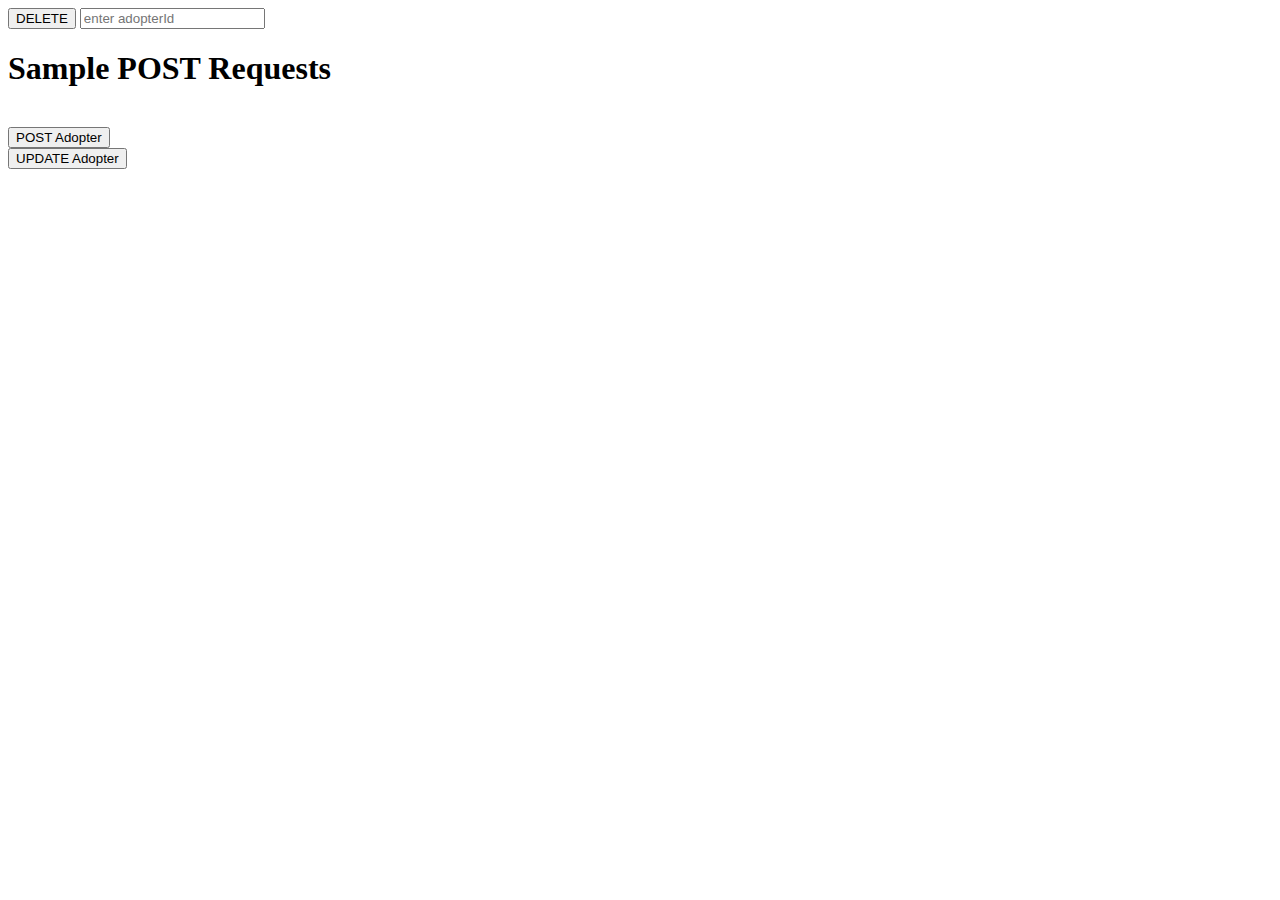
<file: Pawscue-Backend/Test-Frontend-Requests/index.html>
<!DOCTYPE html>
<html lang="en">
<head>
    <meta charset="UTF-8">
    <meta name="viewport" content="width=device-width, initial-scale=1.0">
    <title>Sample Requests</title>
</head>
<body>
    <button onclick=deleteAdopterRecord()>DELETE</button>
    <input type="text" placeholder="enter adopterId" id="adopterid-textbox">
    <h1>Sample POST Requests</h1>
    <p id="return-requests"></p>
    <br>
    <button id="bt-POST">POST Adopter</button>
    <br>
    <button id="bt-UPDATE">UPDATE Adopter</button>
    <script src="main.js"></script>
</body>
</html>
</file>
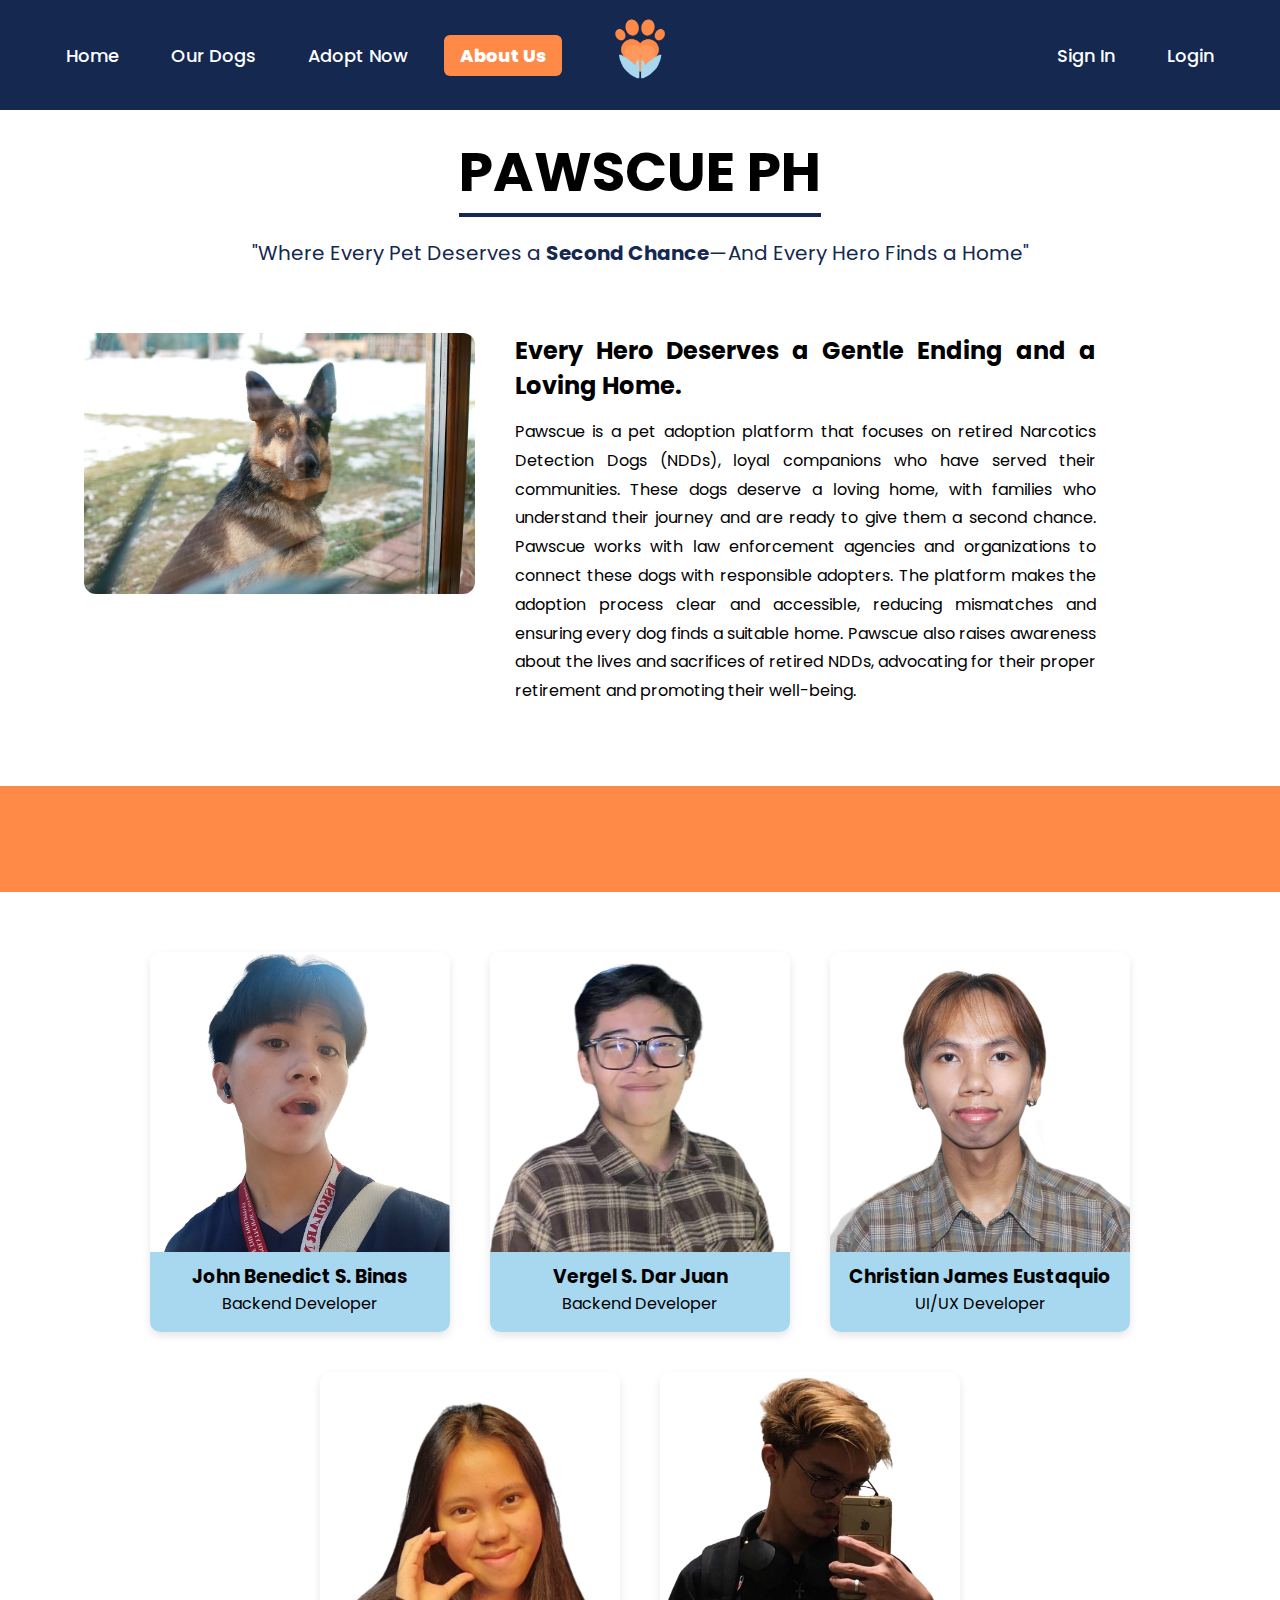
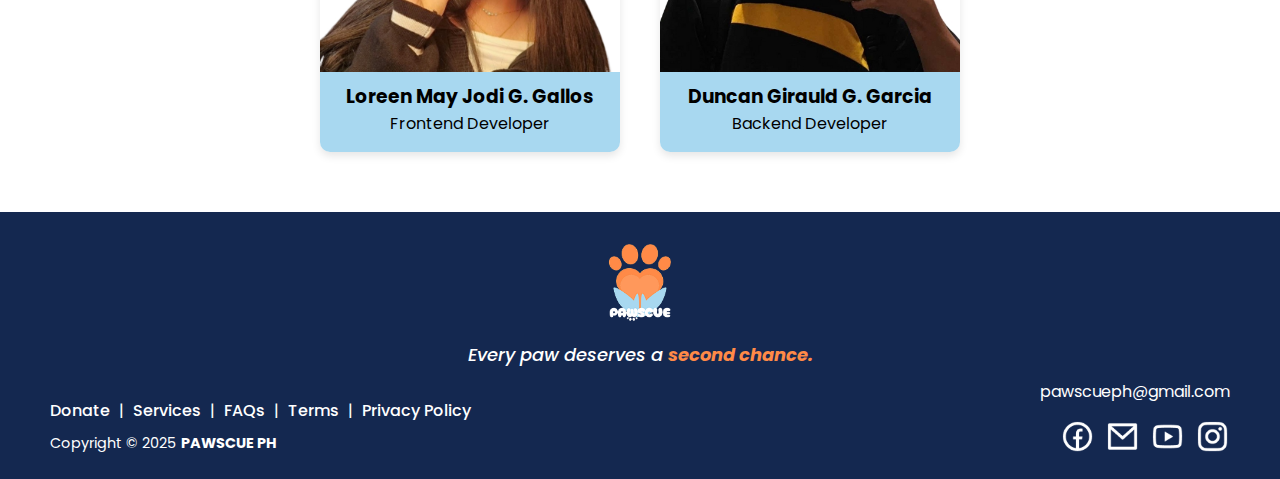
<file: PawscuePH/AboutUs.html>
<!DOCTYPE html>
<html lang="en">
  <head>
    <meta charset="UTF-8" />
    <meta name="viewport" content="width=device-width, initial-scale=1.0" />
    <title>PawscuePH</title>
    <link rel="stylesheet" href="AboutUs.css" />
    <link
      rel="stylesheet"
      href="https://cdnjs.cloudflare.com/ajax/libs/font-awesome/6.4.0/css/all.min.css"
    />
  </head>
  <body>
    <header>
      <nav class="navbar">
        <ul class="nav-menu">
          <li><a href="HomePage.html" class="nav-link">Home</a></li>
          <li><a href="OurDogs.html" class="nav-link">Our Dogs</a></li>
          <li><a href="AdoptNow.html" class="nav-link">Adopt Now</a></li>
          <li><a href="AboutUs.html" class="nav-link active">About Us</a></li>
        </ul>

        <ul class="nav-user">
          <li id="signInLink"><a href="SignIn.html" class="nav-link">Sign In</a></li>
          <li id="logInLink"><a href="LogIn.html" class="nav-link">Login</a></li>
          <li id="logoutContainer" class="hidden"><a href="#" class="nav-link" id="logoutBtn">Logout</a></li>
        </ul>
        <div class="nav-logo">
          <img src="Images/logo-pawscue.png" class="logo-img" alt="Logo" />
        </div>
        </nav>
      </header>

      
    <div class="heading">
      <h1>PAWSCUE PH</h1>
      <p>"Where Every Pet Deserves a <b>Second Chance</b>—And Every Hero Finds a Home"</p>
    </div>

    <div class="container">
      <section class="about">
        <div class="about-image">
          <img src="Images/img.jpg" alt="Pawscue Image" />
        </div>
        <div class="about-content">
          <h2>Every Hero Deserves a Gentle Ending and a Loving Home.</h2>
          <p>
            Pawscue is a pet adoption platform that focuses on retired Narcotics Detection Dogs (NDDs), loyal companions who have served their communities. These dogs deserve a loving home, with families who understand their journey and are ready to give them a second chance. Pawscue works with law enforcement agencies and organizations to connect these dogs with responsible adopters. The platform makes the adoption process clear and accessible, reducing mismatches and ensuring every dog finds a suitable home. Pawscue also raises awareness about the lives and sacrifices of retired NDDs, advocating for their proper retirement and promoting their well-being.
          </p>
        </div>
      </section>
    </div>

    <div class="marquee">
      <div>
        MEET OUR TEAM 🐾 MEET OUR TEAM 🐾 MEET OUR TEAM 🐾 MEET OUR TEAM 🐾
      </div>
    </div>

<div class="container">
  <div class="members">
    <div class="single-team">
      <div class="team-img">
        <img src="Images/Benedict.jpg" alt="John Benedict S. Binas" />
        <div class="team-info">
          <h3>John Benedict S. Binas</h3>
          <p>Backend Developer</p>
        </div>
        <p class="team-text">He is responsible for the <b>Database Management</b> and the <b>Backend development</b> of this project.</p>
      </div>
    </div>

    <div class="single-team">
      <div class="team-img">
        <img src="Images/Vergel.jpg" alt="Vergel S. Dar Juan" />
        <div class="team-info">
          <h3>Vergel S. Dar Juan</h3>
          <p>Backend Developer</p>
        </div>
        <p class="team-text">He is responsible for the <b>Database Management</b> and the <b>Backend development</b> of this project.</p>
      </div>
    </div>

    <div class="single-team">
      <div class="team-img">
        <img src="Images/CJ.jpg" alt="Christian James Eustaquio" />
        <div class="team-info">
          <h3>Christian James Eustaquio</h3>
          <p>UI/UX Developer</p>
        </div>
        <p class="team-text">He is responsible for the <b>UI/UX Design</b> and the <b>Frontend development</b> of this project.</p>
      </div>
    </div>

    <div class="single-team">
      <div class="team-img">
        <img src="Images/loreen.jpg" alt="Member 4" />
        <div class="team-info">
          <h3>Loreen May Jodi G. Gallos</h3>
          <p>Frontend Developer</p>
        </div>
        <p class="team-text">She is responsible for the <b>UI/UX Design</b> and the <b>Frontend development</b> of this project.</p>
      </div>
    </div>

    <div class="single-team">
      <div class="team-img">
        <img src="Images/Duncan.jpg" alt="Member 5" />
        <div class="team-info">
          <h3>Duncan Girauld G. Garcia</h3>
          <p>Backend Developer</p>
        </div>
        <p class="team-text">He is responsible for the <b>Database Management</b> and the <b>Backend development</b> of this project.</p>
      </div>
    </div>
  </div>
</div>

    <footer class="footer">
      <div class="footer-line top-line"></div>

      <div class="footer-upper">
        <div class="footer-logo">
          <img src="Images/logo name.png" alt="Pawscue PH Logo" />
          <p class="tagline"><em>Every paw deserves a <span>second chance.</span></em></p>
        </div>
      </div>

      <div class="footer-lower">
        <div class="footer-left">
          <div class="footer-links">
            <a href="#">Donate</a> |
            <a href="#">Services</a> |
            <a href="#">FAQs</a> |
            <a href="#">Terms</a> |
            <a href="#">Privacy Policy</a>
          </div>
          <p class="copyright">Copyright © 2025 <strong>PAWSCUE PH</strong></p>
        </div>

        <div class="footer-right">
          <p>pawscueph@gmail.com</p>
          <div class="social-icons">
            <a href="#"><img src="Images/fb.png" alt="Facebook" /></a>
            <a href="#"><img src="Images/mail.png" alt="Email" /></a>
            <a href="#"><img src="Images/youtube.png" alt="YouTube" /></a>
            <a href="#"><img src="Images/ig.png" alt="Instagram" /></a>
          </div>
        </div>
      </div>

      <div class="footer-line bottom-line"></div>
    </footer>  

    <script src="auth-navigation.js"></script>

  </body>
</html>
</file>
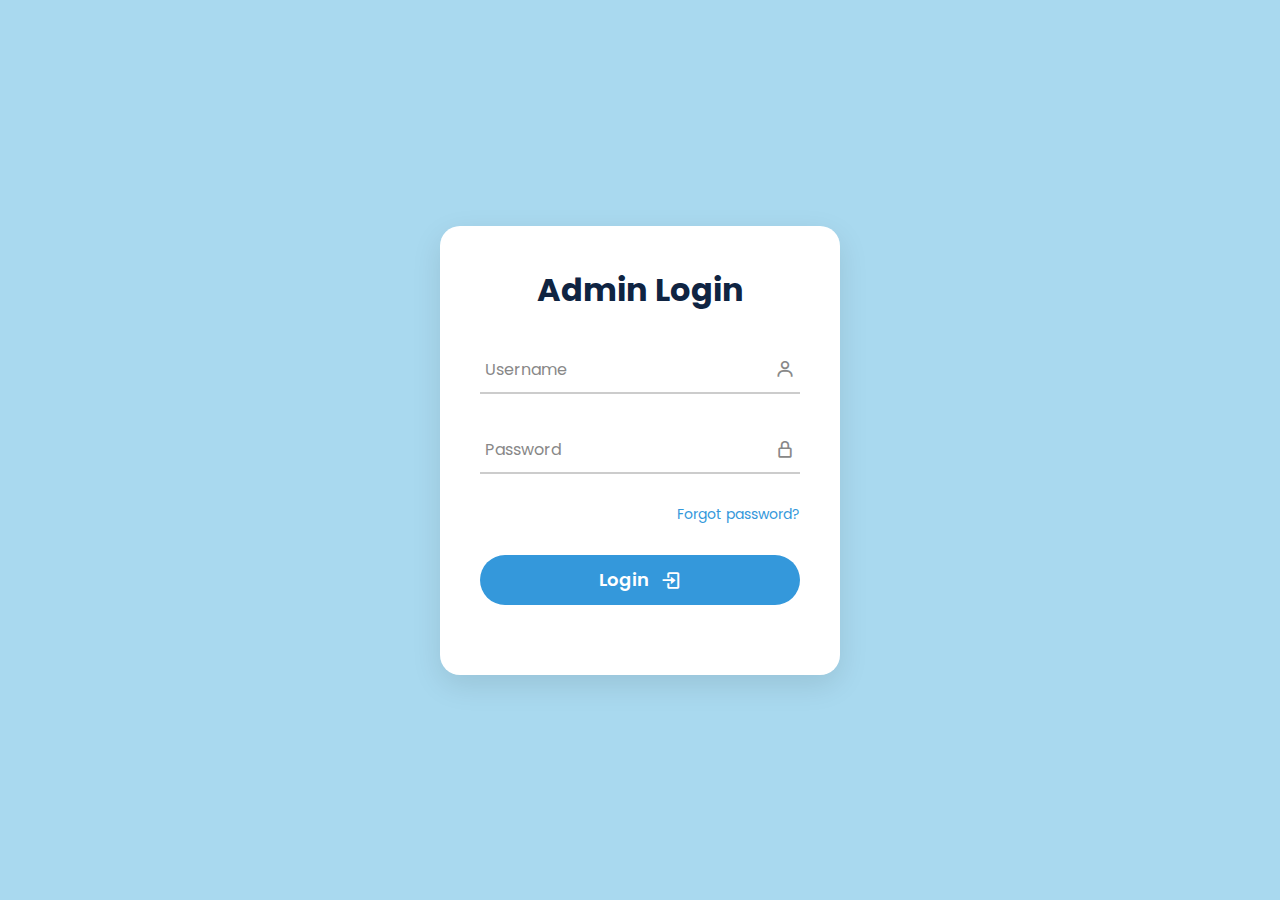
<file: PawscuePH/Admin LogIn.html>
<!DOCTYPE html>
<html lang="en">
<head>
    <meta charset="UTF-8">
    <meta name="viewport" content="width=device-width, initial-scale=1.0">
    <title>Admin Login - PawscuePH</title>
    <link rel="stylesheet" href="Admin LogIn.css"/>
    <link rel="stylesheet" href="https://cdnjs.cloudflare.com/ajax/libs/font-awesome/6.4.0/css/all.min.css"/>
    <link rel="stylesheet" href="https://unpkg.com/boxicons@2.1.4/css/boxicons.min.css">
</head>
<body>
    <main class="center-container">
      <div class="wrapper"> 
        <div class="form-header">
          <div class="titles">
            <div class="title-login">Admin Login</div>
          </div>
        </div>
        <form action="#" class="login form" autocomplete="off" id="loginForm">
          <div class="input-box">
            <input type="text" class="input-field" id="log-username" placeholder=" " required>
            <label for="log-username" class="label">Username</label>
            <i class='bx bx-user icon'></i>
          </div>

          <div class="input-box">
            <input type="password" class="input-field" id="log-password" placeholder=" " required>
            <label for="log-password" class="label">Password</label>
            <i class='bx bx-lock-alt icon'></i>
          </div>

          <div class="form-cols">
            <div class="col-1"></div>
            <div class="col-2">
              <a href="#" id="forgotPasswordLink">Forgot password?</a>
            </div>
          </div>
          <div class="input-box">
            <button type="submit" class="btn-submit" id="LogInBtn">Login <i class='bx bx-log-in' ></i></button>
          </div>
        </form>
      </div>
    </main>

    <!-- Forgot Password Modal -->
    <div id="forgotPasswordModal" class="modal-overlay" style="display:none;">
      <div class="modal-content">
        <span class="close-button" id="closeForgotModal">&times;</span>
        <h2>Forgot Password</h2>
        <form id="forgotPasswordForm">
          <p class="modal-message">Enter your username to receive a password reset link.</p>
          
          <div class="input-box">
            <input type="text" class="input-field" id="forgot-username" placeholder=" " required>
            <label for="forgot-username" class="label">Username</label>
            <i class='bx bx-user icon'></i>
          </div>
          
          <div class="modal-actions">
            <button type="submit" class="action-btn apply-btn" id="sendResetLinkBtn">Send Reset Link</button>
            <button type="button" class="action-btn clear-btn" id="cancelForgotModal">Cancel</button>
          </div>
        </form>
      </div>
    </div>

    <!-- Message Box for notifications (e.g., success/error) -->
    <div id="messageBox" class="message-box" style="display:none;"></div>

    <script src="Admin LogIn.js"></script>
</body>
</html>
</file>
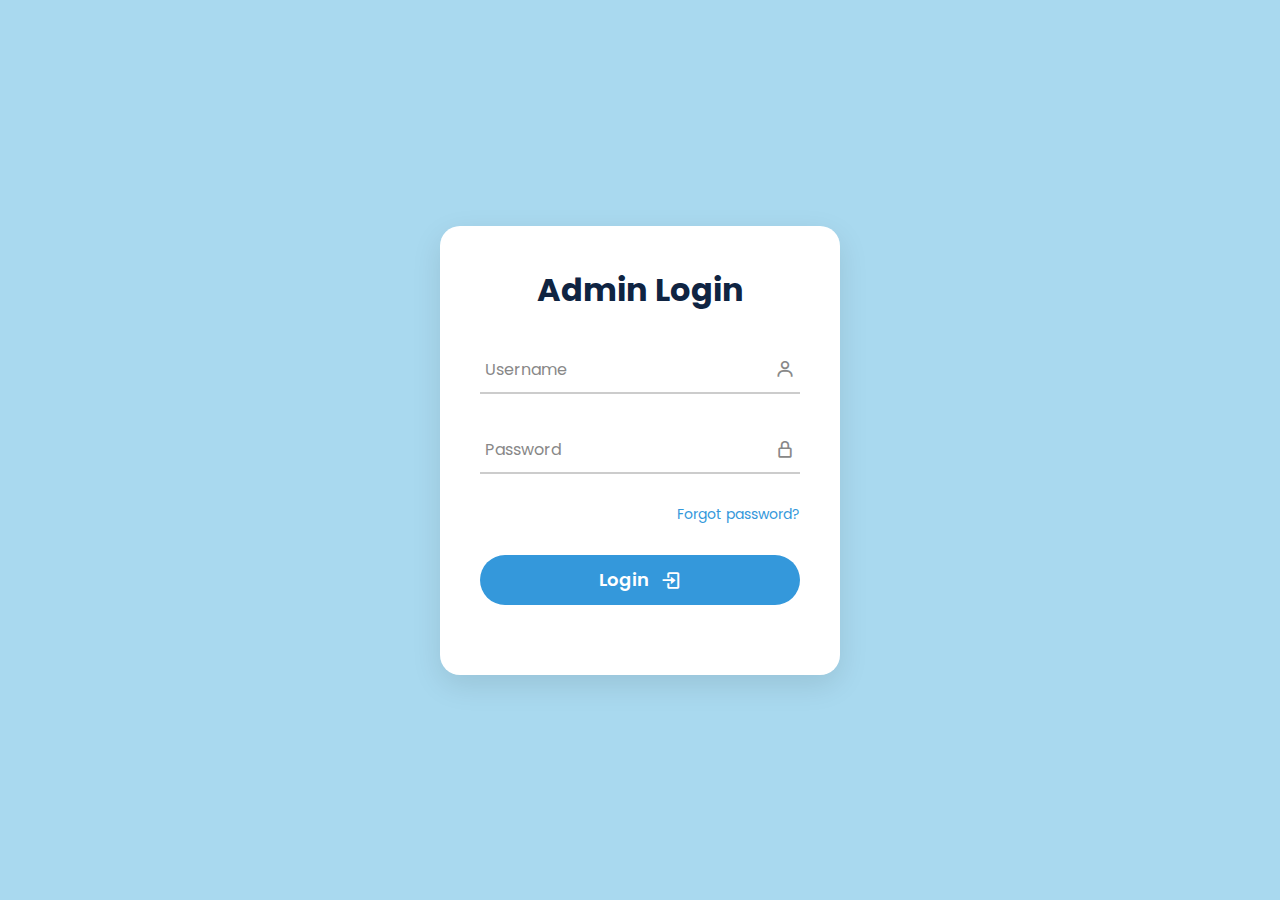
<file: PawscuePH/Admin.html>
<!DOCTYPE html>
<html lang="en">

<head>
    <meta charset="UTF-8">
    <meta name="viewport" content="width=device-width, initial-scale=1.0">
    <title>Admin</title>
    <link rel="stylesheet" href="Admin.css">
    <link rel="stylesheet" href="https://cdnjs.cloudflare.com/ajax/libs/font-awesome/6.5.0/css/all.min.css" />
</head>

<body>
    <div class="sidebar">
        <div class="nav-logo">
            <img src="Images/logo-pawscue.png" class="logo-img" alt="Logo" />
        </div>

        <ul class="nav-menu">
            <li class="nav-item">
                <a href="Admin.html" class="nav-link active">
                    <span class="nav-icon"><i class="fas fa-chart-pie"></i></span>
                    <span>Dashboard</span>
                </a>
            </li>
            <li class="nav-item">
                <a href="PetAdopter.html" class="nav-link">
                    <span class="nav-icon"><i class="fas fa-user"></i></span>
                    <span>Pet Adopter</span>
                </a>
            </li>
            <li class="nav-item">
                <a href="HouseInformation.html" class="nav-link">
                    <span class="nav-icon"><i class="fas fa-home"></i></span>
                    <span>House Information</span>
                </a>
            </li>
            <li class="nav-item">
                <a href="SpouseInformation.html" class="nav-link">
                    <span class="nav-icon"><i class="fas fa-user-friends"></i></span>
                    <span>Spouse Information</span>
                </a>
            </li>
            <li class="nav-item">
                <a href="HouseholdInformation.html" class="nav-link">
                    <span class="nav-icon"><i class="fas fa-users"></i></span>
                    <span>Household Information</span>
                </a>
            </li>
            <li class="nav-item">
                <a href="AdopterPetInformation.html" class="nav-link">
                    <span class="nav-icon"><i class="fas fa-paw"></i></span>
                    <span>Adopter Pets Information</span>
                </a>
            </li>
            <button class="logout-btn" id="logoutBtn">Log out</button>
        </ul>
    </div>

    <div class="main-content">
        <div class="dashboard-header">
            <h1 class="dashboard-title">Dashboard</h1>

            <div class="stats-grid">
                <div class="stat-card">
                    <div class="stat-number" id="totalUsersCount"></div>
                    <div class="stat-label">Total Users</div>
                    <div class="stat-icon"><i class="fas fa-user"></i></div>
                </div>
            </div>
        </div>

        <div class="content-section">
            <div class="controls">
                <label for="itemsPerPage">Show: </label>
                <select class="itemsPerPage" id="itemsPerPage">
                    <option value="10" selected>10</option>
                    <option value="20">20</option>
                    <option value="50">50</option>
                    <option value="100">100</option>
                </select>
                <div class="control-group">
                    <button class="control-btn sort-btn">Sort</button>
                </div>
                <div class="controls-info">
                    <span id="currentSortStatus" style="display: none; margin-left: 10px; font-style: italic;"></span>
                </div>

                <div class="search-filter">
                    <button class="filter-btn" id="openFilterBtn">Filter</button>
                    <div class="search-container">
                        <input type="text" class="search-box" placeholder="Search here">
                        <i class="fas fa-search search-icon"></i>
                    </div>
                </div>
            </div>

            <div class="data-area">
                <div class="table-container">
                    <table class="data-table">
                        <thead>
                            <tr>
                                <th>Adopter ID</th>
                                <th>Adopter Name</th>
                                <th>Contact Number</th>
                                <th>Email Address</th>
                                <th>Adopter Address ID</th>
                                <th>Home Address</th>
                                <th>City</th>
                                <th>State</th>
                                <th>Zip Code</th>
                                <th>Employment Status</th>
                                <th>Employer Name</th>
                                <th>Work Contact Number</th>
                                <th>Work Address</th>
                                <th>Working Hours</th>
                                <th>Spouse ID</th>
                                <th>Spouse Name</th>
                                <th>Spouse Employer Name</th>
                                <th>Spouse Work Contact Number</th>
                                <th>Spouse Work Address</th>
                                <th>Spouse Working Hours</th>
                                <th>Household Adult ID</th>
                                <th>Adult Name</th>
                                <th>Adult Allergy</th>
                                <th>Work Contact Number</th>
                                <th>Adult Employer</th>
                                <th>Adult Work Address</th>
                                <th>Pet Alone Hours</th>
                                <th>Pet Caretaker</th>
                                <th>Home Children Number</th>
                                <th>Housing Status</th>
                                <th>Home Pet Policy</th>
                                <th>Window Screens</th>
                                <th>Pet Living Area</th>
                                <th>Pet ID</th>
                                <th>Pet Breed</th>
                                <th>Pet Age</th>
                                <th>Surgical Sterilization</th>
                                <th>Years Owned</th>
                                <th>Pet Status</th>
                                <th>Vaccinated</th>
                                <th>Actions</th>
                            </tr>
                        </thead>
                        <tbody>
                        </tbody>
                    </table>
                </div>
            </div>
            <div class="pagination">
                <span class="pagination-text"></span>
                <!-- The pagination buttons will be dynamically generated here by JavaScript -->
            </div>
        </div>
    </div>

    <div id="filterModal" class="modal">
        <div class="modal-content">
            <span class="close-button" id="closeFilterBtn">&times;</span>
            <h2>Filter Options</h2>
            <form id="filterForm">
                <div class="filter-group">
                    <label for="city">City:</label>
                    <input type="text" id="city" name="city">
                </div>

                <div class="filter-group">
                    <label for="state">State:</label>
                    <input type="text" id="state" name="state">
                </div>

                <div class="filter-group">
                    <label for="adopterStatus">Adopter Status:</label>
                    <select id="adopterStatus" name="adopterStatus">
                        <option value="">Select Status</option>
                        <option value="Working">Working</option>
                        <option value="Retired">Retired</option>
                        <option value="Attending School">Attending School</option>
                        <option value="Homemaker">Homemaker</option>
                    </select>
                </div>

                <div class="filter-group">
                    <label>With Adults:</label>
                    <div class="radio-group">
                        <input type="radio" id="adultsYes" name="withAdults" value="Yes">
                        <label for="adultsYes">Yes</label>
                        <input type="radio" id="adultsNo" name="withAdults" value="No">
                        <label for="adultsNo">No</label>
                    </div>
                </div>

                <div class="filter-group checkbox-group">
                    <input type="checkbox" id="allergicAdults" name="allergicAdults" value="Yes">
                    <label for="allergicAdults">Allergic Adults</label>
                </div>

                <div class="filter-group">
                    <label for="petCaretaker">Pet Caretaker:</label>
                    <select id="petCaretaker" name="petCaretaker">
                        <option value="">Select Caretaker</option>
                        <option value="Self">Self</option>
                        <option value="Spouse">Spouse</option>
                        <option value="Roommate">Roommate</option>
                    </select>
                </div>

                <div class="filter-group">
                    <label for="houseStatus">House Status:</label>
                    <select id="houseStatus" name="houseStatus">
                        <option value="">Select Status</option>
                        <option value="Own">Own</option>
                        <option value="Rent">Rent</option>
                    </select>
                </div>

                <div class="filter-group">
                    <label>Allowed Dogs Policy:</label>
                    <div class="radio-group">
                        <input type="radio" id="dogsPolicyYes" name="allowedDogsPolicy" value="Yes">
                        <label for="dogsPolicyYes">Yes</label>
                        <input type="radio" id="dogsPolicyNo" name="allowedDogsPolicy" value="No">
                        <label for="dogsPolicyNo">No</label>
                    </div>
                </div>

                <div class="filter-group">
                    <label>Window Screens:</label>
                    <div class="radio-group">
                        <input type="radio" id="screensYes" name="windowScreens" value="Yes">
                        <label for="screensYes">Yes</label>
                        <input type="radio" id="screensNo" name="windowScreens" value="No">
                        <label for="screensNo">No</label>
                    </div>
                </div>

                <div class="filter-group">
                    <label for="petHousePolicy">Pet House Policy:</label>
                    <select id="petHousePolicy" name="petHousePolicy">
                        <option value="">Select Policy</option>
                        <option value="Indoors">Indoors</option>
                        <option value="Outdoors">Outdoors</option>
                    </select>
                </div>

                <div class="filter-group checkbox-group">
                    <input type="checkbox" id="vaccinatedPet" name="vaccinatedPet" value="Yes">
                    <label for="vaccinatedPet">Vaccinated Pet</label>
                </div>

                <div class="filter-group">
                    <label for="sterilization">Pet Surgical Sterilization:</label>
                    <select id="sterilization" name="sterilization">
                        <option value="">Select Status</option>
                        <option value="Spayed">Spayed</option>
                        <option value="Neutered">Neutered</option>
                        <option value="None">None</option>
                    </select>
                </div>

                <div class="filter-group">
                    <label for="petStatus">Pet Status:</label>
                    <select id="petStatus" name="petStatus">
                        <option value="">Select Status</option>
                        <option value="Alive">Alive</option>
                        <option value="Deceased">Deceased</option>
                        <option value="Rehomed">Rehomed</option>
                    </select>
                </div>

                <div class="filter-actions">
                    <button type="button" class="action-btn apply-btn" id="applyFilterBtn">Apply Filters</button>
                    <button type="button" class="action-btn clear-btn" id="clearFilterBtn">Clear Filters</button>
                </div>
            </form>
        </div>
    </div>

    <div id="deleteConfirmModal" class="modal-overlay">
        <div class="modal-content">
            <h3 class="modal-title">Confirm Deletion</h3>
            <p id="deleteModalMessage" class="modal-message">Are you sure you want to delete this record?</p>
            <div class="modal-actions">
                <button id="confirmDeleteBtn" class="action-btn delete-confirm-btn">Yes, Delete</button>
                <button id="cancelDeleteBtn" class="action-btn cancel-btn">Cancel</button>
            </div>
        </div>
    </div>

    <div id="sortModal" class="modal">
        <div class="modal-content">
            <span class="close-button" id="closeSortBtn">&times;</span>
            <h2>Sort Options</h2>
            <form id="sortForm">
                <div class="filter-group">
                    <label for="sortColumn">Sort By:</label>
                    <select id="sortColumn" name="sortColumn">
                        <option value="adopter.adopterId">Adopter ID</option>
                        <option value="adopter.adopterName">Adopter Name</option>
                        <option value="adopter.contactNum">Contact Number</option>
                        <option value="adopter.emailAddress">Email Address</option>
                        <option value="adopter.addressDetails.adopterAddressId">Adopter Address ID</option>
                        <option value="adopter.addressDetails.homeAddress">Home Address</option>
                        <option value="adopter.addressDetails.city">City</option>
                        <option value="adopter.addressDetails.state">State</option>
                        <option value="adopter.addressDetails.zipcode">Zip Code</option>
                        <option value="adopter.employmentStatus">Employment Status</option>
                        <option value="adopter.employerName">Employer Name</option>
                        <option value="adopter.workContactNum">Work Contact Number</option>
                        <option value="adopter.workAddress">Work Address</option>
                        <option value="adopter.workingHrs">Working Hours</option>
                        <option value="adopter.spouse.spouseId">Spouse ID</option>
                        <option value="adopter.spouse.spouseName">Spouse Name</option>
                        <option value="adopter.spouse.employerName">Spouse Employer Name</option>
                        <option value="adopter.spouse.workContactNum">Spouse Work Contact Number</option>
                        <option value="adopter.spouse.workAddress">Spouse Work Address</option>
                        <option value="adopter.spouse.workingHrs">Spouse Working Hours</option>
                        <option value="householdAdults.0.householdadultid">Household Adult ID (First)</option>
                        <option value="householdAdults.0.adultname">Adult Name (First)</option>
                        <option value="householdAdults.0.workcontactnum">Adult Work Contact Number (First)</option>
                        <option value="householdAdults.0.adultemployer">Adult Employer (First)</option>
                        <option value="householdAdults.0.adultworkaddress">Adult Work Address (First)</option>

                        <option value="adopter.petAloneHours">Pet Alone Hours</option>
                        <option value="adopter.petCareTaker">Pet Caretaker</option>
                        <option value="adopter.addressDetails.homeChildrenNum">Home Children Number</option>
                        <option value="adopter.addressDetails.housingStatus">Housing Status</option>

                        <option value="adopterPets.0.petid">Pet ID (First)</option>
                        <option value="adopterPets.0.petbreed">Pet Breed (First)</option>
                        <option value="adopterPets.0.petage">Pet Age (First)</option>
                        <option value="adopterPets.0.petspayneuterstatus">Surgical Sterilization (First)</option>
                        <option value="adopterPets.0.petyrsowned">Years Owned (First)</option>
                        <option value="adopterPets.0.petcurrentstatus">Pet Status (First)</option>
                    </select>
                </div>

                <div class="filter-group">
                    <label>Sort Direction:</label>
                    <div class="radio-group">
                        <input type="radio" id="sortDirectionAsc" name="sortDirection" value="asc" checked>
                        <label for="sortDirectionAsc">Ascending</label>
                        <input type="radio" id="sortDirectionDesc" name="sortDirection" value="desc">
                        <label for="sortDirectionDesc">Descending</label>
                    </div>
                </div>

                <div class="filter-actions">
                    <button type="button" class="action-btn apply-btn" id="applySortBtn">Apply Sort</button>
                    <button type="button" class="action-btn clear-btn" id="clearSortSortBtn">Clear Sort</button>
                </div>
            </form>
        </div>
    </div>

    <script src="AuthGuard.js"></script>
    <script src="Admin.js"></script>
</body>

</html>
</file>
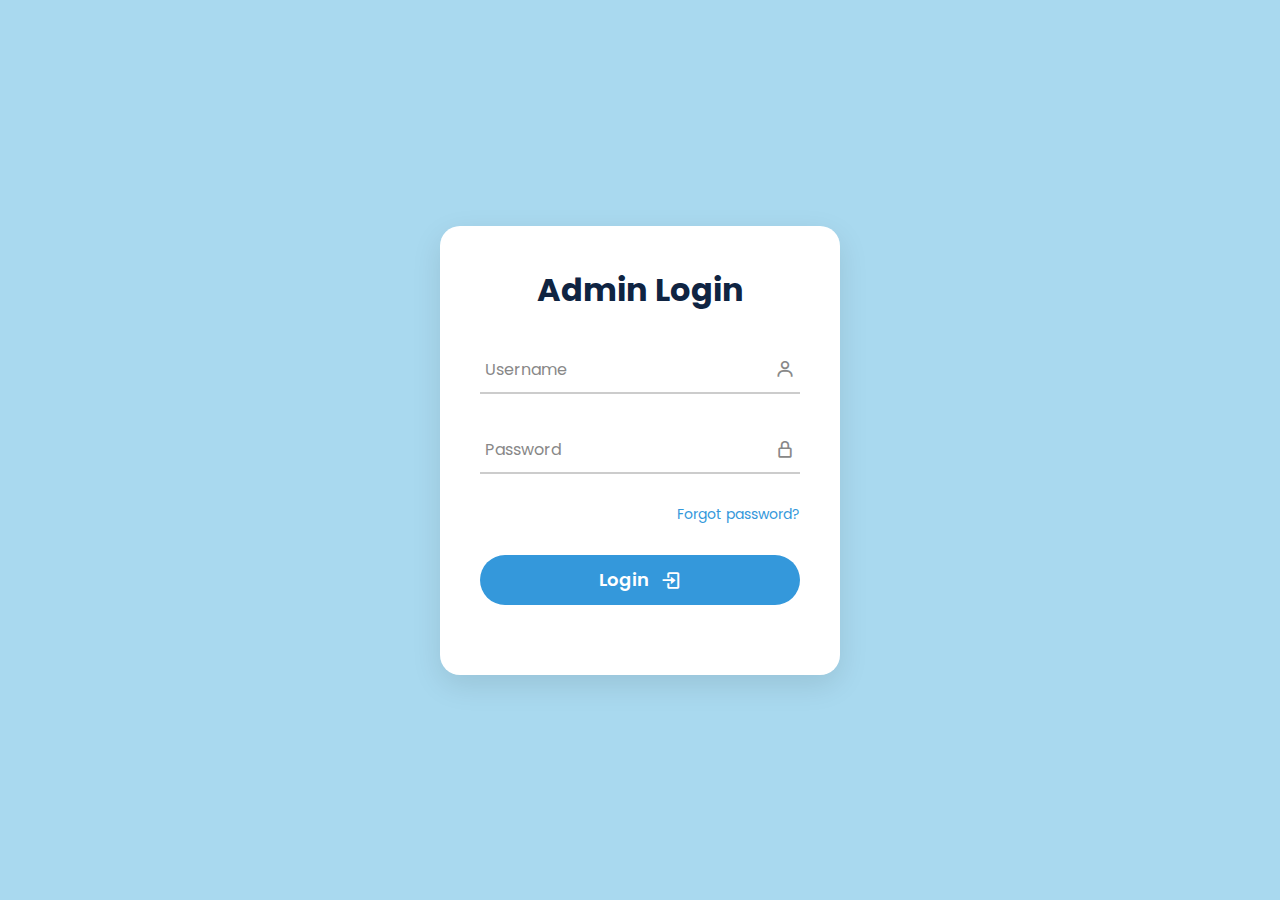
<file: PawscuePH/AdopterPetInformation.html>
<!DOCTYPE html>
<html lang="en">
<head>
  <meta charset="UTF-8" />
  <meta name="viewport" content="width=device-width, initial-scale=1.0"/>
  <title>Adopter Pet Information</title>
  <link rel="stylesheet" href="Admin.css" />
  <link rel="stylesheet" href="https://cdnjs.cloudflare.com/ajax/libs/font-awesome/6.5.0/css/all.min.css" />
</head>
<body>
  <div class="sidebar">
    <div class="nav-logo">
      <img src="Images/logo-pawscue.png" class="logo-img" alt="Logo" />
    </div>

    <ul class="nav-menu">
      <li class="nav-item"><a href="Admin.html" class="nav-link"><i class="fas fa-chart-pie nav-icon"></i><span>Dashboard</span></a></li>
      <li class="nav-item"><a href="PetAdopter.html" class="nav-link"><i class="fas fa-user nav-icon"></i><span>Pet Adopter</span></a></li>
      <li class="nav-item"><a href="HouseInformation.html" class="nav-link"><i class="fas fa-home nav-icon"></i><span>House Information</span></a></li>
      <li class="nav-item"><a href="SpouseInformation.html" class="nav-link"><i class="fas fa-user-friends nav-icon"></i><span>Spouse Information</span></a></li>
      <li class="nav-item"><a href="HouseholdInformation.html" class="nav-link"><i class="fas fa-users nav-icon"></i><span>Household Information</span></a></li>
      <li class="nav-item"><a href="AdopterPetInformation.html" class="nav-link active"><i class="fas fa-paw nav-icon"></i><span>Adopter Pets Information</span></a></li>
      <button class="logout-btn" id = "logoutBtn">Log out</button>
    </ul>
  </div>

  <div class="main-content">
    <div class="dashboard-header">
      <h1 class="dashboard-title">Adopter Pet Information</h1>

      <div class="controls">
        <label for="itemsPerPage">Show:</label>
        <select id="itemsPerPage" class="itemsPerPage">
          <option value="10" selected>10</option>
          <option value="20">20</option>
          <option value="50">50</option>
          <option value="100">100</option>
        </select>
        <div class="control-group">
            <button class="control-btn sort-btn">Sort</button>
        </div>
        <div class="controls-info">
            <span id="currentSortStatus" style="display: none; margin-left: 10px; font-style: italic;"></span>
        </div>

        <div class="search-filter">
            <button class="filter-btn" id="openFilterBtn">Filter</button>
            <div class="search-container">
                <input type="text" class="search-box" placeholder="Search here">
                <i class="fas fa-search search-icon"></i>
            </div>
        </div>
      </div>
    </div>

    <div class="content-section">
      <div class="table-container">
        <table class="data-table">
          <thead>
            <tr>
              <th>Pet ID</th>
              <th>Pet Breed</th>
              <th>Pet Age</th>
              <th>Surgical Sterilization</th>
              <th>Years Owned</th>
              <th>Pet Status</th>
              <th>Pet Vaccination</th>
              <th>Adopter ID</th>
            </tr>
          </thead>
          <tbody>
            <!-- Dynamic data rows go here -->
          </tbody>
        </table>
      </div>

      <div class="pagination">
        <span class="pagination-text"></span>
        <div class="pagination-controls">
          <button class="pagination-btn"><i class="fas fa-chevron-left"></i></button>
          <button class="pagination-btn active"><i class="fas fa-chevron-up"></i></button>
          <button class="pagination-btn"><i class="fas fa-chevron-down"></i></button>
          <button class="pagination-btn"><i class="fas fa-chevron-right"></i></button>
        </div>
      </div>
    </div>
  </div>

  <div id="filterModal" class="modal">
        <div class="modal-content">
            <span class="close-button" id="closeFilterBtn">&times;</span>
            <h2>Filter Options</h2>
            <form id="filterForm">
                <div class="filter-group checkbox-group">
                    <input type="checkbox" id="vaccinatedPet" name="vaccinatedPet" value="Yes">
                    <label for="vaccinatedPet">Vaccinated Pet</label>
                </div>

                <div class="filter-group">
                    <label for="sterilization">Pet Surgical Sterilization:</label>
                    <select id="sterilization" name="sterilization">
                        <option value="">Select Status</option>
                        <option value="Spayed">Spayed</option>
                        <option value="Neutered">Neutered</option>
                        <option value="None">None</option>
                    </select>
                </div>

                <div class="filter-group">
                    <label for="petStatus">Pet Status:</label>
                    <select id="petStatus" name="petStatus">
                        <option value="">Select Status</option>
                        <option value="Alive">Alive</option>
                        <option value="Deceased">Deceased</option>
                        <option value="Rehomed">Rehomed</option>
                    </select>
                </div>

                <div class="filter-actions">
                    <button type="button" class="action-btn apply-btn" id="applyFilterBtn">Apply Filters</button>
                    <button type="button" class="action-btn clear-btn" id="clearFilterBtn">Clear Filters</button>
                </div>
            </form>
        </div>
    </div>

    <div id="sortModal" class="modal">
        <div class="modal-content">
            <span class="close-button" id="closeSortBtn">&times;</span>
            <h2>Sort Options</h2>
            <form id="sortForm">
                <div class="filter-group">
                    <label for="sortColumn">Sort By:</label>
                    <select id="sortColumn" name="sortColumn">
                        <option value="petid">Pet ID</option>
                        <option value="petbreed">Pet Breed</option>
                        <option value="petage">Pet Age</option>
                        <option value="petspayneuterstatus">Surgical Sterilization</option>
                        <option value="petyrsowned">Years Owned</option>
                        <option value="petcurrentstatus">Pet Status</option>
                        <option value="adopterid">Adopter ID</option>
                    </select>
                </div>

                <div class="filter-group">
                    <label>Sort Direction:</label>
                    <div class="radio-group">
                        <input type="radio" id="sortDirectionAsc" name="sortDirection" value="asc" checked>
                        <label for="sortDirectionAsc">Ascending</label>
                        <input type="radio" id="sortDirectionDesc" name="sortDirection" value="desc">
                        <label for="sortDirectionDesc">Descending</label>
                    </div>
                </div>

                <div class="filter-actions">
                    <button type="button" class="action-btn apply-btn" id="applySortBtn">Apply Sort</button>
                    <button type="button" class="action-btn clear-btn" id="clearSortSortBtn">Clear Sort</button>
                </div>
            </form>
        </div>
    </div>

  <script src="AuthGuard.js"></script>
  <script src="AdopterPetInformation.js"></script>
  
</body>
</html>
</file>
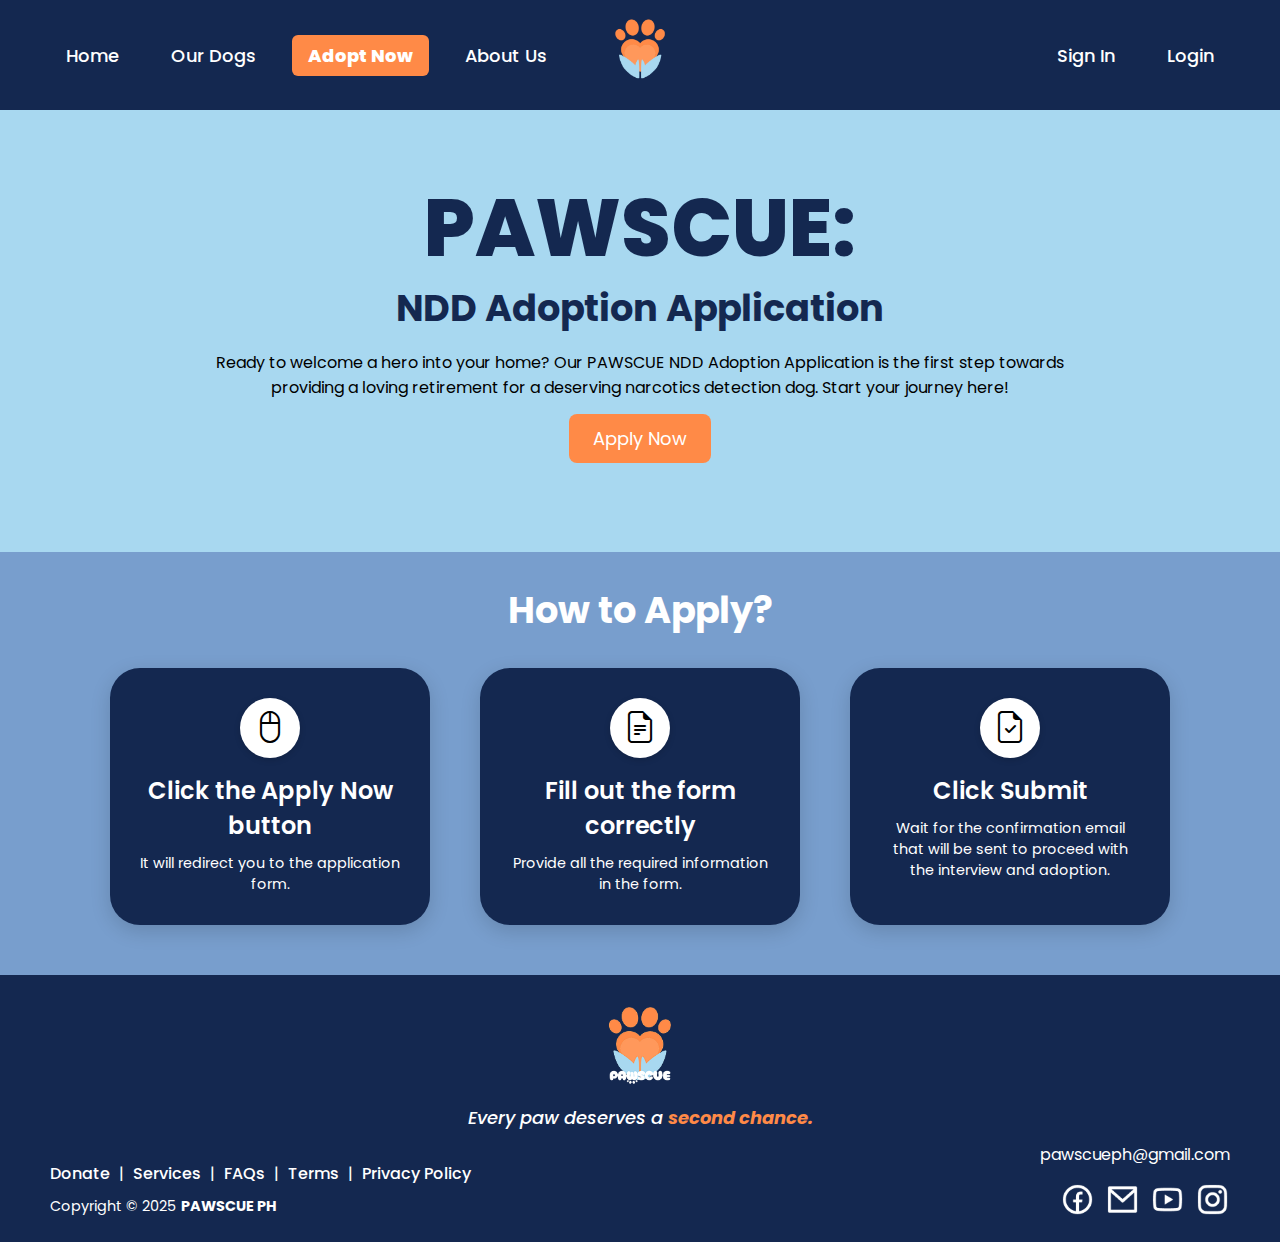
<file: PawscuePH/AdoptNow.html>
<!DOCTYPE html>
<html lang="en">
<head>
    <meta charset="UTF-8">
    <meta name="viewport" content="width=device-width, initial-scale=1.0">
    <title>PawscuePH - Adopt Now</title>
    <link rel="stylesheet" href="AdoptNow.css">
    <link rel="stylesheet" href="https://cdn.jsdelivr.net/npm/bootstrap-icons@1.11.3/font/bootstrap-icons.min.css">
    </head>
<body>
  <header>
    <nav class="navbar">
      <ul class="nav-menu">
        <li><a href="HomePage.html" class="nav-link">Home</a></li>
        <li><a href="OurDogs.html" class="nav-link">Our Dogs</a></li>
        <li><a href="AdoptNow.html" class="nav-link active">Adopt Now</a></li>
        <li><a href="AboutUs.html" class="nav-link">About Us</a></li>
      </ul>

      <div class="nav-logo">
        <img src="Images/logo-pawscue.png" class="logo-img" alt="Pawscue PH Logo">
      </div>

      <ul class="nav-user">
        <li><a href="SignIn.html" class="nav-link" id="signInLink">Sign In</a></li>
        <li><a href="LogIn.html" class="nav-link" id="logInLink">Login</a></li>
        <li id="logoutContainer" class="hidden"><a href="#" class="nav-link" id="logoutBtn">Logout</a></li>
      </ul>
    </nav>
  </header>

  <section class="hero-section" id="heroSection">
    <div class="hero-content">
      <h1 class="hero-title">PAWSCUE:</h1>
      <h2 class="hero-subtitle">NDD Adoption Application</h2>
      <p class="hero-description">
        Ready to welcome a hero into your home? Our PAWSCUE NDD Adoption Application is the first step towards providing a loving retirement for a deserving narcotics detection dog. Start your journey here!
      </p>
      <a href="javascript:void(0)" class="apply-btn" id="applyNowBtn">Apply Now</a>
    </div>
  </section>

  <section class="how-to-apply" id="howToApplySection">
    <h2>How to Apply?</h2>
    <div class="apply-steps">
      <div class="step">
        <div class="icon"><i class="bi bi-mouse2"></i></div>
        <h3>Click the Apply Now button</h3>
        <p>It will redirect you to the application form.</p>
      </div>
      <div class="step">
        <div class="icon"><i class="bi bi-file-earmark-text"></i></div>
        <h3>Fill out the form correctly</h3>
        <p>Provide all the required information in the form.</p>
      </div>
      <div class="step">
        <div class="icon"><i class="bi bi-file-earmark-check"></i></div>
        <h3>Click Submit</h3>
        <p>Wait for the confirmation email that will be sent to proceed with the interview and adoption.</p>
      </div>
    </div>
  </section>


  <div class="container hidden" id="applicationFormContainer">
      <h1>ADOPTION APPLICATION</h1>
      <p class="required-fields-note">
        "<span class="asterisk">*</span>" indicates required fields
      </p>

      <form id="adoptionForm">
        <span class="close-button form-close-button hidden">&times;</span>
        <span class="close-button viewform-close-button hidden">&times;</span>
        <fieldset class="section">
          <legend>Applicant's Information</legend>
          <div class="form-row">
            <div class="form-group full-width">
              <label for="adopterName">Name<span class="required">*</span></label>
              <input type="text" id="adopterName" placeholder="First Name MI. Last" required>
            </div>
          </div>

          <div class="form-row">
            <div class="form-group half-width">
              <label for="contactNumber">Contact Number<span class="required">*</span></label>
              <input type="text" id="contactNumber" placeholder="Telephone/Cellular Phone Number" required>
            </div>
            <div class="form-group half-width">
              <label for="emailAddress">Email Address<span class="required">*</span></label>
              <input type="email" id="emailAddress" placeholder="Email address" required>
            </div>
          </div>

          <div class="form-group">
            <label>Are you?<span class="required">*</span></label>
            <div class="radio-group">
              <input type="radio" id="working" name="employmentStatus" value="Working" required>
              <label for="working">Working</label>
              <input type="radio" id="retired" name="employmentStatus" value="Retired">
              <label for="retired">Retired</label>
              <input type="radio" id="attendingSchool" name="employmentStatus" value="Attending School">
              <label for="attendingSchool">Attending School</label>
              <input type="radio" id="homemaker" name="employmentStatus" value="Homemaker">
              <label for="homemaker">Homemaker</label>
            </div>
          </div>

          <div class="form-row">
            <div class="form-group half-width">
              <label for="employerName">Employer's name</label>
              <input type="text" id="employerName" placeholder="First Name MI. Last Name">
            </div>
            <div class="form-group half-width">
              <label for="workContactNumber">Work Contact Number</label>
              <input type="text" id="workContactNumber" placeholder="Telephone/Cellular Phone Number">
            </div>
          </div>

          <div class="form-row">
            <div class="form-group large-width">
              <label for="companyAddress">Company Address</label>
              <input type="text" id="companyAddress" placeholder="Street, Barangay/Subdivision, City/Municipality, Province">
            </div>
            <div class="form-group small-width">
              <label for="workingHours">Working Hours</label>
              <input type="text" id="workingHours" placeholder="Number of working hours">
            </div>
          </div>
        </fieldset>

        <fieldset class="section">
          <div class="form-group">
            <label>Do you have a spouse?<span class="required">*</span></label>
            <div class="radio-group">
              <input type="radio" id="spouseYes" name="hasSpouse" value="Yes" required>
              <label for="spouseYes">Yes</label>
              <input type="radio" id="spouseNo" name="hasSpouse" value="No">
              <label for="spouseNo">No</label>
            </div>
          </div>
        </fieldset>

        <fieldset id="spouseInformationSection" class="section hidden">
          <legend>Spouse Information</legend>
          <div class="form-group full-width">
            <label for="spouseName">Spouse name<span class="required">*</span></label>
            <input type="text" id="spouseName" placeholder="First Name MI. Last Name">
          </div>

          <div class="form-row">
            <div class="form-group half-width">
              <label for="spouseEmployerName">Employer's name</label>
              <input type="text" id="spouseEmployerName" placeholder="First Name MI. Last Name">
            </div>
            <div class="form-group half-width">
              <label for="spouseWorkContactNumber">Work Contact Number</label>
              <input type="text" id="spouseWorkContactNumber" placeholder="Telephone/Cellular Phone Number">
            </div>
          </div>

          <div class="form-row">
            <div class="form-group large-width">
              <label for="spouseCompanyAddress">Company Address</label>
              <input type="text" id="spouseCompanyAddress" placeholder="Street, Barangay/Subdivision, City/Municipality, Province">
            </div>
            <div class="form-group small-width">
              <label for="spouseWorkingHours">Working Hours</label>
              <input type="text" id="spouseWorkingHours" placeholder="Number of working hours">
            </div>
          </div>
        </fieldset>

        <fieldset class="section">
          <legend>House Information</legend>
          <div class="form-group full-width">
              <label for="homeAddress">Home Address<span class="required">*</span></label>
              <input type="text" id="homeAddress" placeholder="Street, Barangay/Subdivision" required>
          </div>

          <div class="form-row">
              <div class="form-group third-width">
                  <label for="city">City<span class="required">*</span></label>
                  <input type="text" id="city" placeholder="- Input City Name -" required>
              </div>
              <div class="form-group third-width">
                  <label for="state">State<span class="required">*</span></label>
                  <input type="text" id="state" placeholder="- Input Province Name -" required>
              </div>
              <div class="form-group third-width">
                <label for="zipcode">Zipcode<span class="required">*</span></label>
                <input type="text" id="zipcode" placeholder="- Input Zipcode -" required>
              </div>
          </div>

          <div class="form-row pets-screen-row">
            <div class="form-group-screen narrow-width">
              <label>Do you?<span class="required">*</span></label>
              <div class="radio-group">
                <input type="radio" id="doYouOwn" name="doYou" value="Own" required>
                <label for="doYouOwn">Own</label>
                <input type="radio" id="doYouRent" name="doYou" value="Rent">
                <label for="doYouRent">Rent</label>
              </div>
            </div>
            <div class="form-group landlord-width">
              <label>Does your landlord/lease or co-op allow pets?<span class="required">*</span></label>
              <div class="radio-group">
                <input type="radio" id="landlordYes" name="landlordPets" value="ALLOWED" required>
                <label for="landlordYes">Yes</label>
                <input type="radio" id="landlordNo" name="landlordPets" value="NOT ALLOWED">
                <label for="landlordNo">No</label>
              </div>
            </div>
            <div class="form-group-screen screens-width">
              <label>Do you have screens on your windows?<span class="required">*</span></label>
              <div class="radio-group">
                <input type="radio" id="screensYes" name="hasScreens" value=true required>
                <label for="screensYes">Yes</label>
                <input type="radio" id="screensNo" name="hasScreens" value=false>
                <label for="screensNo">No</label>
              </div>
            </div>
          </div>

          <div class="form-row">
            <div class="form-group half-width">
              <label for="numChildren">How many children are at home<span class="required">*</span></label>
              <input type="number" id="numChildren" min="0" required>
            </div>
            <div class="form-group half-width">
              <label>Where will your be your pet kept primarily?<span class="required">*</span></label>
              <div class="radio-group">
                <input type="radio" id="petInside" name="petKept" value="Indoors" required>
                <label for="petInside">Indoors</label>
                <input type="radio" id="petOutside" name="petKept" value="Outdoors">
                <label for="petOutside">Outdoors</label>
              </div>
            </div>
          </div>

          <div class="form-row">
            <div class="form-group half-width">
              <label for="maxHoursAlone">Maximum number of hours NDD will be left alone daily?<span class="required">*</span></label>
              <input type="number" id="maxHoursAlone" min="0" required>
            </div>
            <div class="form-group half-width">
              <label>Who will be the caretaker for the pet?<span class="required">*</span></label>
              <div class="radio-group">
                <input type="radio" id="caretakerSelf" name="caretaker" value="Self" required>
                <label for="caretakerSelf">Self</label>
                <input type="radio" id="caretakerSpouse" name="caretaker" value="Spouse">
                <label for="caretakerSpouse">Spouse</label>
                <input type="radio" id="caretakerRoommate" name="caretaker" value="Roommate">
                <label for="caretakerRoommate">Roommate</label>
              </div>
            </div>
          </div>
        </fieldset>

        <fieldset class="section">
          <div class="form-group">
            <label>Are there any other adults living in the household?<span class="required">*</span></label>
            <div class="radio-group">
              <input type="radio" id="otherAdultsYes" name="otherAdults" value="Yes" required>
              <label for="otherAdultsYes">Yes</label>
              <input type="radio" id="otherAdultsNo" name="otherAdults" value="No">
              <label for="otherAdultsNo">No</label>
            </div>
          </div>
      </fieldset>

      <fieldset id="adultInformationSection" class="section hidden">
        <legend>Adult Information</legend>
        <div class="adult-info-entry">
          <div class="form-group full-width">
            <label for="adultName_0">Name<span class="required">*</span></label>
            <input type="text" id="adultName_0" class="adult-name" placeholder="First Name MI. Last Name">
          </div>
          <div class="form-group full-width">
            <label>Working?<span class="required">*</span></label>
            <div class="radio-group">
              <input type="radio" id="adultWorkingYes_0" name="adultWorking_0" value=true class="adult-working" required>
              <label for="adultWorkingYes_0">Yes</label>
              <input type="radio" id="adultWorkingNo_0" name="adultWorking_0" value=false class="adult-working">
              <label for="adultWorkingNo_0">No</label>
            </div>
          </div>
          <div class="form-row">
            <div class="form-group half-width">
              <label for="adultEmployerName_0">Employer's name<span class="required">*</span></label>
              <input type="text" id="adultEmployerName_0" class="adult-employer-name" placeholder="First Name MI. Last Name">
            </div>
            <div class="form-group half-width">
              <label for="adultWorkContactNumber_0">Work Contact Number<span class="required">*</span></label>
              <input type="text" id="adultWorkContactNumber_0" class="adult-work-contact-number" placeholder="Telephone/Cellular Phone Number">
            </div>
          </div>
          <div class="form-row">
            <div class="form-group large-width">
              <label for="adultCompanyAddress_0">Company Address<span class="required">*</span></label>
              <input type="text" id="adultCompanyAddress_0" class="adult-company-address" placeholder="street, barangay/subdivision, city/municipality, province">
            </div>
          </div>
        
          <div class="form-group">
            <label>Are you allergic to pets?<span class="required">*</span></label>
            <div class="radio-group">
              <input type="radio" id="adultAllergicYes_0" name="adultAllergic_0" value=true class="adult-allergic" required>
              <label for="adultAllergicYes_0">Yes</label>
              <input type="radio" id="adultAllergicNo_0" name="adultAllergic_0" value=false class="adult-allergic">
              <label for="adultAllergicNo_0">No</label>
            </div>
          </div>
          </div>
        <div id="additionalAdultsContainer"></div>

        <div class="button-container">
            <button type="button" id="addAdultButton" class="add-button">
                <i class="bi bi-plus-circle"></i>
            </button>
        </div>
      </fieldset>

      <fieldset class="section">
        <div class="form-group">
          <label>Do you own or have you owned other dog?<span class="required">*</span></label>
          <div class="radio-group">
            <input type="radio" id="ownedDogYes" name="ownedDog" value="Yes" required>
            <label for="ownedDogYes">Yes</label>
            <input type="radio" id="ownedDogNo" name="ownedDog" value="No">
            <label for="ownedDogNo">No</label>
          </div>
        </div>
      </fieldset>

      <fieldset id="petInformationSection" class="section hidden">
        <legend>Pet Information</legend>
        <div class="pet-info-entry">
          <div class="form-row">
            <div class="form-group third-width">
              <label for="petBreed_0">Breed<span class="required">*</span></label>
              <input type="text" id="petBreed_0" class="pet-breed" required>
            </div>
            <div class="form-group third-width">
              <label for="petAge_0">Age<span class="required">*</span></label>
              <input type="number" id="petAge_0" class="pet-age" min="0" required>
            </div>
            <div class="form-group third-width">
              <label>Spay/Neuter?<span class="required">*</span></label>
              <div class="radio-group">
                <input type="radio" id="spay_0" name="spayNeuter_0" value="Spayed" required>
                <label for="spay_0">Spay</label>
                <input type="radio" id="neuter_0" name="spayNeuter_0" value="Neutered">
                <label for="neuter_0">Neuter</label>
                <input type="radio" id="neither_0" name="spayNeuter_0" value="None">
                <label for="neither_0">None</label>
              </div>
            </div>
          </div>

          <div class="form-row">
            <div class="form-group half-width">
              <label for="yearsOwned_0">Years owned<span class="required">*</span></label>
              <input type="number" id="yearsOwned_0" class="pet-years-owned" min="0" required>
            </div>
            <div class="form-group half-width">
              <label>Pet Status<span class="required">*</span></label>
              <div class="radio-group">
                <input type="radio" id="alive_0" name="petStatus_0" value="Alive" required>
                <label for="alive_0">Alive</label>
                <input type="radio" id="deceased_0" name="petStatus_0" value="Deceased">
                <label for="deceased_0">Deceased</label>
                <input type="radio" id="rehomed_0" name="petStatus_0" value="Rehomed">
                <label for="rehomed_0">Rehomed</label>
              </div>
            </div>
          </div>

          <div class="form-group">
            <label>Is it Vaccinated?<span class="required">*</span></label>
            <div class="radio-group">
              <input type="radio" id="vaccinatedYes_0" name="vaccinated_0" value=true required>
              <label for="vaccinatedYes_0">Yes</label>
              <input type="radio" id="vaccinatedNo_0" name="vaccinated_0" value=false>
              <label for="vaccinatedNo_0">No</label>
            </div>
          </div>
        </div>
        <div id="additionalPetsContainer"></div>
        <div class="button-container">
          <button type="button" id="addPetButton" class="add-button">
            <i class="bi bi-plus-circle"></i>
          </button>
        </div>
      </fieldset>

      <div class="form-actions" style="margin-top: 20px; text-align: center;">
            <button type="submit" class="submit-btn" id="submitApplicationButton">Submit Application</button>
            <button type="edit" class="edit-btn hidden" id="editSubmissionButton">Edit Information</button>
            <button type="button" class="save-btn hidden" id="saveChangesButton">Save Changes</button>
            <button type="button" class="delete-btn hidden" id="deleteSubmissionButton">Delete Information</button>
        </div>
    </form>
  </div>

  <footer class="footer">
      <div class="footer-line top-line"></div>

      <div class="footer-upper">
          <div class="footer-logo">
              <img src="Images/logo name.png" alt="Pawscue PH Logo" />
              <p class="tagline"><em>Every paw deserves a <span>second chance.</span></em></p>
          </div>
      </div>

      <div class="footer-lower">
          <div class="footer-left">
              <div class="footer-links">
                  <a href="#">Donate</a> |
                  <a href="#">Services</a> |
                  <a href="#">FAQs</a> |
                  <a href="#">Terms</a> |
                  <a href="#">Privacy Policy</a>
              </div>
              <p class="copyright">Copyright © 2025 <strong>PAWSCUE PH</strong></p>
          </div>

          <div class="footer-right">
              <p>pawscueph@gmail.com</p>
              <div class="social-icons">
                  <a href="#"><img src="Images/fb.png" alt="Facebook" /></a>
                  <a href="#"><img src="Images/mail.png" alt="Email" /></a>
                  <a href="#"><img src="Images/youtube.png" alt="YouTube" /></a>
                  <a href="#"><img src="Images/ig.png" alt="Instagram" /></a>
              </div>
          </div>
      </div>

      <div class="footer-line bottom-line"></div>
  </footer>

  <div id="confirmationModal" class="modal">
    <div class="modal-content">
        <span class="close-button">&times;</span>
        <div class="modal-header">
            <h2>Application Submission Confirmation</h2>
        </div>
        <div class="modal-body">
            <p>Are you sure you want to submit this form?</p>
        </div>
        <div class="modal-footer">
            <button id="cancelSubmission" class="modal-button cancel-button">Cancel</button>
            <button id="confirmSubmission" class="modal-button submit-button">Submit</button>
        </div>
    </div>
  </div>

  <div id="updateConfirmationModal" class="modal">
    <div class="modal-content">
      <span class="close-button">&times;</span>
      <div class="modal-header">
        <h2>Update Confirmation</h2>
      </div>
      <div class="modal-body">
        <p>Do you want to save changes?</p>
      </div>
      <div class="modal-footer">
        <button id="cancelUpdateButton" class="modal-button cancel-button">Cancel</button>
        <button id="confirmUpdateButton" class="modal-button submit-button">Update</button>
      </div>
    </div>
  </div>

  <div id="deleteWarningModal" class="modal">
    <div class="modal-content">
      <span class="close-button">&times;</span>
      <div class="modal-header">
        <h2>Warning</h2>
      </div>
      <div class="modal-body">
        <p>All information will be deleted. Are you sure you want to continue?</p>
      </div>
      <div class="modal-footer">
        <button id="cancelDeleteButton" class="modal-button cancel-button">Cancel</button>
        <button id="confirmDeleteButton" class="modal-button submit-button">Delete</button>
      </div>
    </div>
  </div>

  <script src="script.js"></script>
  <!-- <script src="name.js"></script> -->
</body>
</html>
</file>
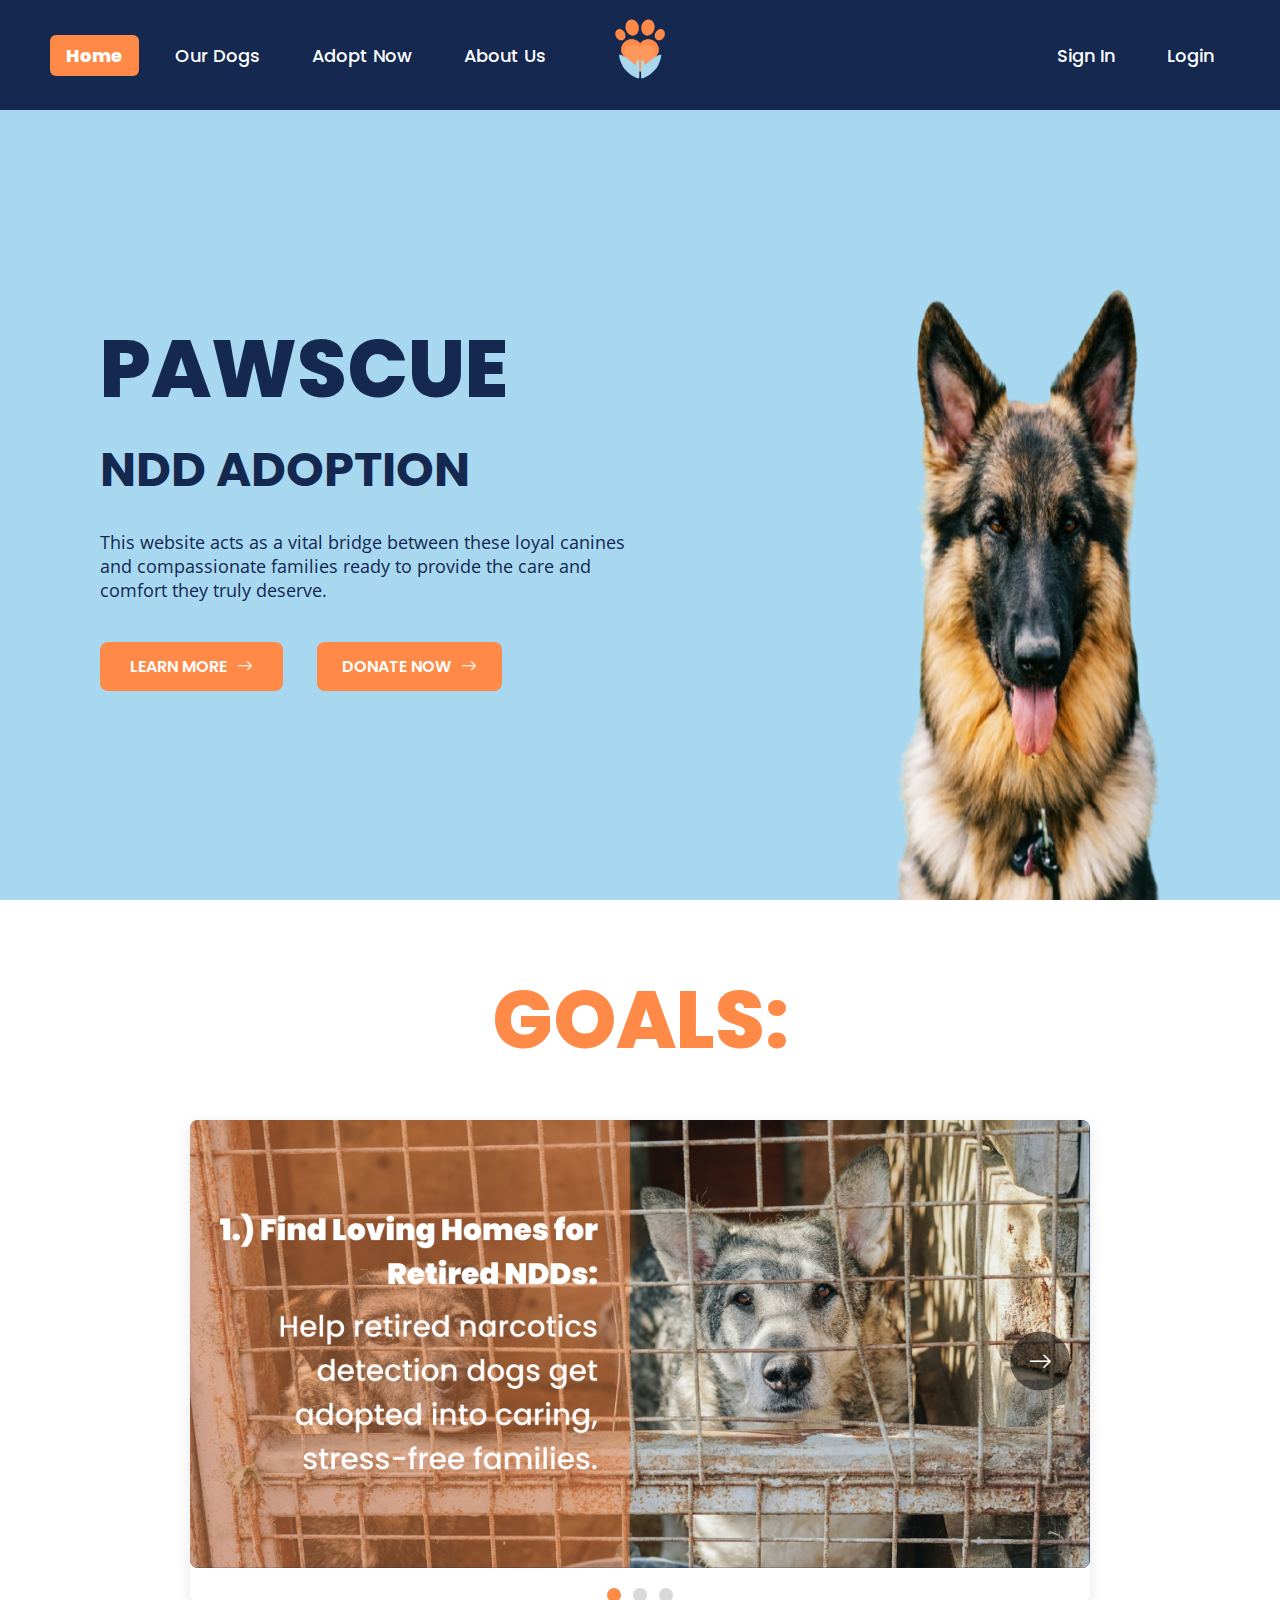
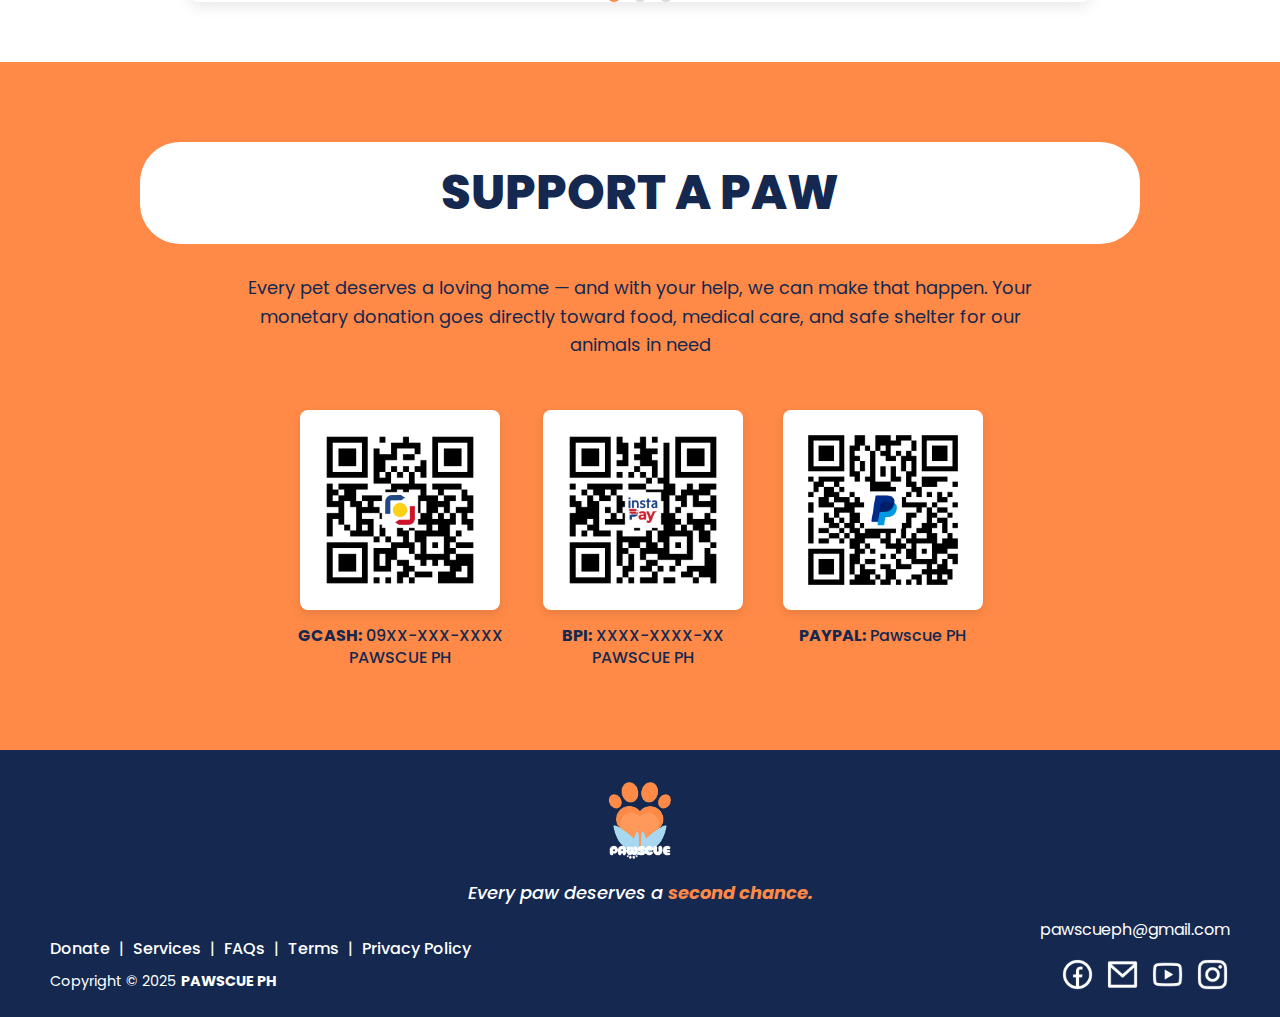
<file: PawscuePH/HomePage.html>
<!DOCTYPE html>
<html lang="en">
<head>
    <meta charset="UTF-8">
    <meta name="viewport" content="width=device-width, initial-scale=1.0">
    <title>PawscuePH</title>
    <link rel="stylesheet" href="HomePage.css">
    <link rel="stylesheet" href="https://cdn.jsdelivr.net/npm/bootstrap-icons@1.13.1/font/bootstrap-icons.min.css">

</head>
<body>
    <header>
        <nav class="navbar">
          <ul class="nav-menu">
            <li><a href="HomePage.html" class="nav-link active">Home</a></li>
            <li><a href="OurDogs.html" class="nav-link">Our Dogs</a></li>
            <li><a href="AdoptNow.html" class="nav-link">Adopt Now</a></li>
            <li><a href="AboutUs.html" class="nav-link">About Us</a></li>
          </ul>
      
          <div class="nav-logo">
            <img src="Images/logo-pawscue.png" class="logo-img" onclick=resetLocalStorage() alt="Logo">
          </div>
      
        <ul class="nav-user">
          <li><a href="SignIn.html" class="nav-link">Sign In</a></li>
          <li><a href="LogIn.html" class="nav-link">Login</a></li>
          <li id="logoutContainer" class="hidden"><a href="#" class="nav-link" id="logoutBtn">Logout</a></li>
        </ul>
      </nav>
      </header>
      <main>
        <section class="intro-page">
          <div class="intro-content">
            <div class="intro-detail">
              <h1 class="title">PAWSCUE</h1>
              <h2 class="subtitle">NDD ADOPTION</h2>
              <p class="description">This website acts as a vital bridge between these loyal canines and compassionate families ready to provide the care and comfort they truly deserve.</p>

              <div class="buttons">
                <a href="AboutUs.html" class="learn-more-button">LEARN MORE<i class="bi bi-arrow-right" aria-hidden="true"></i></a>
              <a href="#support-paw-section" class="donate-button">DONATE NOW<i class="bi bi-arrow-right" aria-hidden="true"></i></a> </div>
            </div>
            <div class="dog-image">
              <img src="Images/home page.png" alt="German Shepherd dog" class="hero-image">
            </div>
          </div>
        </section>

        <section class="goals-section">
          <h2 class="section-title">GOALS:</h2>
          <div class="carousel-wrapper">
            <div class="carousel-container">
              <div class="carousel-slide">
                <img src="Images/first-goal.png" alt="Dog in kennel, representing rescue">
              </div>
              <div class="carousel-slide">
                <img src="Images/second-goal.png" alt="Person playing with a Rottweiler dog">
              </div>
              <div class="carousel-slide">
                <img src="Images/third-goal.png" alt="People interacting with a dog, representing pet rescuers">
              </div>
            </div>

            <div class="carousel-arrows">
              <button class="carousel-arrow left" id="prevSlide"><i class="bi bi-arrow-left"></i></button>
              <button class="carousel-arrow right" id="nextSlide"><i class="bi bi-arrow-right"></i></button>
            </div>

          <div class="carousel-pagination" id="carouselPagination"></div>
        </section>

        <section class="support-paw-section" id="support-paw-section">
          <div class="support-paw-container">
            <h2 class="support-paw-title">SUPPORT A PAW</h2>
            <p class="support-paw-description">Every pet deserves a loving home — and with your help, we can make that happen. Your monetary donation goes directly toward food, medical care, and safe shelter for our animals in need</p>
            <div class="qr-codes">
              <div class="qr-item">
                <div class="qr-box">
                  <img src="Images/gcash_qr.png" alt="GCash QR Code">
                </div>
                <p class="qr-details"><strong>GCASH:</strong> 09XX-XXX-XXXX<br>PAWSCUE PH</p>
              </div>
              <div class="qr-item">
                <div class="qr-box">
                  <img src="Images/bpi_qr.png" alt="BPI QR Code">
                </div>
                <p class="qr-details"><strong>BPI:</strong> XXXX-XXXX-XX<br>PAWSCUE PH</p>
              </div>
              <div class="qr-item">
                <div class="qr-box">
                  <img src="Images/paypal_qr.png" alt="PayPal QR Code">
                </div>
                <p class="qr-details"><strong>PAYPAL:</strong> Pawscue PH</p>
              </div>
            </div>
          </div>
        </section>

    </main>
    <footer class="footer">
      <div class="footer-line top-line"></div>

      <div class="footer-upper">
        <div class="footer-logo">
          <img src="Images/logo name.png" alt="Pawscue PH Logo" />
          <p class="tagline"><em>Every paw deserves a <span>second chance.</span></em></p>
        </div>
      </div>

      <div class="footer-lower">
        <div class="footer-left">
          <div class="footer-links">
            <a href="#">Donate</a> |
            <a href="#">Services</a> |
            <a href="#">FAQs</a> |
            <a href="#">Terms</a> |
            <a href="#">Privacy Policy</a>
          </div>
          <p class="copyright">Copyright © 2025 <strong>PAWSCUE PH</strong></p>
        </div>

        <div class="footer-right">
          <p>pawscueph@gmail.com</p>
          <div class="social-icons">
            <a href="#"><img src="Images/fb.png" alt="Facebook" /></a>
            <a href="#"><img src="Images/mail.png" alt="Email" /></a>
            <a href="#"><img src="Images/youtube.png" alt="YouTube" /></a>
            <a href="#"><img src="Images/ig.png" alt="Instagram" /></a>
          </div>
        </div>
      </div>

      <div class="footer-line bottom-line"></div>
    </footer>
    <script src="HomePage.js"></script>
  </body>
</html>
</file>
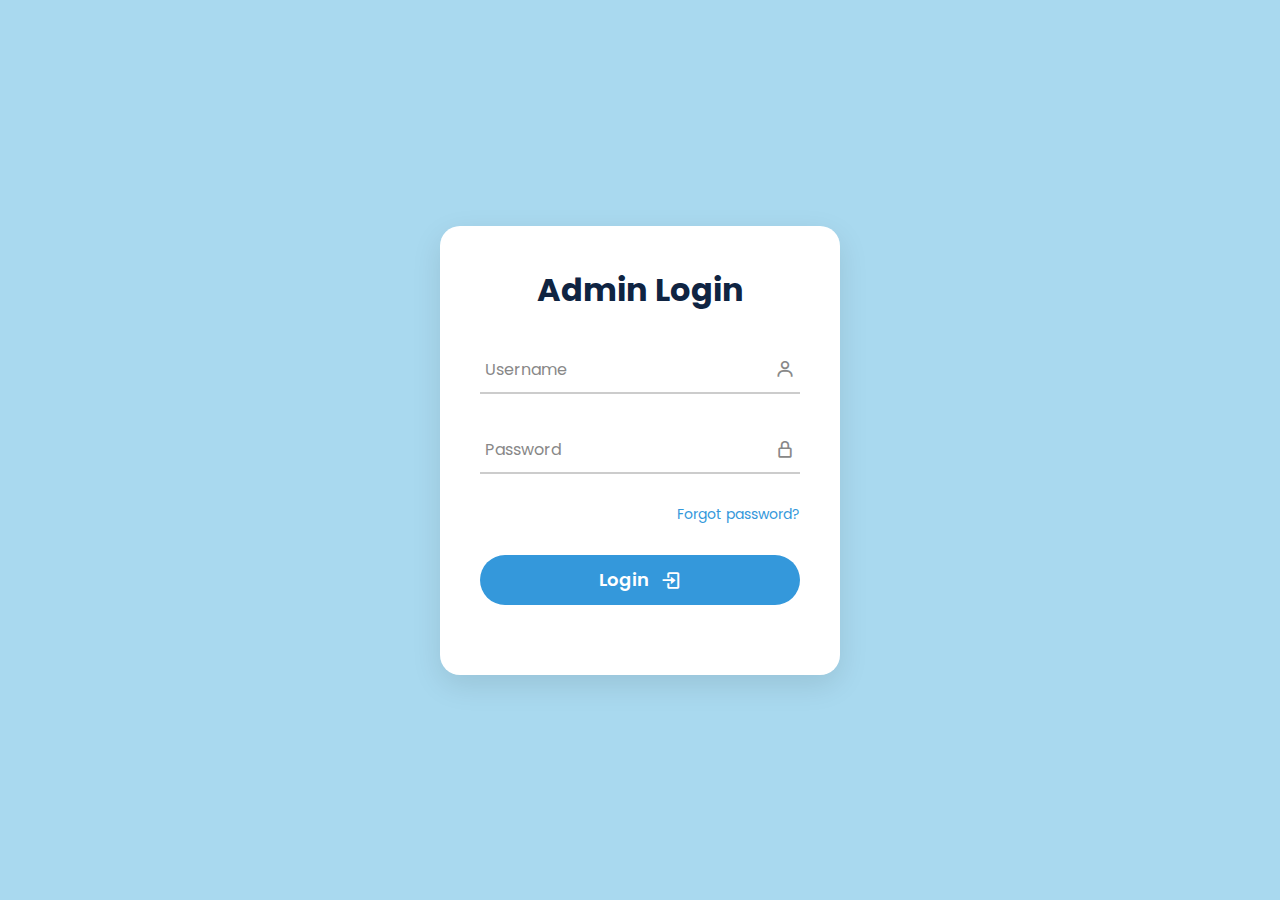
<file: PawscuePH/HouseholdInformation.html>
<!DOCTYPE html>
<html lang="en">

<head>
  <meta charset="UTF-8" />
  <meta name="viewport" content="width=device-width, initial-scale=1.0" />
  <title>Household Information</title>
  <link rel="stylesheet" href="Admin.css" />
  <link rel="stylesheet" href="https://cdnjs.cloudflare.com/ajax/libs/font-awesome/6.5.0/css/all.min.css" />
</head>

<body>
  <div class="sidebar">
    <div class="nav-logo">
      <img src="Images/logo-pawscue.png" class="logo-img" alt="Logo" />
    </div>

    <ul class="nav-menu">
      <li class="nav-item"><a href="Admin.html" class="nav-link"><i
            class="fas fa-chart-pie nav-icon"></i><span>Dashboard</span></a></li>
      <li class="nav-item"><a href="PetAdopter.html" class="nav-link"><i class="fas fa-user nav-icon"></i><span>Pet
            Adopter</span></a></li>
      <li class="nav-item"><a href="HouseInformation.html" class="nav-link"><i
            class="fas fa-home nav-icon"></i><span>House Information</span></a></li>
      <li class="nav-item"><a href="SpouseInformation.html" class="nav-link"><i
            class="fas fa-user-friends nav-icon"></i><span>Spouse Information</span></a></li>
      <li class="nav-item"><a href="HouseholdInformation.html" class="nav-link active"><i
            class="fas fa-users nav-icon"></i><span>Household Information</span></a></li>
      <li class="nav-item"><a href="AdopterPetInformation.html" class="nav-link"><i
            class="fas fa-paw nav-icon"></i><span>Adopter Pets Information </span></a></li>
      <button class="logout-btn" id = "logoutBtn">Log out</button>
    </ul>
  </div>

  <div class="main-content">
    <div class="dashboard-header">
      <h1 class="dashboard-title">Household Information</h1>

      <div class="controls">
        <label for="itemsPerPage">Show:</label>
        <select id="itemsPerPage" class="itemsPerPage">
          <option value="10" selected>10</option>
          <option value="20">20</option>
          <option value="50">50</option>
          <option value="100">100</option>
        </select>
        <div class="control-group">
          <button class="control-btn sort-btn">Sort</button>
        </div>
        <div class="controls-info">
          <span id="currentSortStatus" style="display: none; margin-left: 10px; font-style: italic;"></span>
        </div>

        <div class="search-filter">
          <button class="filter-btn" id="openFilterBtn">Filter</button>
          <div class="search-container">
            <input type="text" class="search-box" placeholder="Search here">
            <i class="fas fa-search search-icon"></i>
          </div>
        </div>
      </div>
    </div>

    <div class="content-section">
      <div class="table-container">
        <table class="data-table">
          <thead>
            <tr>
              <th>Household Adult ID</th>
              <th>Adult Name</th>
              <th>Adult Allergy</th>
              <th>Work Contact Number</th>
              <th>Adult Employer</th>
              <th>Adult Work Address</th>
              <th>Adopter ID</th>
            </tr>
          </thead>
          <tbody>
            <!-- Dynamic data rows go here -->
          </tbody>
        </table>
      </div>

      <div class="pagination">
        <span class="pagination-text"></span>
        <!-- The pagination buttons will be dynamically generated here by JavaScript -->
      </div>
    </div>
  </div>

  <div id="filterModal" class="modal">
    <div class="modal-content">
      <span class="close-button" id="closeFilterBtn">&times;</span>
      <h2>Filter Options</h2>
      <form id="filterForm">
        <div class="filter-group checkbox-group">
          <input type="checkbox" id="allergicAdults" name="allergicAdults" value="Yes">
          <label for="allergicAdults">Allergic Adults</label>
        </div>

        <div class="filter-actions">
          <button type="button" class="action-btn apply-btn" id="applyFilterBtn">Apply Filters</button>
          <button type="button" class="action-btn clear-btn" id="clearFilterBtn">Clear Filters</button>
        </div>
      </form>
    </div>
  </div>

  <div id="sortModal" class="modal">
    <div class="modal-content">
      <span class="close-button" id="closeSortBtn">&times;</span>
      <h2>Sort Options</h2>
      <form id="sortForm">
        <div class="filter-group">
          <label for="sortColumn">Sort By:</label>
          <select id="sortColumn" name="sortColumn">
            <option value="adopterId">Adopter ID</option>
            <option value="householdadultid">Household Adult ID</option>
            <option value="adultname">Adult Name</option>
            <option value="workcontactnum">Adult Work Contact Number</option>
            <option value="adultemployer">Adult Employer</option>
            <option value="adultworkaddress">Adult Work Address</option>
          </select>
        </div>

        <div class="filter-group">
          <label>Sort Direction:</label>
          <div class="radio-group">
            <input type="radio" id="sortDirectionAsc" name="sortDirection" value="asc" checked>
            <label for="sortDirectionAsc">Ascending</label>
            <input type="radio" id="sortDirectionDesc" name="sortDirection" value="desc">
            <label for="sortDirectionDesc">Descending</label>
          </div>
        </div>

        <div class="filter-actions">
          <button type="button" class="action-btn apply-btn" id="applySortBtn">Apply Sort</button>
          <button type="button" class="action-btn clear-btn" id="clearSortSortBtn">Clear Sort</button>
        </div>
      </form>
    </div>
  </div>

  <script src="AuthGuard.js"></script>
  <script src="HouseholdInformation.js"></script>
</body>

</html>
</file>
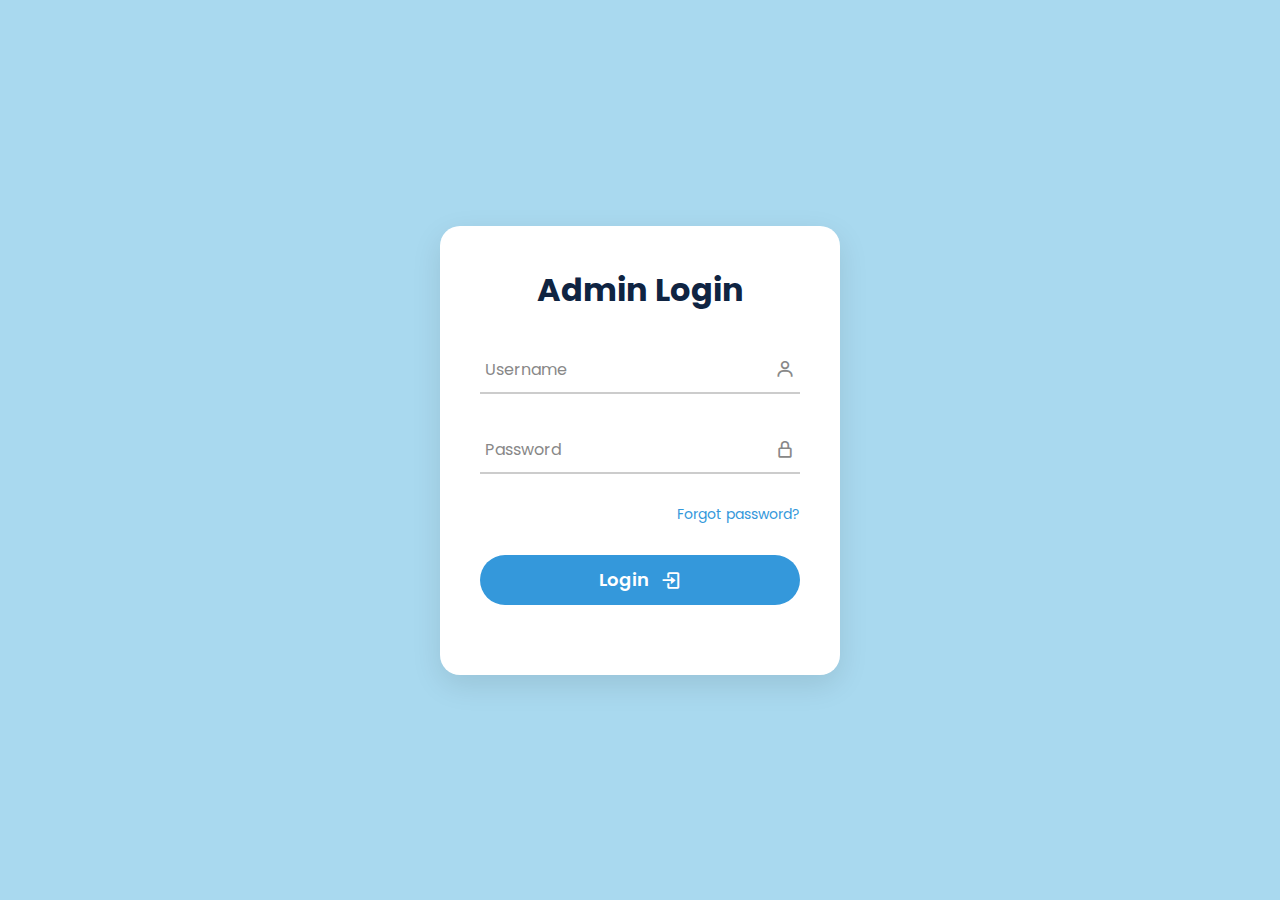
<file: PawscuePH/HouseInformation.html>
<!DOCTYPE html>
<html lang="en">

<head>
    <meta charset="UTF-8">
    <meta name="viewport" content="width=device-width, initial-scale=1.0">
    <title>House Information</title>
    <link rel="stylesheet" href="Admin.css">
    <link rel="stylesheet" href="https://cdnjs.cloudflare.com/ajax/libs/font-awesome/6.5.0/css/all.min.css">
</head>

<body>
    <div class="sidebar">
        <div class="nav-logo">
            <img src="Images/logo-pawscue.png" class="logo-img" alt="Logo" />
        </div>

        <ul class="nav-menu">
            <li class="nav-item"><a href="Admin.html" class="nav-link"><i
                        class="fas fa-chart-pie nav-icon"></i><span>Dashboard</span></a></li>
            <li class="nav-item"><a href="PetAdopter.html" class="nav-link"><i
                        class="fas fa-user nav-icon"></i><span>Pet Adopter</span></a></li>
            <li class="nav-item"><a href="HouseInformation.html" class="nav-link active"><i
                        class="fas fa-home nav-icon"></i><span>House Information</span></a></li>
            <li class="nav-item"><a href="SpouseInformation.html" class="nav-link"><i
                        class="fas fa-user-friends nav-icon"></i><span>Spouse Information</span></a></li>
            <li class="nav-item"><a href="HouseholdInformation.html" class="nav-link"><i
                        class="fas fa-users nav-icon"></i><span>Household Information</span></a></li>
            <li class="nav-item"><a href="AdopterPetInformation.html" class="nav-link"><i
                        class="fas fa-paw nav-icon"></i><span>Adopter Pets Information</span></a></li>
            <button class="logout-btn" id = "logoutBtn">Log out</button>
        </ul>
    </div>

    <div class="main-content">
        <div class="dashboard-header">
            <h1 class="dashboard-title">House Information</h1>

            <div class="controls">
                <label for="itemsPerPage">Show:</label>
                <select id="itemsPerPage" class="itemsPerPage">
                    <option value="10" selected>10</option>
                    <option value="20">20</option>
                    <option value="50">50</option>
                    <option value="100">100</option>
                </select>
                <div class="control-group">
                    <button class="control-btn sort-btn">Sort</button>
                </div>
                <div class="controls-info">
                    <span id="currentSortStatus" style="display: none; margin-left: 10px; font-style: italic;"></span>
                </div>

                <div class="search-filter">
                    <button class="filter-btn" id="openFilterBtn">Filter</button>
                    <div class="search-container">
                        <input type="text" class="search-box" placeholder="Search here">
                        <i class="fas fa-search search-icon"></i>
                    </div>
                </div>
            </div>
        </div>

        <div class="content-section">
            <div class="table-container">
                <table class="data-table">
                    <thead>
                        <tr>
                            <th>Adopter Address ID</th>
                            <th>Zip Code</th>
                            <th>Home Address</th>
                            <th>City</th>
                            <th>State</th>
                            <th>Housing Status</th>
                            <th>Home Pet Policy</th>
                            <th>Window Screens</th>
                            <th>Home Children Number</th>
                            <th>Pet Living Area</th>
                        </tr>
                    </thead>
                    <tbody>
                        <!-- Dynamic rows will go here -->
                    </tbody>
                </table>
            </div>

            <div class="pagination">
                <span class="pagination-text"></span>
                <!-- The pagination buttons will be dynamically generated here by JavaScript -->
            </div>
        </div>
    </div>

    <div id="filterModal" class="modal">
        <div class="modal-content">
            <span class="close-button" id="closeFilterBtn">&times;</span>
            <h2>Filter Options</h2>
            <form id="filterForm">
                <div class="filter-group">
                    <label for="city">City:</label>
                    <input type="text" id="city" name="city">
                </div>

                <div class="filter-group">
                    <label for="state">State:</label>
                    <input type="text" id="state" name="state">
                </div>

                <div class="filter-group">
                    <label for="houseStatus">House Status:</label>
                    <select id="houseStatus" name="houseStatus">
                        <option value="">Select Status</option>
                        <option value="Own">Own</option>
                        <option value="Rent">Rent</option>
                    </select>
                </div>

                <div class="filter-group">
                    <label>Allowed Dogs Policy:</label>
                    <div class="radio-group">
                        <input type="radio" id="dogsPolicyYes" name="allowedDogsPolicy" value="Yes">
                        <label for="dogsPolicyYes">Yes</label>
                        <input type="radio" id="dogsPolicyNo" name="allowedDogsPolicy" value="No">
                        <label for="dogsPolicyNo">No</label>
                    </div>
                </div>

                <div class="filter-group">
                    <label>Window Screens:</label>
                    <div class="radio-group">
                        <input type="radio" id="screensYes" name="windowScreens" value="Yes">
                        <label for="screensYes">Yes</label>
                        <input type="radio" id="screensNo" name="windowScreens" value="No">
                        <label for="screensNo">No</label>
                    </div>
                </div>

                <div class="filter-group">
                    <label for="petHousePolicy">Pet House Policy:</label>
                    <select id="petHousePolicy" name="petHousePolicy">
                        <option value="">Select Policy</option>
                        <option value="Indoors">Indoors</option>
                        <option value="Outdoors">Outdoors</option>
                    </select>
                </div>

                <div class="filter-actions">
                    <button type="button" class="action-btn apply-btn" id="applyFilterBtn">Apply Filters</button>
                    <button type="button" class="action-btn clear-btn" id="clearFilterBtn">Clear Filters</button>
                </div>
            </form>
        </div>
    </div>

    <div id="sortModal" class="modal">
        <div class="modal-content">
            <span class="close-button" id="closeSortBtn">&times;</span>
            <h2>Sort Options</h2>
            <form id="sortForm">
                <div class="filter-group">
                    <label for="sortColumn">Sort By:</label>
                    <select id="sortColumn" name="sortColumn">
                        <option value="adopterAddressId">Adopter Address ID</option>
                        <option value="homeAddress">Home Address</option>
                        <option value="city">City</option>
                        <option value="state">State</option>
                        <option value="zipcode">Zip Code</option>
                        <option value="homeChildrenNum">Home Children Number</option>
                        <option value="housingStatus">Housing Status</option>
                    </select>
                </div>

                <div class="filter-group">
                    <label>Sort Direction:</label>
                    <div class="radio-group">
                        <input type="radio" id="sortDirectionAsc" name="sortDirection" value="asc" checked>
                        <label for="sortDirectionAsc">Ascending</label>
                        <input type="radio" id="sortDirectionDesc" name="sortDirection" value="desc">
                        <label for="sortDirectionDesc">Descending</label>
                    </div>
                </div>

                <div class="filter-actions">
                    <button type="button" class="action-btn apply-btn" id="applySortBtn">Apply Sort</button>
                    <button type="button" class="action-btn clear-btn" id="clearSortSortBtn">Clear Sort</button>
                </div>
            </form>
        </div>
    </div>

    <script src="AuthGuard.js"></script>
    <script src="HouseInformation.js"></script>
</body>

</html>
</file>
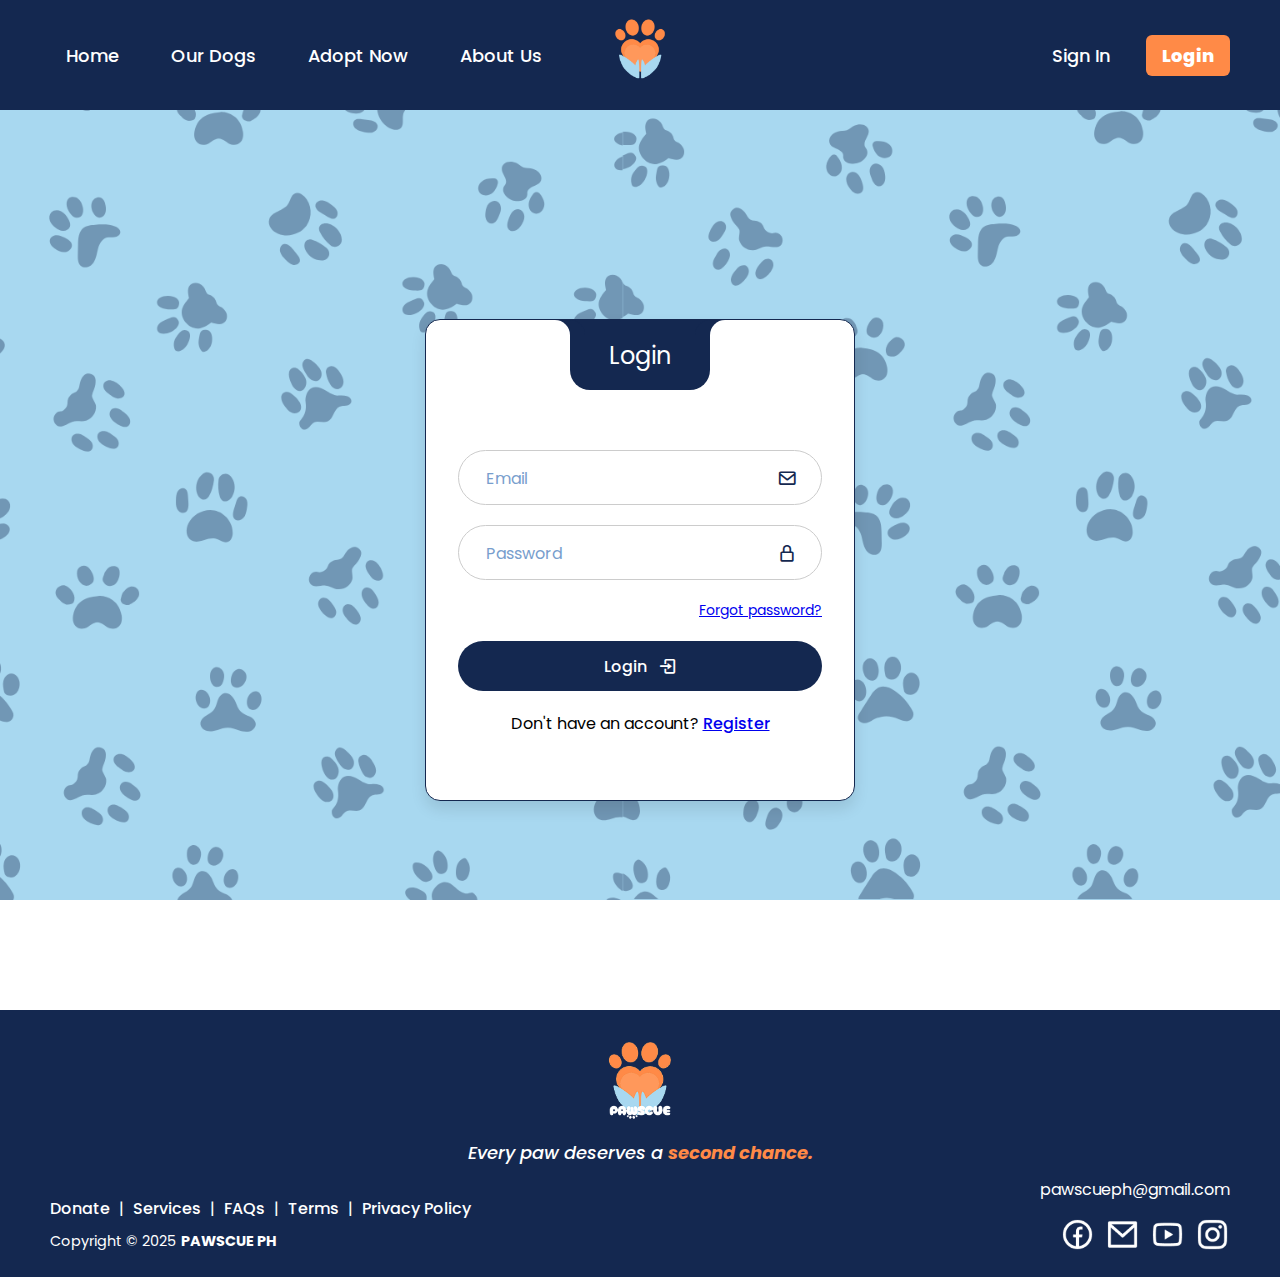
<file: PawscuePH/Login.html>
<!DOCTYPE html>
<html lang="en">
  <head>
    <meta charset="UTF-8" />
    <meta name="viewport" content="width=device-width, initial-scale=1.0" />
    <title>PawscuePH</title>
    <link rel="stylesheet" href="Login.css" />
    <link
      rel="stylesheet"
      href="https://cdnjs.cloudflare.com/ajax/libs/font-awesome/6.4.0/css/all.min.css"
    />
    <link rel = "stylesheet" href ="https://unpkg.com/boxicons@2.1.4/css/boxicons.min.css">
  </head>
  <body>
    <header>
      <nav class="navbar">
        <ul class="nav-menu">
          <li><a href="HomePage.html" class="nav-link">Home</a></li>
          <li><a href="OurDogs.html" class="nav-link">Our Dogs</a></li>
          <li><a href="AdoptNow.html" class="nav-link">Adopt Now</a></li>
          <li><a href="AboutUs.html" class="nav-link">About Us</a></li>
        </ul>

        <ul class="nav-user">
          <li><a href="SignIn.html" class="nav-link">Sign In</a></li>
          <li><a href="LogIn.html" class="nav-link active">Login</a></li>
        </ul>
        <div class="nav-logo">
          <img src="Images/logo-pawscue.png" class="logo-img" alt="Logo" />
        </div>
        </nav>
      </header>
    <main class="center-container">
    <div class="wrapper"> 
        <div class="form-header">
        <div class="titles">
            <div class="title-login">Login</div>
        </div>
        </div>
        <form action="#" class="login form" autocomplete="off">
            <div class="input-box">
            <input type="text" class="input-field" id="log-email" placeholder=" " required>
            <label for="log-email" class="label">Email</label>
            <i class='bx bx-envelope icon'></i>
            </div>

            <div class="input-box">
            <input type="password" class="input-field" id="log-password" placeholder=" " required>
            <label for="log-password" class="label">Password</label>
            <i class='bx bx-lock-alt icon'></i>
            </div>


            <div class="form-cols">
                <div class="col-1"></div>
                <div class="col-2">
                    <a href="#">Forgot password?</a>
                </div>
            </div>
            <div class="input-box">
            <button class ="btn-submit" id="LogInBtn">Login <i class='bx bx-log-in' ></i></button>
            </div>
            <div class="switch-form">
                <span>Don't have an account? <a href = "SignIn.html">Register</a></span>
            </div>
        </form>
    </div>
    </div>
    </main>

    <footer class="footer">
      <div class="footer-line top-line"></div>

      <div class="footer-upper">
        <div class="footer-logo">
          <img src="Images/logo name.png" alt="Pawscue PH Logo" />
          <p class="tagline"><em>Every paw deserves a <span>second chance.</span></em></p>
        </div>
      </div>

      <div class="footer-lower">
        <div class="footer-left">
          <div class="footer-links">
            <a href="#">Donate</a> |
            <a href="#">Services</a> |
            <a href="#">FAQs</a> |
            <a href="#">Terms</a> |
            <a href="#">Privacy Policy</a>
          </div>
          <p class="copyright">Copyright © 2025 <strong>PAWSCUE PH</strong></p>
        </div>

        <div class="footer-right">
          <p>pawscueph@gmail.com</p>
          <div class="social-icons">
            <a href="#"><img src="Images/fb.png" alt="Facebook" /></a>
            <a href="#"><img src="Images/mail.png" alt="Email" /></a>
            <a href="#"><img src="Images/youtube.png" alt="YouTube" /></a>
            <a href="#"><img src="Images/ig.png" alt="Instagram" /></a>
          </div>
        </div>
      </div>

      <div class="footer-line bottom-line"></div>
    </footer>  
  <script src="login.js"></script>
</body>
</html>
</file>
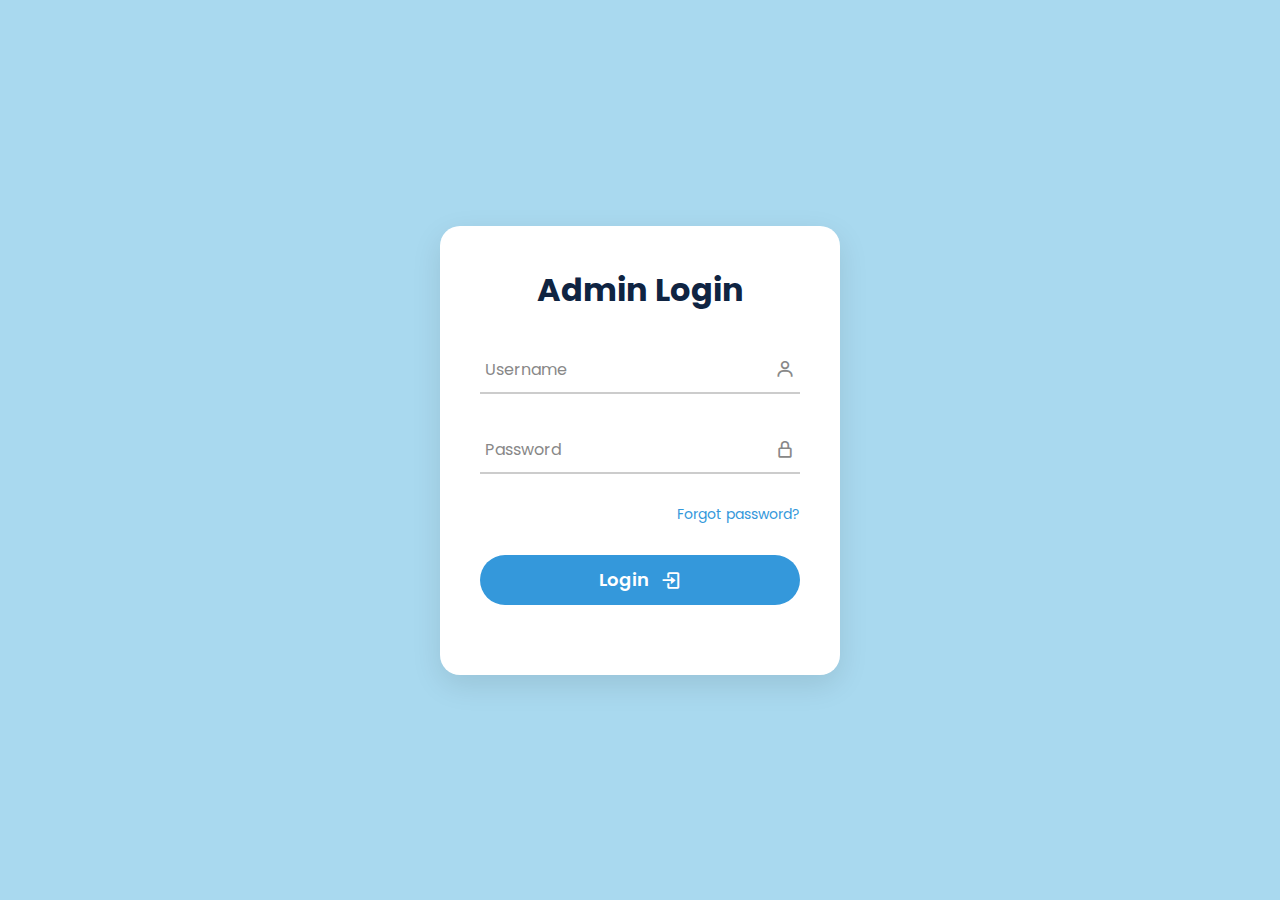
<file: PawscuePH/PetAdopter.html>
<!DOCTYPE html>
<html lang="en">
<head>
    <meta charset="UTF-8">
    <meta name="viewport" content="width=device-width, initial-scale=1.0">
    <title>Pet Adopter</title>
    <link rel = "stylesheet" href = "Admin.css">
    <link rel="stylesheet" href="https://cdnjs.cloudflare.com/ajax/libs/font-awesome/6.5.0/css/all.min.css" />
</head>
<body>
    <div class="sidebar">
        <div class="nav-logo"> 
          <img src="Images/logo-pawscue.png" class="logo-img" alt="Logo" />
        </div>

        <ul class="nav-menu">
            <li class="nav-item">
                <a href="Admin.html" class="nav-link">
                    <span class="nav-icon"><i class="fas fa-chart-pie"></i></span>
                    <span>Dashboard</span>
                </a>
            </li>
            <li class="nav-item">
                <a href="PetAdopter.html" class="nav-link active">
                    <span class="nav-icon"><i class="fas fa-user"></i></span>
                    <span>Pet Adopter</span>
                </a>
            </li>
            <li class="nav-item">
                <a href="HouseInformation.html" class="nav-link">
                    <span class="nav-icon"><i class="fas fa-home"></i></span>
                    <span>House Information</span>
                </a>
            </li>
            <li class="nav-item">
                <a href="SpouseInformation.html" class="nav-link">
                    <span class="nav-icon"><i class="fas fa-user-friends"></i></span>
                    <span>Spouse Information</span>
                </a>
            </li>
            <li class="nav-item">
                <a href="HouseholdInformation.html" class="nav-link">
                    <span class="nav-icon"><i class="fas fa-users"></i></span>
                    <span>Household Information</span>
                </a>
            </li>
            <li class="nav-item">
                <a href="AdopterPetInformation.html" class="nav-link">
                    <span class="nav-icon"><i class="fas fa-paw"></i></span>
                    <span>Adopter Pets Information</span>
                </a>
            </li>
            <button class="logout-btn" id = "logoutBtn">Log out</button>
        </ul>
    </div>

    <div class="main-content">
        <div class="dashboard-header">
            <h1 class="dashboard-title">Pet Adopter Records</h1>
        </div>
        
        <div class="content-section">
            <div class="controls">
                <label for="itemsPerPage">Show: </label>
                <select class="itemsPerPage" id="itemsPerPage">
                    <option value="10" selected>10</option>
                    <option value="20">20</option>
                    <option value="50">50</option>
                    <option value="100">100</option>
                </select>
                <div class="control-group">
                    <button class="control-btn sort-btn">Sort</button>
                </div>
                <div class="controls-info">
                    <span id="currentSortStatus" style="display: none; margin-left: 10px; font-style: italic;"></span>
                </div>

                <div class="search-filter">
                    <button class="filter-btn" id="openFilterBtn">Filter</button>
                    <div class="search-container">
                        <input type="text" class="search-box" placeholder="Search here">
                        <i class="fas fa-search search-icon"></i>
                    </div>
                </div>
            </div>
            
            <div class="data-area">
                <div class = "table-container"> 
                    <table class="data-table">
                        <thead>
                            <tr>
                                <th>Adopter ID</th>
                                <th>Adopter Name</th>
                                <th>Contact Number</th>
                                <th>Email Address</th>
                                <th>Adopter Address ID</th>
                                <th>Spouse ID</th>
                                <th>Employment Status</th>
                                <th>Employer Name</th>
                                <th>Work Contact Number</th>
                                <th>Work Address</th>
                                <th>Working Hours</th>
                                <th>Pet Alone Hours</th>
                                <th>Pet Caretaker</th>
                                </tr>
                        </thead>
                        <tbody>
                            </tbody>
                    </table>
                </div>
            </div>
        
            <div class="pagination">
                <span class="pagination-text"></span>
                <!-- The pagination buttons will be dynamically generated here by JavaScript -->
            </div>
        </div>
    </div>

    <div id="filterModal" class="modal">
        <div class="modal-content">
            <span class="close-button" id="closeFilterBtn">&times;</span>
            <h2>Filter Options</h2>
            <form id="filterForm">
                <div class="filter-group">
                    <label for="petCaretaker">Pet Caretaker:</label>
                    <select id="petCaretaker" name="petCaretaker">
                        <option value="">Select Caretaker</option>
                        <option value="Self">Self</option>
                        <option value="Spouse">Spouse</option>
                        <option value="Roommate">Roommate</option>
                    </select>
                </div>
                <div class="filter-group">
                    <label for="adopterStatus">Adopter Status:</label>
                    <select id="adopterStatus" name="adopterStatus">
                        <option value="">Select Status</option>
                        <option value="Working">Working</option>
                        <option value="Retired">Retired</option>
                        <option value="Attending School">Attending School</option>
                        <option value="Homemaker">Homemaker</option>
                    </select>
                </div>
                <div class="filter-actions">
                    <button type="button" class="action-btn apply-btn" id="applyFilterBtn">Apply Filters</button>
                    <button type="button" class="action-btn clear-btn" id="clearFilterBtn">Clear Filters</button>
                </div>
            </form>
        </div>
    </div>

    <div id="sortModal" class="modal">
        <div class="modal-content">
            <span class="close-button" id="closeSortBtn">&times;</span>
            <h2>Sort Options</h2>
            <form id="sortForm">
                <div class="filter-group">
                    <label for="sortColumn">Sort By:</label>
                    <select id="sortColumn" name="sortColumn">
                        <option value="adopter.adopterId">Adopter ID</option>
                        <option value="adopter.adopterName">Adopter Name</option>
                        <option value="adopter.contactNum">Contact Number</option>
                        <option value="adopter.emailAddress">Email Address</option>
                        <option value="adopter.addressDetails.adopterAddressId">Adopter Address ID</option>
                        <option value="adopter.employmentStatus">Employment Status</option>
                        <option value="adopter.employerName">Employer Name</option>
                        <option value="adopter.workContactNum">Work Contact Number</option>
                        <option value="adopter.workAddress">Work Address</option>
                        <option value="adopter.workingHrs">Working Hours</option>
                        <option value="adopter.spouse.spouseId">Spouse ID</option>
                        <option value="adopter.petAloneHours">Pet Alone Hours</option>
                        <option value="adopter.petCareTaker">Pet Caretaker</option>
                    </select>
                </div>

                <div class="filter-group">
                    <label>Sort Direction:</label>
                    <div class="radio-group">
                        <input type="radio" id="sortDirectionAsc" name="sortDirection" value="asc" checked>
                        <label for="sortDirectionAsc">Ascending</label>
                        <input type="radio" id="sortDirectionDesc" name="sortDirection" value="desc">
                        <label for="sortDirectionDesc">Descending</label>
                    </div>
                </div>

                <div class="filter-actions">
                    <button type="button" class="action-btn apply-btn" id="applySortBtn">Apply Sort</button>
                    <button type="button" class="action-btn clear-btn" id="clearSortSortBtn">Clear Sort</button>
                </div>
            </form>
        </div>
    </div>

    <script src="AuthGuard.js"></script>
    <script src = "Pet Adopter.js"></script>
</body>
</html>
</file>
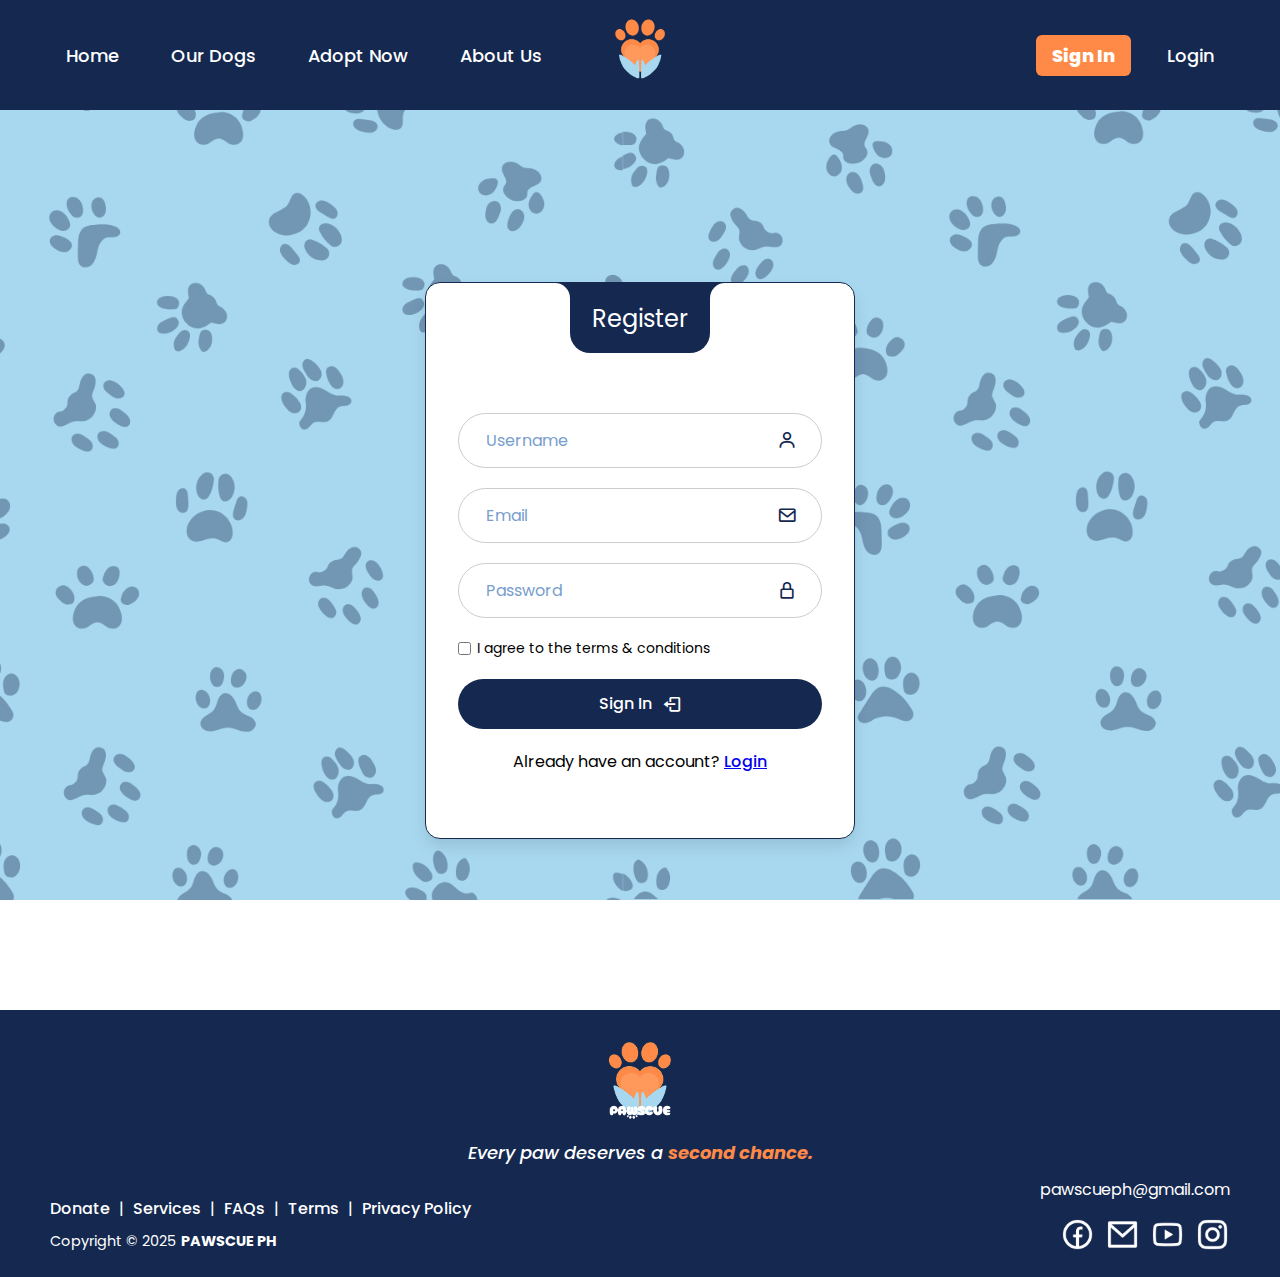
<file: PawscuePH/SignIn.html>
<!DOCTYPE html>
<html lang="en">
  <head>
    <meta charset="UTF-8" />
    <meta name="viewport" content="width=device-width, initial-scale=1.0" />
    <title>PawscuePH</title>
    <link rel="stylesheet" href="SignIn.css" />
    <link
      rel="stylesheet"
      href="https://cdnjs.cloudflare.com/ajax/libs/font-awesome/6.4.0/css/all.min.css"
    />
    <link rel = "stylesheet" href ="https://unpkg.com/boxicons@2.1.4/css/boxicons.min.css">
  </head>
  <body>
    <header>
      <nav class="navbar">
        <ul class="nav-menu">
          <li><a href="HomePage.html" class="nav-link">Home</a></li>
          <li><a href="OurDogs.html" class="nav-link">Our Dogs</a></li>
          <li><a href="AdoptNow.html" class="nav-link">Adopt Now</a></li>
          <li><a href="AboutUs.html" class="nav-link">About Us</a></li>
        </ul>

        <ul class="nav-user">
          <li><a href="SignIn.html" class="nav-link active">Sign In</a></li>
          <li><a href="LogIn.html" class="nav-link">Login</a></li>
        </ul>
        <div class="nav-logo">
          <img src="Images/logo-pawscue.png" class="logo-img" alt="Logo" />
        </div>
        </nav>
      </header>

      <main class="center-container">
    <div class="wrapper"> 
        <div class="form-header">
        <div class="titles">
            <div class="title-login">Register</div>
        </div>
        </div>
        <form action="#" class="login form" autocomplete="off">
            <div class="input-box">
            <input type="text" class="input-field" id="reg-user" placeholder=" " required>
            <label for="reg-user" class="label">Username</label>
            <i class='bx bx-user icon' ></i>
            </div>

            <div class="input-box">
            <input type="text" class="input-field" id="reg-email" placeholder=" " required>
            <label for="reg-email" class="label">Email</label>
            <i class='bx bx-envelope icon'></i>
            </div>

            <div class="input-box">
            <input type="password" class="input-field" id="reg-password" placeholder=" " required>
            <label for="reg-password" class="label">Password</label>
            <i class='bx bx-lock-alt icon'></i>
            </div>

            <div class="form-cols">
                <div class="col-1">
                    <input type="checkbox" id="Agree">
                    <label for="agree"> I agree to the terms & conditions </label>
                </div>
                <div class="col-2"></div>
            </div>
            <div class="input-box">
            <button class ="btn-submit" id="SignInBtn">Sign In<i class='bx bx-log-out' ></i></button>
            </div>
            <div class="switch-form">
                <span>Already have an account? <a href = "Login.html">Login</a></span>
            </div>
        </form>
    </div>
    </div>
    </main>

    <footer class="footer">
      <div class="footer-line top-line"></div>

      <div class="footer-upper">
        <div class="footer-logo">
          <img src="Images/logo name.png" alt="Pawscue PH Logo" />
          <p class="tagline"><em>Every paw deserves a <span>second chance.</span></em></p>
        </div>
      </div>

      <div class="footer-lower">
        <div class="footer-left">
          <div class="footer-links">
            <a href="#">Donate</a> |
            <a href="#">Services</a> |
            <a href="#">FAQs</a> |
            <a href="#">Terms</a> |
            <a href="#">Privacy Policy</a>
          </div>
          <p class="copyright">Copyright © 2025 <strong>PAWSCUE PH</strong></p>
        </div>

        <div class="footer-right">
          <p>pawscueph@gmail.com</p>
          <div class="social-icons">
            <a href="#"><img src="Images/fb.png" alt="Facebook" /></a>
            <a href="#"><img src="Images/mail.png" alt="Email" /></a>
            <a href="#"><img src="Images/youtube.png" alt="YouTube" /></a>
            <a href="#"><img src="Images/ig.png" alt="Instagram" /></a>
          </div>
        </div>
      </div>

      <div class="footer-line bottom-line"></div>
    </footer>  
    <script src="signin.js"></script>
</body>
</html>
</file>
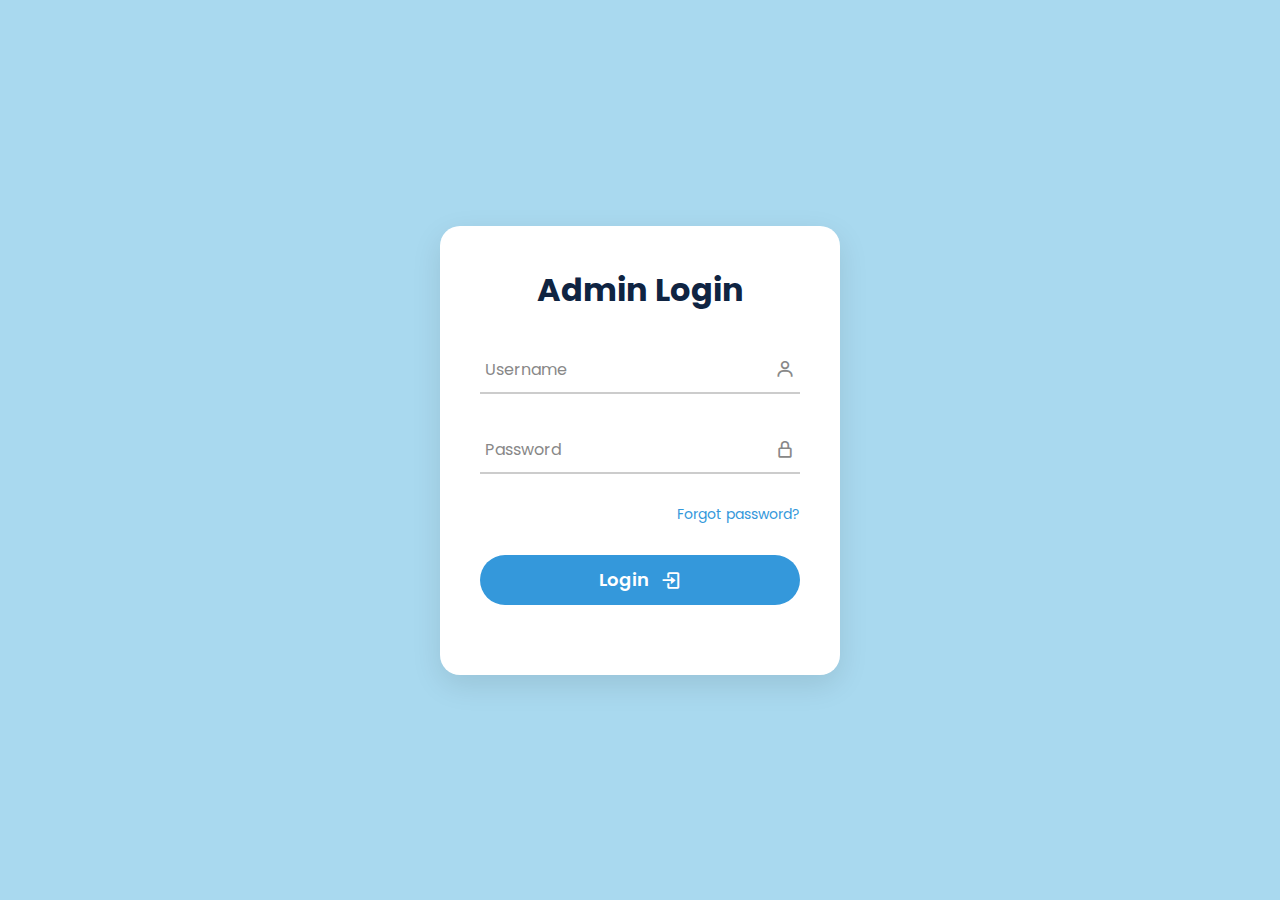
<file: PawscuePH/SpouseInformation.html>
<!DOCTYPE html>
<html lang="en">

<head>
  <meta charset="UTF-8" />
  <meta name="viewport" content="width=device-width, initial-scale=1.0" />
  <title>Spouse Information</title>
  <link rel="stylesheet" href="Admin.css" />
  <link rel="stylesheet" href="https://cdnjs.cloudflare.com/ajax/libs/font-awesome/6.5.0/css/all.min.css" />
</head>

<body>
  <div class="sidebar">
    <div class="nav-logo">
      <img src="Images/logo-pawscue.png" class="logo-img" alt="Logo" />
    </div>

    <ul class="nav-menu">
      <li class="nav-item"><a href="Admin.html" class="nav-link"><i
            class="fas fa-chart-pie nav-icon"></i><span>Dashboard</span></a></li>
      <li class="nav-item"><a href="PetAdopter.html" class="nav-link"><i class="fas fa-user nav-icon"></i><span>Pet
            Adopter</span></a></li>
      <li class="nav-item"><a href="HouseInformation.html" class="nav-link"><i
            class="fas fa-home nav-icon"></i><span>House Information</span></a></li>
      <li class="nav-item"><a href="SpouseInformation.html" class="nav-link active"><i
            class="fas fa-user-friends nav-icon"></i><span>Spouse Information</span></a></li>
      <li class="nav-item"><a href="HouseholdInformation.html" class="nav-link"><i
            class="fas fa-users nav-icon"></i><span>Household Information</span></a></li>
      <li class="nav-item"><a href="AdopterPetInformation.html" class="nav-link"><i
            class="fas fa-paw nav-icon"></i><span>Adopter Pets Information</span></a></li>
      <button class="logout-btn" id = "logoutBtn">Log out</button>
    </ul>
  </div>

  <div class="main-content">
    <div class="dashboard-header">
      <h1 class="dashboard-title">Spouse Information</h1>

      <div class="controls">
        <label for="itemsPerPage">Show:</label>
        <select id="itemsPerPage" class="itemsPerPage">
          <option value="10" selected>10</option>
          <option value="20">20</option>
          <option value="50">50</option>
          <option value="100">100</option>
        </select>

        <div class="control-group">
          <button class="control-btn sort-btn">Sort</button>
        </div>
        <div class="controls-info">
          <span id="currentSortStatus" style="display: none; margin-left: 10px; font-style: italic;"></span>
        </div>

        <div class="search-filter">
          <div class="search-container">
            <input type="text" class="search-box" placeholder="Search here">
            <i class="fas fa-search search-icon"></i>
          </div>
        </div>
      </div>
    </div>

    <div class="content-section">
      <div class="table-container">
        <table class="data-table">
          <thead>
            <tr>
              <th>Spouse ID</th>
              <th>Spouse Name</th>
              <th>Spouse Employer Name</th>
              <th>Spouse Work Contact Number</th>
              <th>Spouse Work Address</th>
              <th>Spouse Working Hours</th>
              <th>Adopter ID</th>
            </tr>
          </thead>
          <tbody>
            <!-- Dynamic rows will go here -->
          </tbody>
        </table>
      </div>
    </div>
    <div class="pagination">
      <span class="pagination-text"></span>
      <!-- The pagination buttons will be dynamically generated here by JavaScript -->
    </div>
    </div>
    </div>

  <div id="sortModal" class="modal">
    <div class="modal-content">
      <span class="close-button" id="closeSortBtn">&times;</span>
      <h2>Sort Options</h2>
      <form id="sortForm">
        <div class="filter-group">
          <label for="sortColumn">Sort By:</label>
          <select id="sortColumn" name="sortColumn">
            <option value="adopterId">Adopter ID</option>
            <option value="spouseId">Spouse ID</option>
            <option value="spouseName">Spouse Name</option>
            <option value="employerName">Spouse Employer Name</option>
            <option value="workContactNum">Spouse Work Contact Number</option>
            <option value="workAddress">Spouse Work Address</option>
            <option value="workingHrs">Spouse Working Hours</option>
          </select>
        </div>

        <div class="filter-group">
          <label>Sort Direction:</label>
          <div class="radio-group">
            <input type="radio" id="sortDirectionAsc" name="sortDirection" value="asc" checked>
            <label for="sortDirectionAsc">Ascending</label>
            <input type="radio" id="sortDirectionDesc" name="sortDirection" value="desc">
            <label for="sortDirectionDesc">Descending</label>
          </div>
        </div>

        <div class="filter-actions">
          <button type="button" class="action-btn apply-btn" id="applySortBtn">Apply Sort</button>
          <button type="button" class="action-btn clear-btn" id="clearSortSortBtn">Clear Sort</button>
        </div>
      </form>
    </div>
  </div>

  <script src="AuthGuard.js"></script>
  <script src="SpouseInformation.js"></script>
</body>

</html>
</file>
<file: PawscuePH/AboutUs.css>
@import url('https://fonts.googleapis.com/css2?family=Open+Sans:wght@300..800&family=Poppins:wght@200;300;400;500;600;700;800;900&display=swap');

* {
  margin: 0;
  padding: 0;
  box-sizing: border-box;
  font-family: "Poppins", sans-serif;
}

html, body {
  margin: 0;
  padding: 0;
  width: 100%;
  overflow-x: hidden;
}

:root {
  --white-color: #FFFFFF;
  --dark-color: #142850;
  --light-color: #a8d8f0;
  --medium-color: #789ecd;
  --gray-color: #d9d9d9;
  --orange-color: #ff8a47;
  --lightorange-color: #ff985b;

  --font-size-s: 0.9rem;
  --font-size-n: 1rem;
  --font-size-m: 1.12rem;
  --font-size-l: 1.5rem;
  --font-size-xl: 2rem;
  --font-size-xxl: 2.3rem;

  --font-weight-normal: 400;
  --font-weight-medium: 500;
  --font-weight-semibold: 600;
  --font-weight-bold: 700;
  --font-weight-black: 800;

  --border-radius-s: 8px;
  --border-radius-m: 30px;
  --border-radius-circle: 50%;

  --site-max-width: 1300px;
}

header {
  background: var(--dark-color);
  padding: 5px 0;
  position: sticky;
  top: 0;
  width: 100%;
  z-index: 5;
}

.navbar {
  width: 100%;
  height: 100px;
  margin: 0 auto;
  padding: 0 50px;
  display: flex;
  justify-content: space-between;
  align-items: center;
  position: relative;
}

.nav-menu,
.nav-user {
  display: flex;
  gap: 20px;
  list-style: none;
  margin: 0;
  padding: 0;
}

.nav-user {
  margin-left: auto;
}

.nav-link {
  color: var(--white-color);
  text-decoration: none;
  font-weight: var(--font-weight-medium);
  font-size: var(--font-size-m);
  padding: 8px 16px;
  border-radius: 6px;
}

.nav-link.active {
  background-color: var(--orange-color);
  color: #fff;
  font-weight: var(--font-weight-black);
}

.nav-logo {
  position: absolute;
  left: 50%;
  transform: translateX(-50%);
}

.logo-img {
  width: 80px;
  height: auto;
}

.hidden {
    display: none;
}

.heading {
  width: 90%;
  display: flex;
  justify-content: center;
  align-items: center;
  flex-direction: column;
  text-align: center;
  margin: 20px auto;
}

.heading h1 {
  font-size: 55px;
  margin-bottom: 25px;
  position: relative;
}

.heading h1::after {
  content: "";
  position: absolute;
  width: 100%;
  height: 4px;
  display: block;
  margin: 0 auto;
  background-color: var(--dark-color);
}

.heading p {
  font-size: 20px;
  color: var(--dark-color);
  margin-bottom: 35px;
}

.container {
  width: 90%;
  margin: 0 auto;
  padding: 10px 20px;
}

.about {
  display: flex;
  justify-content: center;
  align-items: flex-start;
  gap: 40px;
  flex-wrap: wrap;
  margin-bottom: 70px;
}

.about-image {
  flex: 1 1 300px;
  text-align: center;
}

.about-image img {
  max-width: 100%;
  height: auto;
  display: block;
  transition: 0.5s ease;
  border-radius: 12px;
}

.about-image:hover img {
  transform: scale(1.05);
}

.about-content {
  flex: 2 1 500px;
  text-align: justify;
  padding-right: 100px;
  margin-left: auto;
}

.about-content h2 {
  font-size: var(--font-size-l);
  margin-bottom: 15px;
}

.about-content p {
  font-size: var(--font-size-n);
  line-height: 1.8;
}

@media screen and (max-width: 768px) {
  .about {
    flex-direction: column;
    align-items: center;
  }

  .about-content,
  .about-image {
    text-align: center;
    padding-right: 0;
    margin-left: 0;
  }
}

.marquee {
  width: 100vw;
  background-color: var(--orange-color);
  padding: 15px 0;
  overflow: hidden;
  white-space: nowrap;
  text-transform: uppercase;
  margin: 0;
  z-index: 1;
  position: relative;
  left: 0;
}

.marquee div {
  display: inline-block;
  padding-left: 100%;
  font-size: 50px;
  font-weight: var(--font-weight-black);
  animation: animate 20s linear infinite;
  color: var(--white-color);
}

@keyframes animate {
  0% {
    transform: translateX(0);
  }
  100% {
    transform: translateX(-100%);
  }
}

.team {
  width: 100%;
  background-color: #b9e0f2;
  padding-bottom: 40px;
}

.team h1 {
  text-align: center;
  font-size: var(--font-size-xxl);
  padding: 20px 0;
}

.members {
  display: flex;
  flex-wrap: wrap;
  justify-content: center;
  grid-template-columns: repeat(auto-fit, minmax(250px, 1fr));
  gap: 40px;
  max-width: 1100px;
  margin: 50px auto;
}

.single-team {
  width: 300px;
  background-color: white;
  box-shadow: 0 4px 8px rgba(0,0,0,0.1);
  border-radius: 10px;
  overflow: hidden;
  transition: transform 0.3s ease;
}

.single-team:hover {
  transform: translateY(-5px);
}

.team-img {
  position: relative;
  width: 100%;
  height: auto;
}

.team-img img {
  width: 100%;
  height: auto;
  display: block;
}

.team-info {
  position: relative;
  background: var(--light-color);
  padding: 10px;
  text-align: center;
  min-height: 80px;
  overflow: hidden;
}

.team-text {
  position: absolute;
  bottom: -100%;
  left: 0;
  right: 0;
  background-color: rgba(255, 138, 71, 0.95);
  color: white;
  padding: 10px;
  transition: bottom 0.4s ease;
  z-index: 2;
}

.single-team:hover .team-text {
  bottom: 0;
}

.heart i.fa-solid {
  color: red;
}

.footer {
  background-color: var(--dark-color);
  color: var(--white-color);
  padding: 0;
}

.footer-upper {
  padding: 20px 50px 5px;
  display: flex;
  justify-content: center;
  max-width: var(--site-max-width);
  margin: 0 auto;
}

.footer-logo {
  text-align: center;
  display: flex;
  flex-direction: column;
  align-items: center;
}

.footer-logo img {
  width: 100px;
  height: auto;
  margin-bottom: 10px;
}

.footer-logo .tagline {
  font-size: var(--font-size-m);
  color: var(--white-color);
  font-weight: var(--font-weight-medium);
  line-height: 1.5;
}

.footer-logo .tagline span {
  color: var(--orange-color);
  font-weight: var(--font-weight-bold);
}

.footer-lower {
  display: flex;
  justify-content: space-between;
  align-items: flex-end;
  max-width: var(--site-max-width);
  margin: 0 auto;
  padding: 5px 50px 25px;
}

.footer-left {
  text-align: left;
}

.footer-links {
  margin-bottom: 10px;
  font-size: var(--font-size-n);
  white-space: nowrap;
}

.footer-links a {
  color: var(--white-color);
  text-decoration: none;
  font-weight: var(--font-weight-medium);
  padding: 0 5px;
}

.footer-links a:first-child {
  padding-left: 0;
}

.footer-links a:hover {
  color: var(--orange-color);
}

.footer-left .copyright {
  font-size: var(--font-size-s);
  color: var(--white-color);
  margin-top: 0;
}

.footer-left .copyright strong {
  font-weight: var(--font-weight-bold);
}

.footer-right {
  display: flex;
  flex-direction: column;
  align-items: flex-end;
  gap: 15px;
  text-align: right;
}

.footer-right p {
  font-size: var(--font-size-n);
  color: var(--white-color);
  margin: 0;
}

.social-icons {
  display: flex;
  gap: 10px;
}

.social-icons a {
  display: inline-block;
  width: 35px;
  height: 35px;
  overflow: hidden;
  text-decoration: none;
}

.social-icons a:hover {
  background-color: var(--white-color);
}

.social-icons img {
  display: block;
  width: 100%;
  height: 100%;
  object-fit: contain;
  transition: opacity 0.3s ease;
}

.social-icons a:hover img {
  opacity: 0.7;
}
</file>
<file: PawscuePH/Admin.css>
@import url('https://fonts.googleapis.com/css2?family=Open+Sans:wght@300..800&family=Poppins:wght@200;300;400;500;600;700;800;900&display=swap');

* {
  margin: 0;
  padding: 0;
  box-sizing: border-box;
}

body {
  font-family: 'Poppins', sans-serif;
  background: #a9d9ef;
  min-height: 100vh;
  display: flex;
  visibility: hidden;
}

.sidebar {
  width: 300px;
  background: #0f2442;
  color: white;
  display: flex;
  flex-direction: column;
  padding: 30px 20px;
  overflow: hidden;
}

.logo-img {
  width: 90px;
  height: 90px;
  object-fit: contain;
  display: block;
  margin: 0 auto 30px auto;
}

.nav-menu {
  list-style: none;
  padding: 0;
  margin: 0;
  flex-grow: 1;
}

.nav-item {
  margin-bottom: 5px;
}

.nav-link {
  display: flex;
  align-items: center;
  padding: 12px 15px;
  color: white;
  text-decoration: none;
  border-radius: 5px;
  transition: 0.3s;
}

.nav-link:hover {
  background: rgba(255, 255, 255, 0.1);
}

.nav-link.active {
  background: #3498db;
  font-weight: bold;
}

.nav-icon {
  margin-right: 12px;
  font-size: 16px;
}

.logout-btn {
  margin-top: auto;
  padding: 12px 20px;
  background: transparent;
  color: #f39c12;
  border: 2px solid #f39c12;
  border-radius: 25px;
  cursor: pointer;
  transition: 0.3s ease;
  width: 90%;
  text-align: center;
  display: none;
  margin: 15px auto;

}

.logout-btn:hover {
  background: #f39c12;
  color: white;
}

.main-content {
  flex: 1;
  padding: 30px;
  background: white;
  margin: 20px;
  border-radius: 20px;
  box-shadow: 0 10px 30px rgba(0, 0, 0, 0.1);
  overflow-x: auto;
}

.dashboard-header {
  margin-bottom: 30px;
}

.dashboard-title {
  font-size: 32px;
  font-weight: 600;
  color: #2c3e50;
  margin-bottom: 20px;
}

.stats-grid {
  display: grid;
  grid-template-columns: 30% 30% 30%;
  gap: 20px;
}

.stat-card {
  background: linear-gradient(135deg, #ff9a56, #ff6b35);
  color: white;
  padding: 25px;
  border-radius: 15px;
  position: relative;
  overflow: hidden;
  box-shadow: 0 8px 25px rgba(255, 107, 53, 0.3);
}

.stat-number {
  font-size: 36px;
  font-weight: bold;
}

.stat-label {
  font-size: 15px;
  opacity: 0.9;
}

.stat-icon {
  position: absolute;
  top: 20px;
  right: 20px;
  font-size: 32px;
  opacity: 0.2;
}

.content-section {
  background: #f8f9fa;
  padding: 20px;
  border-radius: 15px;
  margin-top: 30px;
}

.controls {
  display: flex;
  align-items: center;
  flex-wrap: wrap;
  gap: 15px;
  margin-bottom: 20px;
}

.control-group {
  display: flex;
  align-items: center;
  gap: 10px;
}

.control-btn {
  padding: 8px 16px;
  border: none;
  border-radius: 20px;
  font-size: 14px;
  cursor: pointer;
}

.itemsPerPage {
  background: #3498db;
  color: white;
  padding: 5px;
  border-radius: 8px; 
  border: none; 
  appearance: none; 
  background-image: url("data:image/svg+xml;charset=UTF-8,%3csvg xmlns='http://www.w3.org/2000/svg' viewBox='0 0 24 24' fill='none' stroke='white' stroke-width='2' stroke-linecap='round' stroke-linejoin='round'%3e%3cpolyline points='6 9 12 15 18 9'%3e%3c/polyline%3e%3c/svg%3e");
  background-repeat: no-repeat;
  background-position: right 3px center;
  padding-right: 30px; 
}

.sort-btn {
  background: #95a5a6;
  color: white;
}

.filter-btn {
  background: #2c3e50;
  color: white;
  padding: 10px 20px;
  border: none;
  border-radius: 20px;
  cursor: pointer;
}

.search-filter {
  display: flex;
  align-items: center;
  gap: 10px;
  margin-left: auto;
}

.search-container {
  position: relative;
}

.search-box {
  padding: 10px 15px;
  border: 2px solid #ddd;
  border-radius: 20px;
  width: 200px;
}

.search-icon {
  position: absolute;
  right: 12px;
  top: 50%;
  transform: translateY(-50%);
  color: #999;
}

.table-container {
  overflow-x: auto;
  width: 100%;
}

.data-table {
    min-width: 1500px;
    border-collapse: collapse;
    background-color: #fff;
    box-shadow: 0 4px 10px rgba(0, 0, 0, 0.1);
}

.data-table th,
.data-table td { 
    padding: 12px 15px;
    text-align: center;
    border-bottom: 1px solid #ddd;
}

.data-table th {
    background-color: #3498db;
    color: white;
    border-right: 1px solid rgba(255, 255, 255, 0.3); 
}

.data-table th:last-child {
    border-right: none;
}

tbody td {
    background-color: #f8f9fa;
    padding: 5px 20px;
    text-align: center; 
    border-right: 1px solid #e0e0e0; 
    border-bottom: 1px solid #e0e0e0; 
    min-height: 20px;
    vertical-align: center; 
}

.delete-btn {
  background-color: #dc3545;
  color: white;
  border: none;
  padding: 8px 12px;
  border-radius: 5px;
  cursor: pointer;
  font-size: 0.9em;
  transition: background-color 0.2s ease, transform 0.1s ease;
  display: inline-flex;
  align-items: center;
  gap: 5px;
}

.delete-btn:hover {
  background-color: #c82333;
  transform: translateY(-1px);
}

.delete-btn i.fas.fa-trash-alt {
  font-size: 1.1em;
}

.pagination {
  display: flex;
  justify-content: center;
  align-items: center;
  margin-top: 20px;
  gap: 10px;
}

.pagination-btn {
  padding: 8px 15px; /* More natural padding for text */
  min-width: 40px; /* Ensure a minimum width */
  height: auto; /* Allow height to adjust to content */
  border: 1px solid #3498db; /* Add a subtle border */
  border-radius: 8px; /* More rounded corners */
  font-size: 14px;
  cursor: pointer;
  background: white; /* Default background for inactive buttons */
  color: #3498db; /* Default text color */
  transition: background-color 0.3s ease, color 0.3s ease, border-color 0.3s ease;
}

.pagination-btn:hover {
    background: #3498db;
    color: white;
    border-color: #3498db;
}

.pagination-btn.active {
    background: #f39c12;
    color: white;
    border-color: #f39c12;
    font-weight: bold;
}

.pagination-btn:disabled {
    background-color: #e0e0e0;
    color: #a0a0a0;
    border-color: #d0d0d0;
    cursor: not-allowed;
}

@media (max-width: 768px) {
  .sidebar {
    width: 70px;
    padding: 20px 10px;
  }

  .nav-link span {
    display: none;
  }

  .nav-link {
    justify-content: center;
  }

  .main-content {
    margin: 10px;
    padding: 15px;
  }

  .stats-grid {
    grid-template-columns: 1fr;
  }
}

.modal {
  display: none;
  position: fixed;
  z-index: 1000;
  left: 0;
  top: 0;
  width: 100%;
  height: 100%;
  overflow: auto;
  background-color: rgba(0, 0, 0, 0.4);
  display: flex;
  align-items: center;
  justify-content: center;
}

.modal-overlay {
display: none; /* Hidden by default */
position: fixed; /* Stay in place */
z-index: 1000; /* Sit on top */
left: 0;
top: 0;
width: 100%; /* Full width */
height: 100%; /* Full height */
overflow: auto; /* Enable scroll if needed */
background-color: rgba(0,0,0,0.6); /* Black w/ opacity */
display: flex; /* Use flexbox for centering */
justify-content: center; /* Center horizontally */
align-items: center; /* Center vertically */
backdrop-filter: blur(5px); /* Optional: Adds a blur effect to the background */
-webkit-backdrop-filter: blur(5px); /* For Safari */

}

.modal-title {
  font-size: 1.8em;
  color: #333;
  margin-bottom: 10px;
  font-weight: 600;
}

.modal-message {
  font-size: 1.1em;
  color: #555;
  line-height: 1.5;
  margin-bottom: 20px;
}

.modal-actions {
  display: flex;
  justify-content: center;
  gap: 15px;
}

.modal-content {
  background-color: #fefefe;
  margin: auto;
  padding: 30px;
  border-radius: 15px;
  box-shadow: 0 5px 15px rgba(0, 0, 0, 0.3);
  width: 90%;
  max-width: 600px;
  position: relative;
  overflow-y: auto;
  max-height: 90vh;
}

.modal-content h2 {
  color: #2c3e50;
  margin-bottom: 25px;
  font-size: 28px;
  text-align: center;
}

.close-button {
  color: #aaa;
  float: right;
  font-size: 32px;
  font-weight: bold;
  position: absolute;
  top: 15px;
  right: 25px;
  cursor: pointer;
}

.close-button:hover,
.close-button:focus {
  color: #333;
  text-decoration: none;
  cursor: pointer;
}

.filter-group {
  margin-bottom: 18px;
  display: flex;
  flex-direction: column;
}

.filter-group label {
  font-weight: 600;
  color: #34495e;
  margin-bottom: 8px;
  font-size: 15px;
}

.filter-group input[type="text"],
.filter-group select {
  width: 100%;
  padding: 10px 12px;
  border: 1px solid #ccc;
  border-radius: 8px;
  font-size: 15px;
  transition: border-color 0.3s ease;
}

.filter-group input[type="text"]:focus,
.filter-group select:focus {
  border-color: #3498db;
  outline: none;
  box-shadow: 0 0 5px rgba(52, 152, 219, 0.3);
}

.radio-group {
  display: flex;
  gap: 20px;
  align-items: center;
}

.radio-group input[type="radio"] {
  margin-right: 5px;
  transform: scale(1.1);
}

.radio-group label {
  margin-bottom: 0;
  font-weight: normal;
  color: #555;
}

.checkbox-group {
  flex-direction: row;
  align-items: center;
}

.checkbox-group input[type="checkbox"] {
  margin-right: 10px;
  transform: scale(1.1);
}

.filter-actions {
  display: flex;
  justify-content: flex-end;
  gap: 15px;
  margin-top: 30px;
}

.action-btn {
  padding: 12px 25px;
  border: none;
  border-radius: 25px;
  font-size: 16px;
  cursor: pointer;
  transition: 0.3s ease;
  font-weight: 600;
}

.apply-btn {
  background-color: #3498db;
  color: white;
  box-shadow: 0 4px 10px rgba(52, 152, 219, 0.2);
}

.apply-btn:hover {
  background-color: #2980b9;
  transform: translateY(-2px);
}

.clear-btn {
  background-color: #e74c3c;
  color: white;
  box-shadow: 0 4px 10px rgba(231, 76, 60, 0.2);
}

.clear-btn:hover {
  background-color: #c0392b;
  transform: translateY(-2px);
}

.delete-confirm-btn {
  background-color: #dc3545;
  color: white;
}

.delete-confirm-btn:hover {
  background-color: #c82333;
  transform: translateY(-2px);
  box-shadow: 0 4px 8px rgba(0, 0, 0, 0.2);
}

.cancel-btn {
  background-color: #6c757d;
  color: white;
}

.cancel-btn:hover {
  background-color: #5a6268;
  transform: translateY(-2px);
  box-shadow: 0 4px 8px rgba(0, 0, 0, 0.2);
}


@keyframes fadeIn {
  from {
    opacity: 0;
    transform: scale(0.9);
  }

  to {
    opacity: 1;
    transform: scale(1);
  }
}


@media (max-width: 768px) {
  .sidebar {
    width: 70px;
    padding: 20px 10px;
  }

  .nav-link span {
    display: none;
  }

  .nav-link {
    justify-content: center;
  }

  .main-content {
    margin: 10px;
    padding: 15px;
  }

  .stats-grid {
    grid-template-columns: 1fr;
  }

  .modal-content {
    padding: 20px;
    width: 95%;
  }

  .modal-content h2 {
    font-size: 24px;
    margin-bottom: 20px;
  }

  .filter-group label {
    font-size: 14px;
  }

  .filter-group input[type="text"],
  .filter-group select {
    padding: 8px 10px;
    font-size: 14px;
  }

  .action-btn {
    padding: 10px 20px;
    font-size: 14px;
  }
}
</file>
<file: PawscuePH/AdoptNow.css>
@import url(https://fonts.googleapis.com/css2?family=Open+Sans:wght@300..800&family=Poppins:wght@200;300;400;500;600;700;800;900&display=swap);

* {
margin: 0;
padding: 0;
box-sizing: border-box;
font-family: "Poppins", sans-serif;
}

:root {
/* Colors */
--white-color: #FFFFFF;
--dark-color: #142850;
--light-color: #a8d8f0;
--medium-color: #789ecd;
--gray-color: #d9d9d9;
--orange-color: #ff8a47;
--lightorange-color: #ff985b;

/* Font size */
--font-size-s: 0.9rem;
--font-size-n: 1rem;
--font-size-m: 1.12rem;
--font-size-l: 1.5rem;
--font-size-xl: 2rem;
--font-size-xxl: 2.3rem;

/* Font weight */
--font-weight-normal: 400;
--font-weight-medium: 500;
--font-weight-semibold: 600;
--font-weight-bold: 700;
--font-weight-black: 800;

/* Border radius */
--border-radius-s: 8px;
--border-radius-m: 30px;
--border-radius-circle: 50%;

/* Site max width */
--site-max-width: 1300px;
}

body {
  background-color: var(--light-color); 
  margin: 0;
  padding: 0;
  display: flex;
  flex-direction: column; 
  align-items: center;
  min-height: 100vh;
  overflow-y: auto; 
}

header {
    background: var(--dark-color);
    padding: 5px 0;
    position: fixed;
    top: 0;   
    width: 100%;
    z-index: 5;
}

.navbar {
    width: 100%;
    height: 100px;
    margin: 0 auto;
    padding: 0 50px; 
    display: flex;
    justify-content: space-between;
    align-items: center;
    position: relative;
}

.nav-menu {
    display: flex;
    gap: 25px;
    list-style: none;
    margin: 0;
    padding: 0;
}

.nav-menu,
.nav-user {
display: flex;
gap: 20px;
list-style: none;
margin: 0;
padding: 0;
}

.nav-user {
margin-left: auto;
}

.nav-link {
    color: var(--white-color);
    text-decoration: none;
    font-weight: var(--font-weight-medium);
    font-size: var(--font-size-m);
    padding: 8px 16px;
    border-radius: 6px;
}

.nav-link.active {
    background-color: var(--orange-color);
    color: #fff;
    font-weight: var(--font-weight-black);
}

.nav-logo {
    position: absolute;
    left: 50%;
    transform: translateX(-50%);
}

.logo-img {
    width: 80px;
    height: auto;
}

.hidden {
  display: none !important;
}

.hero-section {
  background-color: var(--light-color);
  text-align: center;
  padding: 180px 20px 100px;
}

.hero-title {
  font-size: 5rem;
  font-weight: var(--font-weight-black);
  color: var(--dark-color);
  margin-bottom: 10px;
  line-height: 1.2;
  font-family: "Poppins"
}

.hero-subtitle {
  font-size: var(--font-size-xxl);
  font-weight: var(--font-weight-bold);
  color: var(--dark-color);
  margin-bottom: 20px;
  line-height: 1.2;
  font-family: "Poppins";
}

.hero-description {
  font-size: var(--font-size-n);
  max-width: 70%;
  margin: 10px auto 25px;
  color: #000;
}

.apply-btn {
  background-color: var(--orange-color);
  color: #fff;
  padding: 12px 24px;
  border: none;
  border-radius: var(--border-radius-s);
  font-size: var(--font-size-m);
  text-decoration: none;
  transition: background-color 0.3s ease;
}

.apply-btn:hover {
  background-color: var(--lightorange-color);
}

.how-to-apply {
  background-color: var(--medium-color);
  color: #FFFFFF;
  padding: 30px 20px 50px;
  text-align: center;
  width: 100vw;           
  margin-left: calc(-50vw + 50%);
  box-shadow: inset;
}

.how-to-apply h2 {
  font-size: var(--font-size-xxl);
  font-weight: var(--font-weight-bold);
  margin-bottom: 30px;
}

.apply-steps {
  display: flex;
  flex-wrap: wrap;
  justify-content: center;
  gap: 50px;
}

.step {
  background-color: var(--dark-color);
  padding: 30px;
  border-radius: var(--border-radius-m);
  width: 320px;
  max-width: 95%;
  text-align: center;
  transition: transform 0.3s ease;
  box-shadow: 0 6px 20px rgba(0, 0, 0, 0.15);
}

.step .icon {
  font-size: 2rem;
  margin: 0 auto 15px;
  background-color: var(--white-color); 
  color: black; 
  width: 60px;
  height: 60px;
  display: flex;
  justify-content: center;
  align-items: center;
  border-radius: 50%; 
  box-shadow: 0 2px 6px rgba(0, 0, 0, 0.15);
  transition: transform 0.3s ease;
}

.step h3 {
  font-size: var(--font-size-l);
  font-weight: var(--font-weight-semibold);
  margin-bottom: 10px;
  color: var(--white-color);
}

.step p {
  font-size: var(--font-size-s);
  color: var(--white-color);
}

.container {
  background-color: var(--light-color);
  padding: 120px 50px 30px;
  width: 80%;
  margin: 30px 0;
  position: relative;
  flex-grow: 1; 
}

h1 {
  text-align: center;
  color: var(--dark-color); 
  margin-bottom: 5px;
  font-size: var(--font-size-xl); 
  font-weight: var(--font-weight-black);
  font-family: "Poppins";
}


.form-close-button {
  position: fixed;
  margin-top: 150px;
  top: 150px;
  right: 20px;
  z-index: 4; 
  background-color: var(--dark-color);
  color: white;
  border: none;
  padding: 8px 12px;
  font-size: 16px;
  border-radius: 6px;
  cursor: pointer;
  box-shadow: 0 4px 8px rgba(0, 0, 0, 0.2);
}

@media (max-width: 768px) {
    .form-close-button {
        top: 110px; 
        right: 15px;
    }
}

.viewform-close-button {
  position: fixed;
  margin-top: 150px;
  top: 150px;
  right: 20px;
  z-index: 4; 
  background-color: var(--dark-color);
  color: white;
  border: none;
  padding: 8px 12px;
  font-size: 16px;
  border-radius: 6px;
  cursor: pointer;
  box-shadow: 0 4px 8px rgba(0, 0, 0, 0.2);
}

@media (max-width: 768px) {
    .viewform-close-button {
        top: 110px; 
        right: 15px;
    }
}

.required-fields-note {
  text-align: center;
  color: black;
  font-size: var(--font-size-s); 
  margin-bottom: 30px;
  font-family: "Open Sans";
}

.required-fields-note .asterisk {
    color: red;
}

fieldset {
  border: none;
  padding: 0;
  margin-bottom: 10px;
}

legend {
  font-size: var(--font-size-l); 
  font-weight: var(--font-weight-bold);
  color: var(--dark-color); 
  margin-bottom: 15px;
  display: table;
  border-radius: 3px;
}

.form-group {
  margin-bottom: 15px;
}

label {
  display: block;
  margin-bottom: 8px;
  color: var(--dark-color); 
  font-weight: var(--font-weight-medium); 
}

.required {
  color: red;
  margin-left: 2px;
}

input[type="text"],
input[type="email"],
input[type="number"] {
  width: calc(100% - 20px);
  padding: 10px 20px;
  border: 1px solid var(--medium-color); 
  border-radius: 40px;
  box-sizing: border-box;
  font-size: var(--font-size-n);
}

input[type="text"]::placeholder,
input[type="email"]::placeholder,
input[type="number"]::placeholder {
  color: #aaa;
  padding: 0px 10px;
}

.radio-group {
  display: flex;
  gap: 20px;
  align-items: center;
  margin-top: 5px;
}

.radio-group input[type="radio"] {
  margin-right: 5px;
  width: auto;
}

.radio-group label {
  display: inline-block;
  margin-bottom: 0;
  color: var(--dark-color); 
  font-weight: var(--font-weight-normal); 
}

.form-row {
  display: flex;
  flex-wrap: wrap;
  gap: 20px;
  margin-bottom: 15px;
}

.form-row > .form-group {
  flex: 1;
  min-width: 200px;
}

.form-row .half-width {
  flex-basis: calc(50% - 10px);
}

.form-row .third-width {
  flex-basis: calc(33.33% - 13.33px);
}

.form-row .quarter-width {
  flex-basis: calc(25% - 15px);
}

.form-row.pets-screens-row .narrow-width {
    flex-basis: 22%; 
    min-width: 150px; 
}

.form-row.pets-screens-row .landlord-width {
    flex-basis: 55%; 
    min-width: 280px; 
}

.form-row.pets-screens-row .screens-width {
    flex-basis: 23%; 
    min-width: 170px; 
}

.form-row .large-width {
  flex-basis: calc(70% - 10px);
}

.form-row .small-width {
  flex-basis: calc(30% - 10px);
}

.form-group.full-width {
  width: 100%;
}

.hidden {
  display: none;
}

.button-container {
    display: flex; 
    align-items: center; 
    gap: 10px; 
    margin-top: 15px; 
    margin-bottom: 20px; 
}

.add-button,
.remove-button {
    width: 40px; 
    height: 40px; 
    padding: 0; 
    display: flex; 
    justify-content: center; 
    align-items: center;
    font-size: 1.5rem; 
    border-radius: 50%; 
}

.add-button {
    background-color: var(--dark-color);
    color: var(--white-color);
    border: none;
    cursor: pointer;
    transition: background-color 0.3s ease;
}

.add-button:hover {
    background-color: var(--medium-color);
}

.remove-button {
    background-color: #dc3545; /* Red color for remove */
    color: var(--white-color);
    border: none;
    cursor: pointer;
    transition: background-color 0.3s ease;
}

.remove-button:hover {
    background-color: #c82333;
}

button[type="submit"] {
  background-color: var(--orange-color); 
  color: var(--white-color);
  padding: 12px 20px;
  border: none;
  border-radius: 4px;
  cursor: pointer;
  font-size: var(--font-size-m); 
  display: block;
  margin: 30px auto 0;
  width: 200px;
  transition: background-color 0.3s ease;
  font-family: "Poppins";
  font-weight: var(--font-weight-semibold);
}

button[type="submit"]:hover {
  background-color: var(--lightorange-color); 
}

.edit-btn{
  background-color: var(--dark-color);
  color: var(--white-color);
  padding: 8px 16px;
  margin-right: 7px;
  border: none;
  border-radius: var(--border-radius-s);
  cursor: pointer;
  font-size: var(--font-size-n);
  transition: background-color 0.3s ease;
}

.edit-btn:hover {
  background-color: var(--medium-color);
}

.delete-btn {
  background-color: #dc3545; /* Red color for delete */
  color: var(--white-color);
  padding: 8px 16px;
  margin-left: 7px;
  border: none;
  border-radius: var(--border-radius-s);
  cursor: pointer;
  font-size: var(--font-size-n);
  transition: background-color 0.3s ease;
}

.delete-btn:hover {
  background-color: #c82333; /* Darker red on hover */
}

.save-btn {
  background-color: var(--orange-color);
  color: var(--white-color);
  padding: 8px 16px;
  border: none;
  border-radius: var(--border-radius-s);
  cursor: pointer;
  font-size: var(--font-size-n);
  transition: background-color 0.3s ease;
}

.save-btn:hover {
  background-color: var(--lightorange-color);
}

.viewFormContainer {
  background-color: var(--light-color);
  padding: 120px 50px 30px;
  width: 80%;
  margin: 30px 0;
  position: relative;
  flex-grow: 1; 
}

.footer {
  background-color: var(--dark-color);
  color: var(--white-color);
  padding: 0;
  width: 100%; 
}

.footer-upper {
  padding: 20px 50px 5px;
  display: flex;
  justify-content: center;
  max-width: var(--site-max-width);
  margin: 0 auto;
}

.footer-logo {
  text-align: center;
  display: flex;
  flex-direction: column;
  align-items: center;
}

.footer-logo img {
  width: 100px;
  height: auto;
  margin-bottom: 10px;
}

.footer-logo .tagline {
  font-size: var(--font-size-m);
  color: var(--white-color);
  font-weight: var(--font-weight-medium);
  line-height: 1.5;
}

.footer-logo .tagline span {
  color: var(--orange-color);
  font-weight: var(--font-weight-bold);
}

.footer-lower {
  display: flex;
  justify-content: space-between;
  align-items: flex-end;
  max-width: var(--site-max-width);
  margin: 0 auto;
  padding: 5px 50px 25px;
}

.footer-left {
  text-align: left;
}

.footer-links {
  margin-bottom: 10px;
  font-size: var(--font-size-n);
  white-space: nowrap;
}

.footer-links a {
  color: var(--white-color);
  text-decoration: none;
  font-weight: var(--font-weight-medium);
  padding: 0 5px;
}

.footer-links a:first-child {
  padding-left: 0;
}

.footer-links a:hover {
  color: var(--orange-color);
}

.footer-left .copyright {
  font-size: var(--font-size-s);
  color: var(--white-color);
  margin-top: 0;
}

.footer-left .copyright strong {
  font-weight: var(--font-weight-bold);
  color: var(--white-color);
}

.footer-right {
  display: flex;
  flex-direction: column;
  align-items: flex-end;
  gap: 15px;
  text-align: right;
}

.footer-right p {
  font-size: var(--font-size-n);
  color: var(--white-color);
  margin: 0;
}

.social-icons {
    display: flex;
    gap: 10px;
}

.social-icons a {
    display: inline-block;
    width: 35px;
    height: 35px;
    overflow: hidden;
    text-decoration: none;
}

.social-icons a:hover {
    background-color: var(--white-color);
}

.social-icons img {
    display: block;
    width: 100%;
    height: 100%;
    object-fit: contain;
    transition: opacity 0.3s ease;
}

.social-icons a:hover img {
    opacity: 0.7;
}
/* End Footer Styles */

/* Responsive adjustments */
@media (max-width: 768px) {
    .navbar {
        flex-direction: column;
        height: auto;
        padding: 15px 20px;
        align-items: center;
    }

    .nav-menu {
        flex-direction: column;
        gap: 10px;
        margin-top: 15px;
    }

    .nav-link {
        font-size: var(--font-size-n);
        padding: 5px 10px;
    }

    .nav-logo {
        position: static;
        transform: none;
        margin-bottom: 15px;
    }

    .search-bar {
        width: 100%;
        justify-content: center;
    }

    .search-bar input {
        width: 100%;
        max-width: 250px;
    }

    .container {
        padding: 20px 30px;
        width: 95%;
        margin: 20px 0;
    }

    .form-row {
        flex-direction: column;
        gap: 0;
    }

    .form-row > .form-group,
    .form-row .half-width,
    .form-row .third-width,
    .form-row .quarter-width,
    .form-row .large-width,
    .form-row .small-width {
        flex-basis: 100%;
        width: 100%;
    }

    .dog-image {
        width: 150px;
    }

    .footer-upper, .footer-lower {
        flex-direction: column;
        text-align: center;
        padding: 15px 20px;
    }

    .footer-logo {
        margin-bottom: 20px;
    }

    .footer-lower {
        align-items: center;
    }

    .footer-left, .footer-right {
        width: 100%;
        text-align: center;
        margin-bottom: 15px;
    }

    .footer-links {
        display: flex;
        flex-wrap: wrap;
        justify-content: center;
        margin-bottom: 5px;
    }

    .footer-links a {
        padding: 5px 8px;
    }

    .social-icons {
        justify-content: center;
    }
}

/* Specific adjustments for smaller screens if needed */
@media (max-width: 480px) {
    .search-bar input {
        width: calc(100% - 50px); /* Adjust for button */
    }
}

.modal {
    display: none; /* Hidden by default */
    position: fixed; /* Stay in place */
    z-index: 100; /* Sit on top */
    left: 0;
    top: 0;
    width: 100%; /* Full width */
    height: 100%; /* Full height */
    overflow: auto; /* Enable scroll if needed */
    background-color: rgba(0,0,0,0.7); /* Black w/ opacity */
    align-items: center; /* Center vertically */
    justify-content: center; /* Center horizontally */
}

.modal-content {
    background-color: var(--dark-color); /* Dark blue background */
    margin: auto;
    padding: 20px;
    border: 1px solid var(--medium-color); /* Slight border */
    border-radius: var(--border-radius-s); /* Rounded corners */
    width: 80%; /* Could be a fixed width or max-width */
    max-width: 500px; /* Max width for desktop */
    box-shadow: 0 5px 15px rgba(0,0,0,0.3);
    position: relative;
    text-align: center;
}

.modal-header {
    background-color: var(--dark-color);
    padding: 10px 0;
    border-bottom: none; /* No border as per image */
    color: var(--white-color); /* White text */
}

.modal-header h2 {
    margin: 0;
    font-size: var(--font-size-xl); /* Larger font for title */
    font-weight: var(--font-weight-black);
    color: var(--white-color);
}

.modal-body {
    padding: 20px 0;
}

.modal-body p {
    font-size: var(--font-size-m);
    color: var(--white-color); /* White text */
    margin: 0;
}

.modal-footer {
    padding: 10px 0;
    display: flex;
    justify-content: center; /* Center the buttons */
    gap: 20px; /* Space between buttons */
}

.modal-button {
    padding: 10px 25px;
    border: none;
    border-radius: 4px;
    cursor: pointer;
    font-size: var(--font-size-m);
    font-weight: var(--font-weight-semibold);
    transition: background-color 0.3s ease;
    width: 120px; /* Fixed width for buttons for uniformity */
}

.cancel-button {
    background-color: var(--light-color); /* Light blue for cancel */
    color: var(--dark-color);
}

.cancel-button:hover {
    background-color: var(--medium-color); /* Slightly darker on hover */
}

.submit-button {
    background-color: var(--orange-color); /* Orange for submit */
    color: var(--white-color);
}

.submit-button:hover {
    background-color: var(--lightorange-color); /* Lighter orange on hover */
}

.close-button {
    color: var(--white-color);
    position: absolute;
    top: 10px;
    right: 15px;
    font-size: 28px;
    font-weight: bold;
    cursor: pointer;
    line-height: 1; /* Adjust line height to center 'x' */
}

.close-button:hover,
.close-button:focus {
    color: var(--orange-color);
    text-decoration: none;
}
</file>
<file: PawscuePH/HomePage.css>
@import url(https://fonts.googleapis.com/css2?family=Open+Sans:wght@300..800&family=Poppins:wght@200;300;400;500;600;700;800;900&display=swap);

*{
    margin: 0;
    padding: 0;
    box-sizing: border-box;
    font-family: "Poppins", sans-serif;
}

html, body {
  margin: 0;
  padding: 0;
  width: 100%;
  overflow-x: hidden;
}

:root{
    /* Colors */
    --white-color: #FFFFFF;
    --dark-color: #142850;
    --light-color: #a8d8f0;
    --medium-color: #789ecd;
    --gray-color: #d9d9d9;
    --orange-color: #ff8a47;
    --lightorange-color: #ff985b;

    /* Font size */
    --font-size-s: 0.9rem;
    --font-size-n: 1rem;
    --font-size-m: 1.12rem;
    --font-size-l: 1.5rem;
    --font-size-xl: 2rem;
    --font-size-xxl: 2.3rem;

    /* Font weight */
    --font-weight-normal: 400;
    --font-weight-medium: 500;
    --font-weight-semibold: 600;
    --font-weight-bold: 700;
    --font-weight-black: 800;

    /* Border radius */
    --border-radius-s: 8px;
    --border-radius-m: 40px;
    --border-radius-circle: 50%;

    /* Site max width */
    --site-max-width: 1300px;
}

header {
    background: var(--dark-color);
    padding: 5px 0;
    position: fixed;
    top: 0;      
    width: 100%;
    z-index: 5;
}

.navbar {
    width: 100%;
    height: 100px;
    margin: 0 auto;
    padding: 0 50px; 
    display: flex;
    justify-content: space-between;
    align-items: center;
    position: relative;
}

.nav-menu,
.nav-user {
display: flex;
gap: 20px;
list-style: none;
margin: 0;
padding: 0;
}

.nav-user {
margin-left: auto;
}

.nav-link {
    color: var(--white-color);
    text-decoration: none;
    font-weight: var(--font-weight-medium);
    font-size: var(--font-size-m);
    padding: 8px 16px;
    border-radius: 6px;
}

.nav-link.active {
    background-color: var(--orange-color);
    color: #fff;
    font-weight: var(--font-weight-black);
}

.nav-logo {
    position: absolute;
    left: 50%;
    transform: translateX(-50%);
}

.logo-img {
    width: 80px;
    height: auto;
}

.hidden {
    display: none;
}

.intro-page {
    width: 100%;
    background-color: var(--light-color);
    overflow: hidden;
    height: 100vh;
}

.intro-page .intro-content{
  display: flex;
  align-items: center;
  height: calc(100vh - 100px);
  min-height: unset;
  color: var(--dark-color);
  justify-content: space-between;
  padding-right: 100px; 
  padding-left: 100px;
  margin-top: 100px;
}

.intro-page .intro-detail .title {
  font-size: 5rem;
  font-weight: var(--font-weight-black);
  color: var(--dark-color);
  font-family: "Poppins";
}

.intro-page .intro-detail .subtitle{
  margin-top: 5px;
  max-width: 70%;
  font-size: 3rem;
  font-weight: var(--font-weight-bold);
  font-family: "Poppins";
}

.intro-page .intro-detail .description{
  max-width: 70%;
  margin: 24px 0 40px;
  font-size: var(--font-size-m);
  font-family: "Open Sans";
}

.learn-more-button {
    align-items: center;
    gap: 10px;
    background-color: var(--orange-color);
    color: var(--white-color);
    text-decoration: none;
    padding: 12px 30px;
    border-radius: var(--border-radius-s);
    font-weight: var(--font-weight-semibold);
    transition: background-color 0.3s ease;
    margin-right: 30px;
}

.learn-more-button:hover {
    background-color: var(--lightorange-color);
}

.learn-more-button i {
    font-size: var(--font-size-n);
}

.dog-image {
    display: flex;
    justify-content: flex-end;
    overflow: hidden;
    align-items: flex-end;
    height: 100%;
    object-fit: cover;

}

.dog-image img {
    width: 110%;
    height: 80%;
    border-radius: var(--border-radius-s);
}

.donate-button {
    align-items: center;
    gap: 10px;
    background-color: var(--orange-color); 
    color: var(--white-color);
    text-decoration: none;
    padding: 12px 25px;
    border-radius: var(--border-radius-s);
    font-weight: var(--font-weight-semibold);
    transition: background-color 0.3s ease;
}

.donate-button:hover {
    background-color: var(--lightorange-color);
}

.donate-button i {
    font-size: var(--font-size-n);
}

.button-container {
    display: flex;
    gap: 20px;
    align-items: center;
    margin-top: 15px;
}

.intro-content .learn-more-button,
.intro-content .donate-button {
    display: inline-flex;
    width: fit-content; 
}

.goals-section {
    background-color: var(--white-color);
    padding: 60px 20px;
    text-align: center;
    max-width: var(--site-max-width);
    margin: 0 auto;
    position: relative;
}

.section-title {
    font-size: 5rem;
    font-weight: var(--font-weight-black);
    color: var(--orange-color);
    margin-bottom: 40px;
    text-transform: uppercase;
}

.carousel-wrapper {
    position: relative;
    width: 100%;
    max-width: 900px;
    margin: 0 auto;
    overflow: hidden;
    border-radius: var(--border-radius-s);
    box-shadow: 0 4px 15px rgba(0, 0, 0, 0.1);
}

.carousel-container {
    display: flex;
    width: 300%; 
    transition: transform 0.8s ease-in-out;
}

.carousel-slide {
    flex: 0 0 33.3333%; 
    display: flex;
    justify-content: center;
    align-items: center;
    background-color: var(--dark-color);
    border-radius: var(--border-radius-s);
    padding: 0;
}

.carousel-slide img {
    width: 100%;
    height: 100%;
    max-height: 450px;
    border-radius: var(--border-radius-s);
    object-fit: cover;
    display: block;
}

.carousel-arrows {
    position: absolute;
    top: 50%;
    width: 100%;
    display: flex;
    justify-content: space-between; 
    transform: translateY(-50%);
    z-index: 4;
    padding: 0 20px; 
    pointer-events: none; 
}

.carousel-arrow {
    background-color: rgba(0, 0, 0, 0.5);
    color: var(--white-color);
    border: none;
    padding: 12px 18px;
    font-size: 1.5rem;
    border-radius: var(--border-radius-circle);
    cursor: pointer;
    pointer-events: auto;
}

.carousel-arrow.left {
    margin-right: auto; 
}

.carousel-arrow.right {
    margin-left: auto; 
}

.carousel-arrow:disabled {
    display: none;
}


.carousel-pagination {
    display: flex;
    justify-content: center;
    gap: 12px;
    margin-top: 20px;
}

.carousel-pagination .dot {
    width: 14px;
    height: 14px;
    background-color: var(--gray-color);
    border-radius: var(--border-radius-circle);
    cursor: pointer;
    transition: background-color 0.3s ease;
}

.carousel-pagination .dot.active {
    background-color: var(--orange-color);
}

@media (max-width: 768px) {
    .section-title {
        font-size: 2.5rem;
    }

    .carousel-slide img {
        max-height: 300px;
    }

    .carousel-arrow {
        padding: 8px 12px;
        font-size: 1.2rem;
    }

    .button-container {
        flex-direction: column;
        gap: 10px;
    }
}

.support-paw-section {
    background-color: var(--orange-color); 
    padding: 80px 20px; 
    text-align: center;
    position: relative; 
    overflow: hidden;
}

.support-paw-container {
    max-width: 1000px; 
    margin: 0 auto;
    color: var(--white-color);
}

.support-paw-title {
    background-color: var(--white-color);
    background-size: 80px;
    color: var(--dark-color);
    font-size: 3rem; 
    font-weight: var(--font-weight-black);
    padding: 15px 30px;
    border-radius: var(--border-radius-m); 
    margin-bottom: 30px;
}

.support-paw-description {
    font-size: var(--font-size-m);
    font-weight: var(--font-weight-normal);
    color: var(--dark-color);
    line-height: 1.6;
    max-width: 800px; 
    margin: 0 auto 50px auto;
}

.qr-codes {
    display: flex;
    justify-content: center;
    gap: 40px; 
    flex-wrap: wrap; 
}

.qr-item {
    display: flex;
    flex-direction: column;
    align-items: center;
}

.qr-box {
    background-color: var(--white-color);
    padding: 15px;
    border-radius: var(--border-radius-s); 
    border: 10px solid var(--blue-border-color); 
    margin-bottom: 15px;
    display: flex;
    justify-content: center;
    align-items: center;
    width: 200px; 
    height: 200px; 
    box-shadow: 0 4px 10px rgba(0, 0, 0, 0.1); 
}

.qr-box img {
    max-width: 100%;
    max-height: 100%;
    display: block;
    border-radius: var(--border-radius-s); 
}

.qr-details {
    font-size: var(--font-size-n);
    font-weight: var(--font-weight-medium);
    color: var(--dark-color);
    line-height: 1.4;
}

.qr-details strong {
    font-weight: var(--font-weight-bold);
}

@media (max-width: 768px) {
    .support-paw-title {
        font-size: var(--font-size-xl);
        padding: 10px 20px;
    }

    .support-paw-description {
        font-size: var(--font-size-n);
        margin-bottom: 30px;
    }

    .qr-codes {
        flex-direction: column; 
        gap: 30px;
    }

    .qr-box {
        width: 180px;
        height: 180px;
    }
}

@media (max-width: 480px) {
    .support-paw-title {
        font-size: var(--font-size-l);
    }
    .support-paw-section {
        padding: 60px 15px;
    }
}


.footer {
    background-color: var(--dark-color);
    color: var(--white-color);
    padding: 0; 
}

.footer-upper {
    padding: 20px 50px 5px;
    display: flex;
    justify-content: center; 
    max-width: var(--site-max-width);
    margin: 0 auto;
}

.footer-logo {
    text-align: center;
    display: flex;
    flex-direction: column;
    align-items: center;
}

.footer-logo img {
    width: 100px;
    height: auto;
    margin-bottom: 10px;
}

.footer-logo .tagline {
    font-size: var(--font-size-m);
    color: var(--white-color);
    font-weight: var(--font-weight-medium);
    line-height: 1.5; 
}

.footer-logo .tagline span {
    color: var(--orange-color);
    font-weight: var(--font-weight-bold);
}

.footer-lower {
    display: flex;
    justify-content: space-between; 
    align-items: flex-end; 
    max-width: var(--site-max-width);
    margin: 0 auto;
    padding: 5px 50px 25px; 
}

.footer-left {
    text-align: left;
}

.footer-links {
    margin-bottom: 10px; 
    font-size: var(--font-size-n);
    white-space: nowrap; 
}

.footer-links a {
    color: var(--white-color);
    text-decoration: none;
    font-weight: var(--font-weight-medium);
    padding: 0 5px;
}

.footer-links a:first-child {
    padding-left: 0; 
}

.footer-links a:hover {
    color: var(--orange-color);
}

.footer-left .copyright {
    font-size: var(--font-size-s);
    color: var(--white-color);
    margin-top: 0; 
}

.footer-left .copyright strong {
    font-weight: var(--font-weight-bold);
    color: var(--white-color);
}

.footer-right {
    display: flex;
    flex-direction: column;
    align-items: flex-end; 
    gap: 15px; 
    text-align: right;
}

.footer-right p {
    font-size: var(--font-size-n);
    color: var(--white-color);
    margin: 0;
}

.social-icons {
    display: flex;
    gap: 10px; 
}

.social-icons a {
    display: inline-block; 
    width: 35px;
    height: 35px; 
    overflow: hidden;
    text-decoration: none; 
}

.social-icons a:hover {
    background-color: var(--white-color); /* Change background on hover */
}

.social-icons img {
    display: block; 
    width: 100%; 
    height: 100%; 
    object-fit: contain; 
    transition: opacity 0.3s ease; 
}

.social-icons a:hover img {
    opacity: 0.7; 
}
</file>
<file: PawscuePH/Login.css>
@import url('https://fonts.googleapis.com/css2?family=Open+Sans:wght@300..800&family=Poppins:wght@200;300;400;500;600;700;800;900&display=swap');

* {
  margin: 0;
  padding: 0;
  box-sizing: border-box;
  font-family: "Poppins", sans-serif;
}

:root {
  /* Colors */
  --white-color: #FFFFFF;
  --dark-color: #142850;
  --light-color: #a8d8f0;
  --medium-color: #789ecd;
  --gray-color: #d9d9d9;
  --orange-color: #ff8a47;
  --lightorange-color: #ff985b;

  /* Font size */
  --font-size-s: 0.9rem;
  --font-size-n: 1rem;
  --font-size-m: 1.12rem;
  --font-size-l: 1.5rem;
  --font-size-xl: 2rem;
  --font-size-xxl: 2.3rem;

  /* Font weight */
  --font-weight-normal: 400;
  --font-weight-medium: 500;
  --font-weight-semibold: 600;
  --font-weight-bold: 700;
  --font-weight-black: 800;

  /* Border radius */
  --border-radius-s: 8px;
  --border-radius-m: 30px;
  --border-radius-circle: 50%;

  /* Other */
  --site-max-width: 1300px;
  --input-border-color: #ccc;
  --transition-3s: 0.3s ease;
  --shadow-color: rgba(0, 0, 0, 0.1);
}

html, body {
  height: 100%;
  margin: 0;
  padding: 0;
  display: flex;
  flex-direction: column;
}

body {
  background-image: url("Images/background.png");
  background-size: cover;
  background-repeat: no-repeat;
  background-attachment: fixed;
  background-position: center;
  min-height: 100vh;
}

header {
  background: var(--dark-color);
  padding: 5px 0;
  position: sticky;
  top: 0;
  width: 100%;
  z-index: 5;
}

main.center-container {
  flex: 1;
  display: flex;
  align-items: center;
  justify-content: center;
  padding: 20px;
  min-height: 100vh;
}

.navbar {
  width: 100%;
  height: 100px;
  margin: 0 auto;
  padding: 0 50px;
  display: flex;
  justify-content: space-between;
  align-items: center;
  position: relative;
}

.nav-menu, .nav-user {
  display: flex;
  gap: 20px;
  list-style: none;
  margin: 0;
  padding: 0;
}

.nav-user {
  margin-left: auto;
}

.nav-link {
  color: var(--white-color);
  text-decoration: none;
  font-weight: var(--font-weight-medium);
  font-size: var(--font-size-m);
  padding: 8px 16px;
  border-radius: 6px;
}

.nav-link.active {
  background-color: var(--orange-color);
  color: #fff;
  font-weight: var(--font-weight-black);
}

.nav-logo {
  position: absolute;
  left: 50%;
  transform: translateX(-50%);
}

.logo-img {
  width: 80px;
  height: auto;
}

.wrapper {
  position: relative;
  width: 430px;
  background-color: var(--white-color);
  border-radius: 15px;
  padding: 110px 32px 64px;
  border: 1px solid var(--dark-color);
  box-shadow: 0 8px 15px var(--shadow-color);
  transition: var(--transition-3s);
}

.form-header {
  position: absolute;
  top: 0;
  left: 50%;
  transform: translateX(-50%);
  display: flex;
  align-items: center;
  justify-content: center;
  width: 140px;
  height: 70px;
  background-color: var(--dark-color);
  border-radius: 0 0 20px 20px;
}

.form-header::before,
.form-header::after {
  content: "";
  position: absolute;
  top: 0;
  width: 30px;
  height: 30px;
}

.form-header::before {
  left: -30px;
  border-top-right-radius: 50%;
  box-shadow: 15px 0 0 var(--dark-color);
}

.form-header::after {
  right: -30px;
  border-top-left-radius: 50%;
  box-shadow: -15px 0 0 var(--dark-color);
}

.titles {
  position: relative;
}

.title-login {
  position: absolute;
  top: 50%;
  left: 50%;
  transform: translate(-50%, -50%);
  color: var(--white-color);
  font-size: 24px;
  transition: var(--transition-3s);
}

.login-form {
  position: relative;
  width: 100%;
  transition: var(--transition-3s);
}

.input-box {
  position: relative;
  margin: 20px 0;
}

.input-field {
  width: 100%;
  height: 55px;
  font-size: 16px;
  background: transparent;
  color: var(--dark-color);
  border: 1px solid var(--input-border-color);
  border-radius: 30px;
  outline: none;
  transition: var(--transition-3s);
  padding: 20px 20px 0;
}

.input-field:focus {
  border-color: var(--dark-color);
}

.label {
  position: absolute;
  top: 50%;
  left: 20px;
  transform: translateY(-50%);
  color: var(--medium-color);
  font-size: 16px;
  padding: 0 8px;
  background-color: var(--white-color);
  transition: 0.3s ease all;
  pointer-events: none;
}

.input-box:hover .label {
  opacity: 1;
}

.input-field:focus ~ .label,
.input-field:not(:placeholder-shown) ~ .label {
  top: 0;
  transform: translateY(-80%) scale(0.9);
  font-size: 13px;
  color: var(--dark-color);
  opacity: 1;
}

.icon {
  position: absolute;
  top: 50%;
  right: 25px;
  transform: translateY(-50%);
  font-size: 20px;
  color: var(--dark-color);
}
.form-cols {
    display: flex;
    justify-content: space-between;
    font-size: 14px;
}
.col-1 {
    display: flex;
    align-items: center;
    gap: 6px;
}
.btn-submit {
    display: flex;
    align-items: center;
    justify-content: center;
    gap: 10px;
    width: 100%;
    height: 50px;
    background-color: #142850;
    color: #ffffff;
    font-size: 16px;
    font-weight: 500;
    border: none;
    border-radius: 30px;
    cursor: pointer;
    transition: var(--transition-3s);
}
.btn-submit:hover{
    gap: 15px;
}
.btn-submit i {
    font-size: 20px;
}
.switch-form {
    text-align: center;
}
.switch-form a{
    font-weight: 500;
}
@media only screen and (max-width: 564px) {
    .wrapper {
        margin: 20px;
    }
}

.footer {
    background-color: var(--dark-color);
    color: var(--white-color);
    padding: 0; 
}

.footer-upper {
    padding: 20px 50px 5px;
    display: flex;
    justify-content: center; 
    max-width: var(--site-max-width);
    margin: 0 auto;
}

.footer-logo {
    text-align: center;
    display: flex;
    flex-direction: column;
    align-items: center;
}

.footer-logo img {
    width: 100px;
    height: auto;
    margin-bottom: 10px;
}

.footer-logo .tagline {
    font-size: var(--font-size-m);
    color: var(--white-color);
    font-weight: var(--font-weight-medium);
    line-height: 1.5; 
}

.footer-logo .tagline span {
    color: var(--orange-color);
    font-weight: var(--font-weight-bold);
}

.footer-lower {
    display: flex;
    justify-content: space-between; 
    align-items: flex-end; 
    max-width: var(--site-max-width);
    margin: 0 auto;
    padding: 5px 50px 25px; 
}

.footer-left {
    text-align: left;
}

.footer-links {
    margin-bottom: 10px; 
    font-size: var(--font-size-n);
    white-space: nowrap; 
}

.footer-links a {
    color: var(--white-color);
    text-decoration: none;
    font-weight: var(--font-weight-medium);
    padding: 0 5px;
}

.footer-links a:first-child {
    padding-left: 0; 
}

.footer-links a:hover {
    color: var(--orange-color);
}

.footer-left .copyright {
    font-size: var(--font-size-s);
    color: var(--white-color);
    margin-top: 0; 
}

.footer-left .copyright strong {
    font-weight: var(--font-weight-bold);
    color: var(--white-color);
}

.footer-right {
    display: flex;
    flex-direction: column;
    align-items: flex-end; 
    gap: 15px; 
    text-align: right;
}

.footer-right p {
    font-size: var(--font-size-n);
    color: var(--white-color);
    margin: 0;
}

.social-icons {
    display: flex;
    gap: 10px; 
}

.social-icons a {
    display: inline-block; 
    width: 35px;
    height: 35px; 
    overflow: hidden;
    text-decoration: none; 
}

.social-icons a:hover {
    background-color: var(--white-color); 
}

.social-icons img {
    display: block; 
    width: 100%; 
    height: 100%; 
    object-fit: contain; 
    transition: opacity 0.3s ease; 
}

.social-icons a:hover img {
    opacity: 0.7; 
}
</file>
<file: PawscuePH/SignIn.css>
@import url('https://fonts.googleapis.com/css2?family=Open+Sans:wght@300..800&family=Poppins:wght@200;300;400;500;600;700;800;900&display=swap');

* {
  margin: 0;
  padding: 0;
  box-sizing: border-box;
  font-family: "Poppins", sans-serif;
}

:root {
  /* Colors */
  --white-color: #FFFFFF;
  --dark-color: #142850;
  --light-color: #a8d8f0;
  --medium-color: #789ecd;
  --gray-color: #d9d9d9;
  --orange-color: #ff8a47;
  --lightorange-color: #ff985b;

  /* Font size */
  --font-size-s: 0.9rem;
  --font-size-n: 1rem;
  --font-size-m: 1.12rem;
  --font-size-l: 1.5rem;
  --font-size-xl: 2rem;
  --font-size-xxl: 2.3rem;

  /* Font weight */
  --font-weight-normal: 400;
  --font-weight-medium: 500;
  --font-weight-semibold: 600;
  --font-weight-bold: 700;
  --font-weight-black: 800;

  /* Border radius */
  --border-radius-s: 8px;
  --border-radius-m: 30px;
  --border-radius-circle: 50%;

  /* Other */
  --site-max-width: 1300px;
  --input-border-color: #ccc;
  --transition-3s: 0.3s ease;
  --shadow-color: rgba(0, 0, 0, 0.1);
}

html, body {
  height: 100%;
  margin: 0;
  padding: 0;
  display: flex;
  flex-direction: column;
}

body {
  background-image: url("Images/background.png");
  background-size: cover;
  background-repeat: no-repeat;
  background-attachment: fixed;
  background-position: center;
  min-height: 100vh;
}

header {
  background: var(--dark-color);
  padding: 5px 0;
  position: sticky;
  top: 0;
  width: 100%;
  z-index: 5;
}

main.center-container {
  flex: 1;
  display: flex;
  align-items: center;
  justify-content: center;
  padding: 20px;
  min-height: 100vh;
}

.navbar {
  width: 100%;
  height: 100px;
  margin: 0 auto;
  padding: 0 50px;
  display: flex;
  justify-content: space-between;
  align-items: center;
  position: relative;
}

.nav-menu, .nav-user {
  display: flex;
  gap: 20px;
  list-style: none;
  margin: 0;
  padding: 0;
}

.nav-user {
  margin-left: auto;
}

.nav-link {
  color: var(--white-color);
  text-decoration: none;
  font-weight: var(--font-weight-medium);
  font-size: var(--font-size-m);
  padding: 8px 16px;
  border-radius: 6px;
}

.nav-link.active {
  background-color: var(--orange-color);
  color: #fff;
  font-weight: var(--font-weight-black);
}

.nav-logo {
  position: absolute;
  left: 50%;
  transform: translateX(-50%);
}

.logo-img {
  width: 80px;
  height: auto;
}

.wrapper {
  position: relative;
  width: 430px;
  background-color: var(--white-color);
  border-radius: 15px;
  padding: 110px 32px 64px;
  border: 1px solid var(--dark-color);
  box-shadow: 0 8px 15px var(--shadow-color);
  transition: var(--transition-3s);
}

.form-header {
  position: absolute;
  top: 0;
  left: 50%;
  transform: translateX(-50%);
  display: flex;
  align-items: center;
  justify-content: center;
  width: 140px;
  height: 70px;
  background-color: var(--dark-color);
  border-radius: 0 0 20px 20px;
}

.form-header::before,
.form-header::after {
  content: "";
  position: absolute;
  top: 0;
  width: 30px;
  height: 30px;
}

.form-header::before {
  left: -30px;
  border-top-right-radius: 50%;
  box-shadow: 15px 0 0 var(--dark-color);
}

.form-header::after {
  right: -30px;
  border-top-left-radius: 50%;
  box-shadow: -15px 0 0 var(--dark-color);
}

.titles {
  position: relative;
}

.title-login {
  position: absolute;
  top: 50%;
  left: 50%;
  transform: translate(-50%, -50%);
  color: var(--white-color);
  font-size: 24px;
  transition: var(--transition-3s);
}

.login-form {
  position: relative;
  width: 100%;
  transition: var(--transition-3s);
}

.input-box {
  position: relative;
  margin: 20px 0;
}

.input-field {
  width: 100%;
  height: 55px;
  font-size: 16px;
  background: transparent;
  color: var(--dark-color);
  border: 1px solid var(--input-border-color);
  border-radius: 30px;
  outline: none;
  transition: var(--transition-3s);
  padding: 20px 20px 0;
}

.input-field:focus {
  border-color: var(--dark-color);
}

.label {
  position: absolute;
  top: 50%;
  left: 20px;
  transform: translateY(-50%);
  color: var(--medium-color);
  font-size: 16px;
  padding: 0 8px;
  background-color: var(--white-color);
  transition: 0.3s ease all;
  pointer-events: none;
}

.input-box:hover .label {
  opacity: 1;
}

.input-field:focus ~ .label,
.input-field:not(:placeholder-shown) ~ .label {
  top: 0;
  transform: translateY(-80%) scale(0.9);
  font-size: 13px;
  color: var(--dark-color);
  opacity: 1;
}

.icon {
  position: absolute;
  top: 50%;
  right: 25px;
  transform: translateY(-50%);
  font-size: 20px;
  color: var(--dark-color);
}
.form-cols {
    display: flex;
    justify-content: space-between;
    font-size: 14px;
}
.col-1 {
    display: flex;
    align-items: center;
    gap: 6px;
}
.btn-submit {
    display: flex;
    align-items: center;
    justify-content: center;
    gap: 10px;
    width: 100%;
    height: 50px;
    background-color: #142850;
    color: #ffffff;
    font-size: 16px;
    font-weight: 500;
    border: none;
    border-radius: 30px;
    cursor: pointer;
    transition: var(--transition-3s);
}
.btn-submit:hover{
    gap: 15px;
}
.btn-submit i {
    font-size: 20px;
}
.switch-form {
    text-align: center;
}
.switch-form a{
    font-weight: 500;
}
@media only screen and (max-width: 564px) {
    .wrapper {
        margin: 20px;
    }
}

.footer {
    background-color: var(--dark-color);
    color: var(--white-color);
    padding: 0; 
}

.footer-upper {
    padding: 20px 50px 5px;
    display: flex;
    justify-content: center; 
    max-width: var(--site-max-width);
    margin: 0 auto;
}

.footer-logo {
    text-align: center;
    display: flex;
    flex-direction: column;
    align-items: center;
}

.footer-logo img {
    width: 100px;
    height: auto;
    margin-bottom: 10px;
}

.footer-logo .tagline {
    font-size: var(--font-size-m);
    color: var(--white-color);
    font-weight: var(--font-weight-medium);
    line-height: 1.5; 
}

.footer-logo .tagline span {
    color: var(--orange-color);
    font-weight: var(--font-weight-bold);
}

.footer-lower {
    display: flex;
    justify-content: space-between; 
    align-items: flex-end; 
    max-width: var(--site-max-width);
    margin: 0 auto;
    padding: 5px 50px 25px; 
}

.footer-left {
    text-align: left;
}

.footer-links {
    margin-bottom: 10px; 
    font-size: var(--font-size-n);
    white-space: nowrap; 
}

.footer-links a {
    color: var(--white-color);
    text-decoration: none;
    font-weight: var(--font-weight-medium);
    padding: 0 5px;
}

.footer-links a:first-child {
    padding-left: 0; 
}

.footer-links a:hover {
    color: var(--orange-color);
}

.footer-left .copyright {
    font-size: var(--font-size-s);
    color: var(--white-color);
    margin-top: 0; 
}

.footer-left .copyright strong {
    font-weight: var(--font-weight-bold);
    color: var(--white-color);
}

.footer-right {
    display: flex;
    flex-direction: column;
    align-items: flex-end; 
    gap: 15px; 
    text-align: right;
}

.footer-right p {
    font-size: var(--font-size-n);
    color: var(--white-color);
    margin: 0;
}

.social-icons {
    display: flex;
    gap: 10px; 
}

.social-icons a {
    display: inline-block; 
    width: 35px;
    height: 35px; 
    overflow: hidden;
    text-decoration: none; 
}

.social-icons a:hover {
    background-color: var(--white-color); 
}

.social-icons img {
    display: block; 
    width: 100%; 
    height: 100%; 
    object-fit: contain; 
    transition: opacity 0.3s ease; 
}

.social-icons a:hover img {
    opacity: 0.7; 
}
</file>
<file: PawscuePH/Admin LogIn.css>
@import url('https://fonts.googleapis.com/css2?family=Poppins:wght@300;400;500;600;700&display=swap');
@import url('https://unpkg.com/boxicons@2.1.4/css/boxicons.min.css');

* {
    margin: 0;
    padding: 0;
    box-sizing: border-box;
    font-family: 'Poppins', sans-serif;
}

body {
    display: flex;
    justify-content: center;
    align-items: center;
    min-height: 100vh;
    background: #a9d9ef; /* Light blue background */
    overflow: hidden; /* Prevent scrollbars */
}

.center-container {
    display: flex;
    justify-content: center;
    align-items: center;
    min-height: 100vh;
    width: 100%;
}

.wrapper {
    position: relative;
    width: 400px;
    background: #fff;
    border-radius: 20px;
    padding: 40px;
    box-shadow: 0 10px 30px rgba(0, 0, 0, 0.1);
    text-align: center;
}

.form-header {
    margin-bottom: 30px;
}

.titles .title-login {
    font-size: 32px;
    font-weight: 700;
    color: #0f2442; /* Dark blue from your admin panel */
    text-align: center;
}

.input-box {
    position: relative;
    width: 100%;
    height: 50px;
    margin: 30px 0;
}

.input-box .input-field {
    width: 100%;
    height: 100%;
    background: transparent;
    border: none;
    outline: none;
    border-bottom: 2px solid #ccc;
    padding: 0 35px 0 5px;
    color: #333;
    font-size: 16px;
    transition: border-color 0.3s ease;
}

.input-box .input-field:focus,
.input-box .input-field:valid {
    border-color: #3498db; /* Blue for active/valid state */
}

.input-box .label {
    position: absolute;
    top: 50%;
    left: 5px;
    transform: translateY(-50%);
    color: #888;
    font-size: 16px;
    pointer-events: none;
    transition: 0.3s ease;
}

.input-box .input-field:focus ~ .label,
.input-box .input-field:valid ~ .label {
    top: 0;
    font-size: 12px;
    color: #3498db;
}

.input-box .icon {
    position: absolute;
    right: 5px;
    top: 50%;
    transform: translateY(-50%);
    color: #888;
    font-size: 20px;
}

.form-cols {
    display: flex;
    justify-content: space-between;
    align-items: center;
    font-size: 14px;
    margin-bottom: 20px;
}

.form-cols a {
    color: #3498db;
    text-decoration: none;
    transition: color 0.3s ease;
}

.form-cols a:hover {
    color: #2980b9;
    text-decoration: underline;
}

.btn-submit {
    width: 100%;
    height: 50px;
    background: #3498db;
    border: none;
    outline: none;
    border-radius: 25px;
    cursor: pointer;
    font-size: 18px;
    font-weight: 600;
    color: #fff;
    transition: 0.3s ease;
    display: flex;
    justify-content: center;
    align-items: center;
    gap: 10px;
}

.btn-submit:hover {
    background: #2980b9;
}

.btn-submit .bx {
    font-size: 22px;
}

/* Modal Overlay Styles (for Forgot Password) */
.modal-overlay {
    display: flex;
    justify-content: center;
    align-items: center;
    position: fixed;
    z-index: 1000;
    left: 0;
    top: 0;
    width: 100%;
    height: 100%;
    overflow: auto;
    background-color: rgba(0, 0, 0, 0.5); /* Semi-transparent background */
}

.modal-content {
    background-color: #fefefe;
    padding: 30px;
    border-radius: 15px;
    box-shadow: 0 5px 15px rgba(0, 0, 0, 0.3);
    width: 90%;
    max-width: 500px; /* Adjust max width for the modal */
    position: relative;
    text-align: left; /* Align content inside modal */
}

.modal-content h2 {
    color: #0f2442;
    margin-bottom: 20px;
    font-size: 28px;
    text-align: center;
}

.modal-message {
    font-size: 15px;
    color: #555;
    margin-bottom: 20px;
    text-align: center;
}

.modal-content .input-box {
    margin-bottom: 20px; /* Adjust spacing for modal inputs */
}

.modal-content .label {
    color: #333; /* Darker label color for better contrast in modal */
    font-weight: 500;
}

.close-button {
    color: #aaa;
    font-size: 32px;
    font-weight: bold;
    position: absolute;
    top: 15px;
    right: 25px;
    cursor: pointer;
    transition: color 0.3s ease;
}

.close-button:hover,
.close-button:focus {
    color: #333;
}

.modal-actions {
    display: flex;
    justify-content: flex-end;
    gap: 15px;
    margin-top: 30px;
}

.action-btn {
    padding: 12px 25px;
    border: none;
    border-radius: 25px;
    font-size: 16px;
    cursor: pointer;
    transition: 0.3s ease;
    font-weight: 600;
}

.apply-btn { /* Used for Verify/Set New Password */
    background-color: #3498db;
    color: white;
    box-shadow: 0 4px 10px rgba(52, 152, 219, 0.2);
}

.apply-btn:hover {
    background-color: #2980b9;
    transform: translateY(-2px);
}

.clear-btn { /* Used for Cancel */
    background-color: #6c757d;
    color: white;
    box-shadow: 0 4px 10px rgba(108, 117, 125, 0.2);
}

.clear-btn:hover {
    background-color: #5a6268;
    transform: translateY(-2px);
}

/* Message Box Styling */
.message-box {
    position: fixed;
    bottom: 20px;
    left: 50%;
    transform: translateX(-50%);
    padding: 15px 25px;
    border-radius: 10px;
    font-weight: 600;
    color: white;
    z-index: 1001; /* Above the modal overlay */
    box-shadow: 0 4px 15px rgba(0, 0, 0, 0.2);
    display: none; /* Hidden by default */
    text-align: center;
    min-width: 280px;
}

.message-box.info {
    background-color: #3498db; /* Blue for info */
}

.message-box.error {
    background-color: #e74c3c; /* Red for error */
}

.message-box.success {
    background-color: #28a745; /* Green for success */
}
</file>
